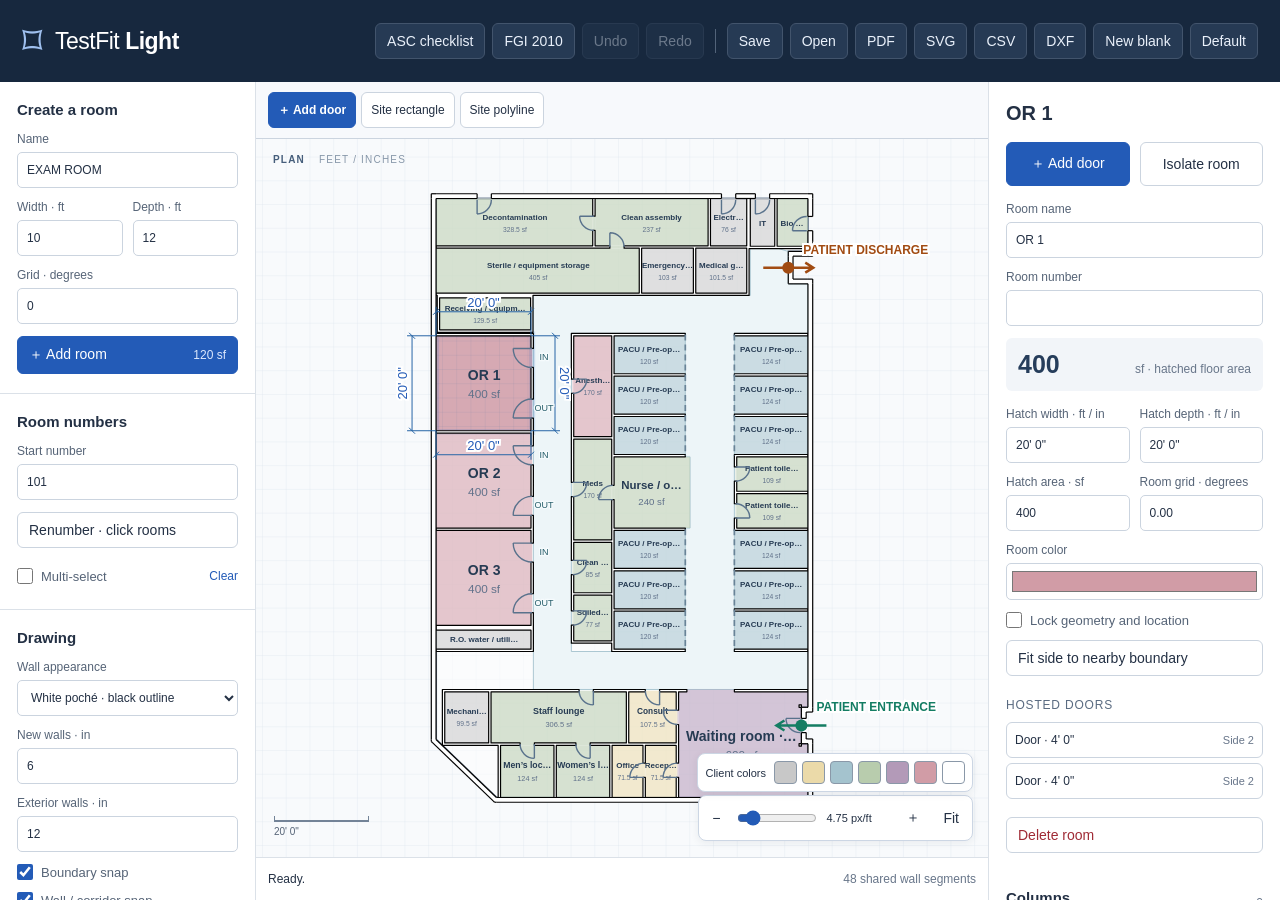
<file: index.html>
<!doctype html>
<html lang="en">
<head><meta charset="utf-8"><meta name="viewport" content="width=device-width, initial-scale=1"><title>TestFit Light</title><meta name="description" content="A straight-sided architectural test-fit editor with boundary alignment, shared walls, groups, doors and curtains."><link rel="stylesheet" href="styles.css?v=pdf-scale-74">
<style>.header-actions .reference-link{display:inline-flex;align-items:center;white-space:nowrap;background:#263a54;color:#eaf1fb;border:1px solid #42546c;border-radius:6px;padding:9px 11px;min-height:36px;text-decoration:none}.header-actions .reference-link:hover{background:#314b6c;border-color:#8caad6}@media(max-width:1100px){.header-actions .reference-link{padding:8px}}</style>
</head>
<body>
  <header><div class="brand"><span class="brand-mark" aria-hidden="true">⌑</span><div><h1>TestFit <strong>Light</strong></h1></div></div><div class="header-actions"><a class="reference-link" href="asc-checklist.html" target="_blank" rel="noopener noreferrer" title="Texas ASC room requirements and chapter references">ASC checklist</a><a class="reference-link" href="fgi-2010-checklist.html" target="_blank" rel="noopener noreferrer" title="FGI 2010 ASC detailed review checklist">FGI 2010</a><button id="undo" title="Undo (Ctrl+Z)">Undo</button><button id="redo" title="Redo (Ctrl+Shift+Z)">Redo</button><span class="divider"></span><button id="save">Save</button><button id="open">Open</button><button id="exportPdf" title="Clean PDF · 1/8 inch = 1 foot">PDF</button><button id="export" title="Wall centerlines + door leaves and swing arcs · no fills or reference outlines · full-size feet">SVG</button><button id="exportCsv" title="Room program: net hatch areas and feet/inches A × B dimensions">CSV</button><button id="exportDxf" title="Editable wall-centerline curves · 1 CAD unit = 1 foot">DXF</button><button id="blank">New blank</button><button id="sample" title="Default layout">Default</button><input id="file" type="file" accept=".json" hidden></div></header>
  <main>
    <aside class="left" id="roomsPanel">
      <section><h2>Create a room</h2><form id="createForm"><label>Name<input id="newName" value="EXAM ROOM" maxlength="48" required></label><div class="two"><label>Width · ft<input id="newWidth" type="number" min="2" max="500" step="0.25" value="10" required></label><label>Depth · ft<input id="newDepth" type="number" min="2" max="500" step="0.25" value="12" required></label></div><div><label>Grid · degrees<input id="newAngle" type="number" min="-180" max="180" step="1" value="0"></label></div><button class="primary wide" type="submit">＋ Add room <span id="newArea">120 sf</span></button></form></section>
      <section><h2>Room numbers</h2><label>Start number<input id="numberStart" value="101" maxlength="32" placeholder="A-101"></label><button id="renumberRooms" class="wide">Renumber · click rooms</button><div class="selection-tools"><label class="check"><input id="multi" type="checkbox"> Multi-select</label><button id="clearSelection" class="text-button">Clear</button></div></section>
      <section><h2>Drawing</h2><label>Wall appearance<select id="wallStyle"><option value="black">Solid black</option><option value="poche" selected>White poché · black outline</option><option value="hatch">Hatched poché · black outline</option></select></label><label>New walls · in<input id="defaultThickness" type="number" min="1" max="36" step="0.5" value="6"></label><label>Exterior walls · in<input id="exteriorThickness" type="number" min="1" max="36" step="0.5" value="12"></label><label class="check"><input id="boundarySnap" type="checkbox" checked> Boundary snap</label><label class="check"><input id="roomSnap" type="checkbox" checked> Wall / corridor snap</label><label>Solid wall snap<select id="solidWallSnap"><option value="middle">Middle</option><option value="outer">Outer face</option><option value="inner">Inner face</option></select></label><label>Snap distance · ft<input id="snapDistance" type="number" min="0.1" max="10" step="0.25" value="2"></label></section>
    </aside>
    <section class="workspace" id="canvasPanel" aria-label="Plan drawing">
      <div class="toolbar"><div class="boundary-buttons"><button id="addDoor" class="primary" type="button">＋ Add door</button><button id="siteRect">Site rectangle</button><button id="sitePoly">Site polyline</button><button id="finish" hidden>Finish boundary</button><button id="undoPoint" hidden>Undo point</button><button id="cancel" hidden>Cancel</button></div></div>
      <div class="drawing" id="drawing"><svg id="plan" role="img" aria-label="Interactive architectural floor plan" tabindex="0"></svg><div id="isolationBar" class="isolation-bar" hidden><span id="isolationName"></span><button id="exitIsolation" type="button">Exit isolation</button></div><div id="pathDrawingBar" class="path-drawing-bar" hidden><span id="pathDrawingHint">90° corners · click end, then stop.</span><button id="stopDrawing" class="primary" type="button">■ Stop drawing</button></div><div class="canvas-badge">PLAN <span>FEET / INCHES</span></div><div id="clientPalette" class="client-palette" role="group" aria-label="Client room colors"></div><div class="zoom"><button id="zoomOut" aria-label="Zoom out">−</button><input id="zoom" type="range" min="0.5" max="35" step="0.25" value="10" aria-label="Drawing zoom"><output id="zoomValue">10 px/ft</output><button id="zoomIn" aria-label="Zoom in">＋</button><button id="fit">Fit</button></div><div class="scale"><span id="scaleBar"></span><label id="scaleLabel">10&#39; 0&quot;</label></div></div>
      <footer><p id="status" role="status">Ready.</p><output id="wallCount"></output></footer>
    </section>
    <aside class="right" id="propertiesPanel"><div class="inspector-heading"><h2 id="inspectorTitle">EXAM ROOM</h2></div><div id="inspector"></div><section class="corridor-section"><div class="section-heading"><h2>Corridor paths</h2></div><label>New path width · ft<input id="corridorWidth" type="number" min="1" max="100" step="0.25" value="8"></label><label>Path direction<select id="corridorDirection"><option value="ortho" selected>Orthogonal · 90° corners</option><option value="free">Free angle</option></select></label><button id="drawCorridor" class="primary wide">＋ Draw corridor path</button><button id="resumeDrawing" class="wide" type="button" hidden>Resume unfinished path</button><button id="discardDraft" class="text-button" type="button" hidden>Discard unfinished path</button><div id="corridorList" class="side-list"></div></section><section class="boundary-list-section"><div class="section-heading"><h2>Boundaries</h2><span id="boundaryCount"></span></div><div id="boundaryList"></div><div id="exclusionControls"></div><details><summary>Import / edit boundary</summary><input id="svgFile" type="file" accept=".svg,.json,image/svg+xml,application/json" hidden><button id="svgChoose" class="wide" type="button">Choose SVG or JSON file</button><p id="svgNotice" class="hint"></p><label>Outline<select id="svgOutline"></select></label><label>Actual overall width · ft<input id="svgWidth" type="number" min="0.01" max="10000" step="any" value="177"></label><div class="two"><label>Left X · ft<input id="svgX" type="number" step="any" value="0"></label><label>Top Y · ft<input id="svgY" type="number" step="any" value="0"></label></div><label>Apply as<select id="svgMode"><option value="study">Separate boundary-only study</option><option value="replace">Replace boundary · keep rooms in place</option></select></label><div id="svgPreview"></div><button id="svgApply" class="primary wide" type="button" disabled>Apply boundary</button></details><p id="projectNote" class="notice warning" hidden></p></section></aside>
  </main>
  <nav class="mobile-nav"><a href="#canvasPanel">Plan</a><a href="#roomsPanel">Rooms</a><a href="#propertiesPanel">Properties</a></nav>
  <dialog id="pdfDialog" aria-labelledby="pdfTitle">
    <h2 id="pdfTitle">Export vector PDF</h2>
    <label>Content<select id="pdfScope"><option value="view">Current view</option><option value="plan">Whole plan</option></select></label>
    <label>Paper<select id="pdfPaper"><option value="auto">Auto sheet · exact scale</option><option value="letter">Letter · 8.5 × 11 in</option><option value="tabloid">Tabloid · 11 × 17 in</option><option value="archC">Arch C · 18 × 24 in</option><option value="archD">Arch D · 24 × 36 in</option></select></label>
    <p id="pdfSheet" role="status"></p>
    <p class="hint">Vector · 1/8″ = 1′-0″ · Print at Actual size / 100%. No grid or editing controls.</p>
    <p id="pdfError" class="danger" role="alert"></p>
    <div class="pdf-actions"><button id="pdfCancel" type="button">Cancel</button><button id="pdfDownload" type="button" class="primary">Download PDF</button></div>
  </dialog>
  <script src="pdf-vendor.js?v=vector-pdf-75"></script><script src="pdf-export.js?v=vector-pdf-75"></script><script src="geometry.js?v=corridor-wall-edge-73"></script><script src="edit-tools.js?v=solid-wall-snap-71"></script><script src="hosted-doors.js?v=solid-wall-snap-71"></script><script src="cad-export.js?v=solid-wall-snap-71"></script><script src="default-project.js?v=solid-wall-snap-71"></script><script src="september-studies.js?v=solid-wall-snap-71"></script><script src="app.js?v=pdf-scale-74"></script>
</body></html>
</file>
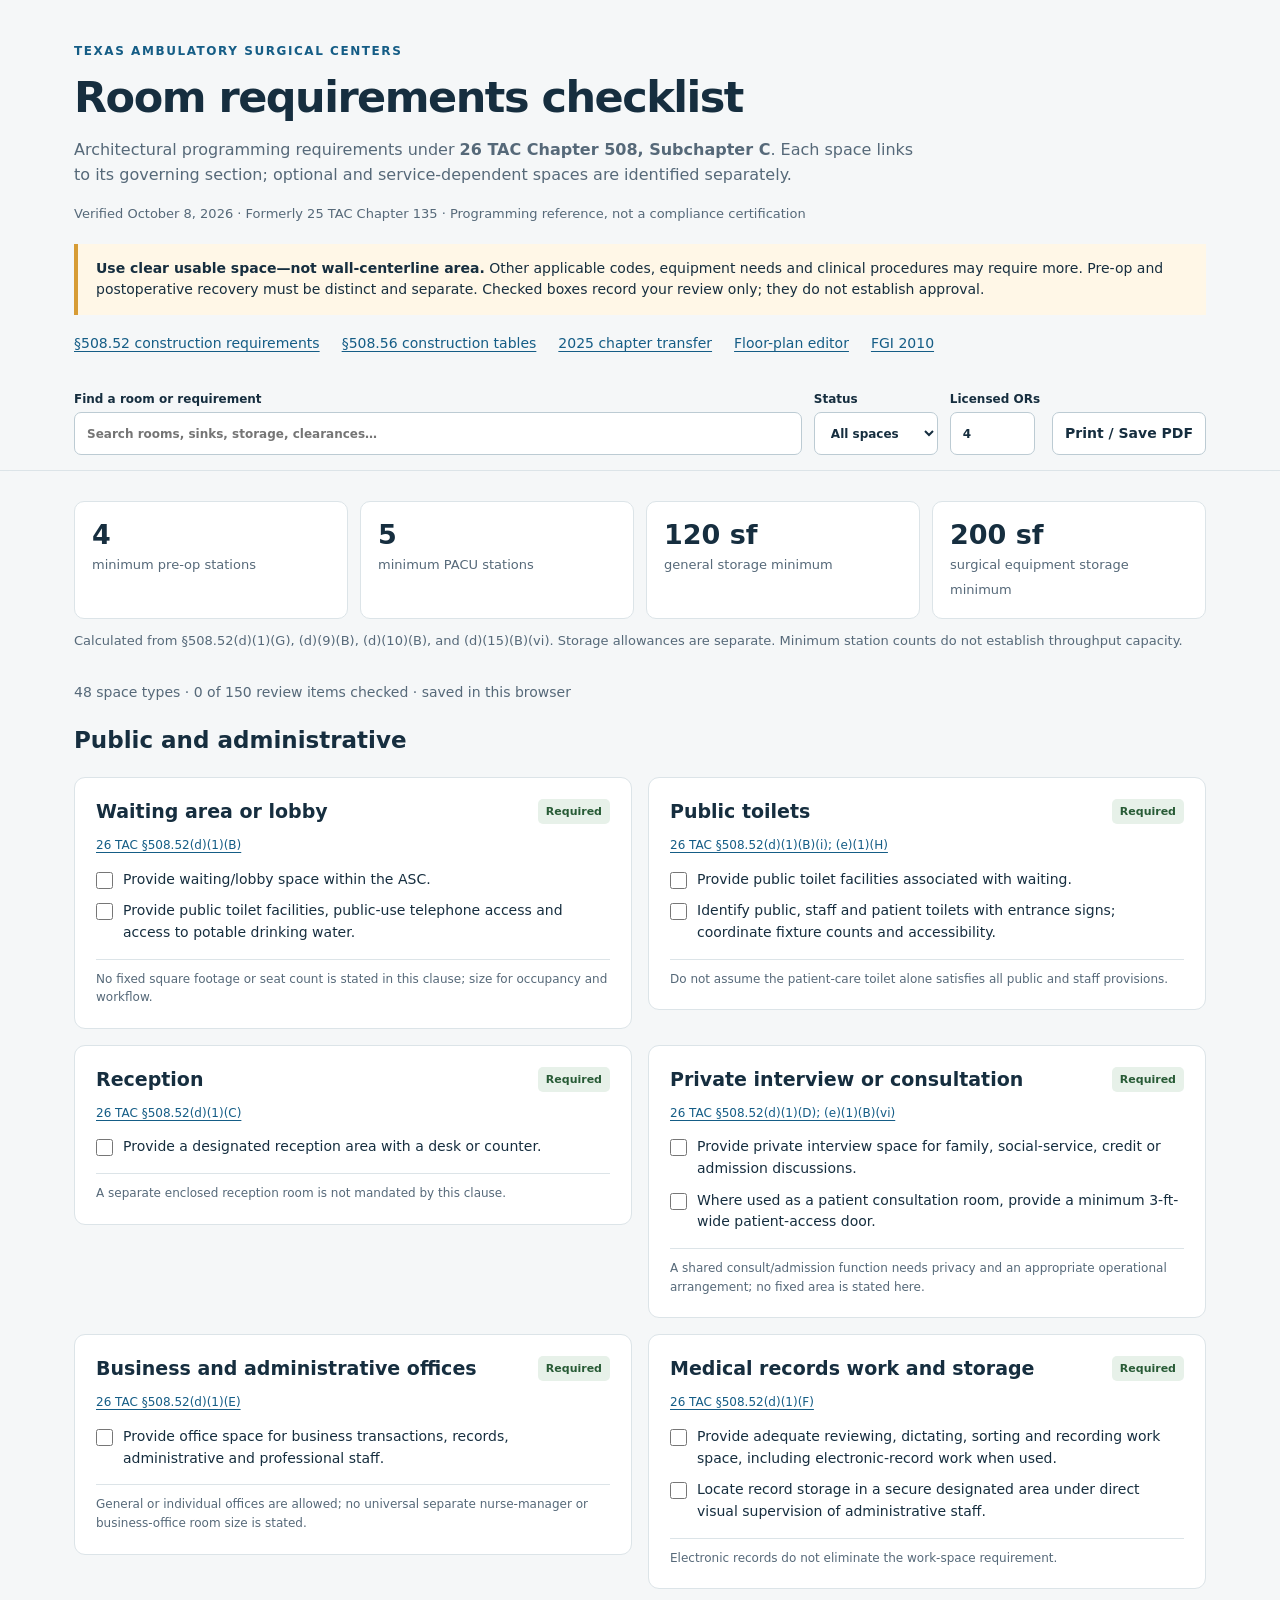
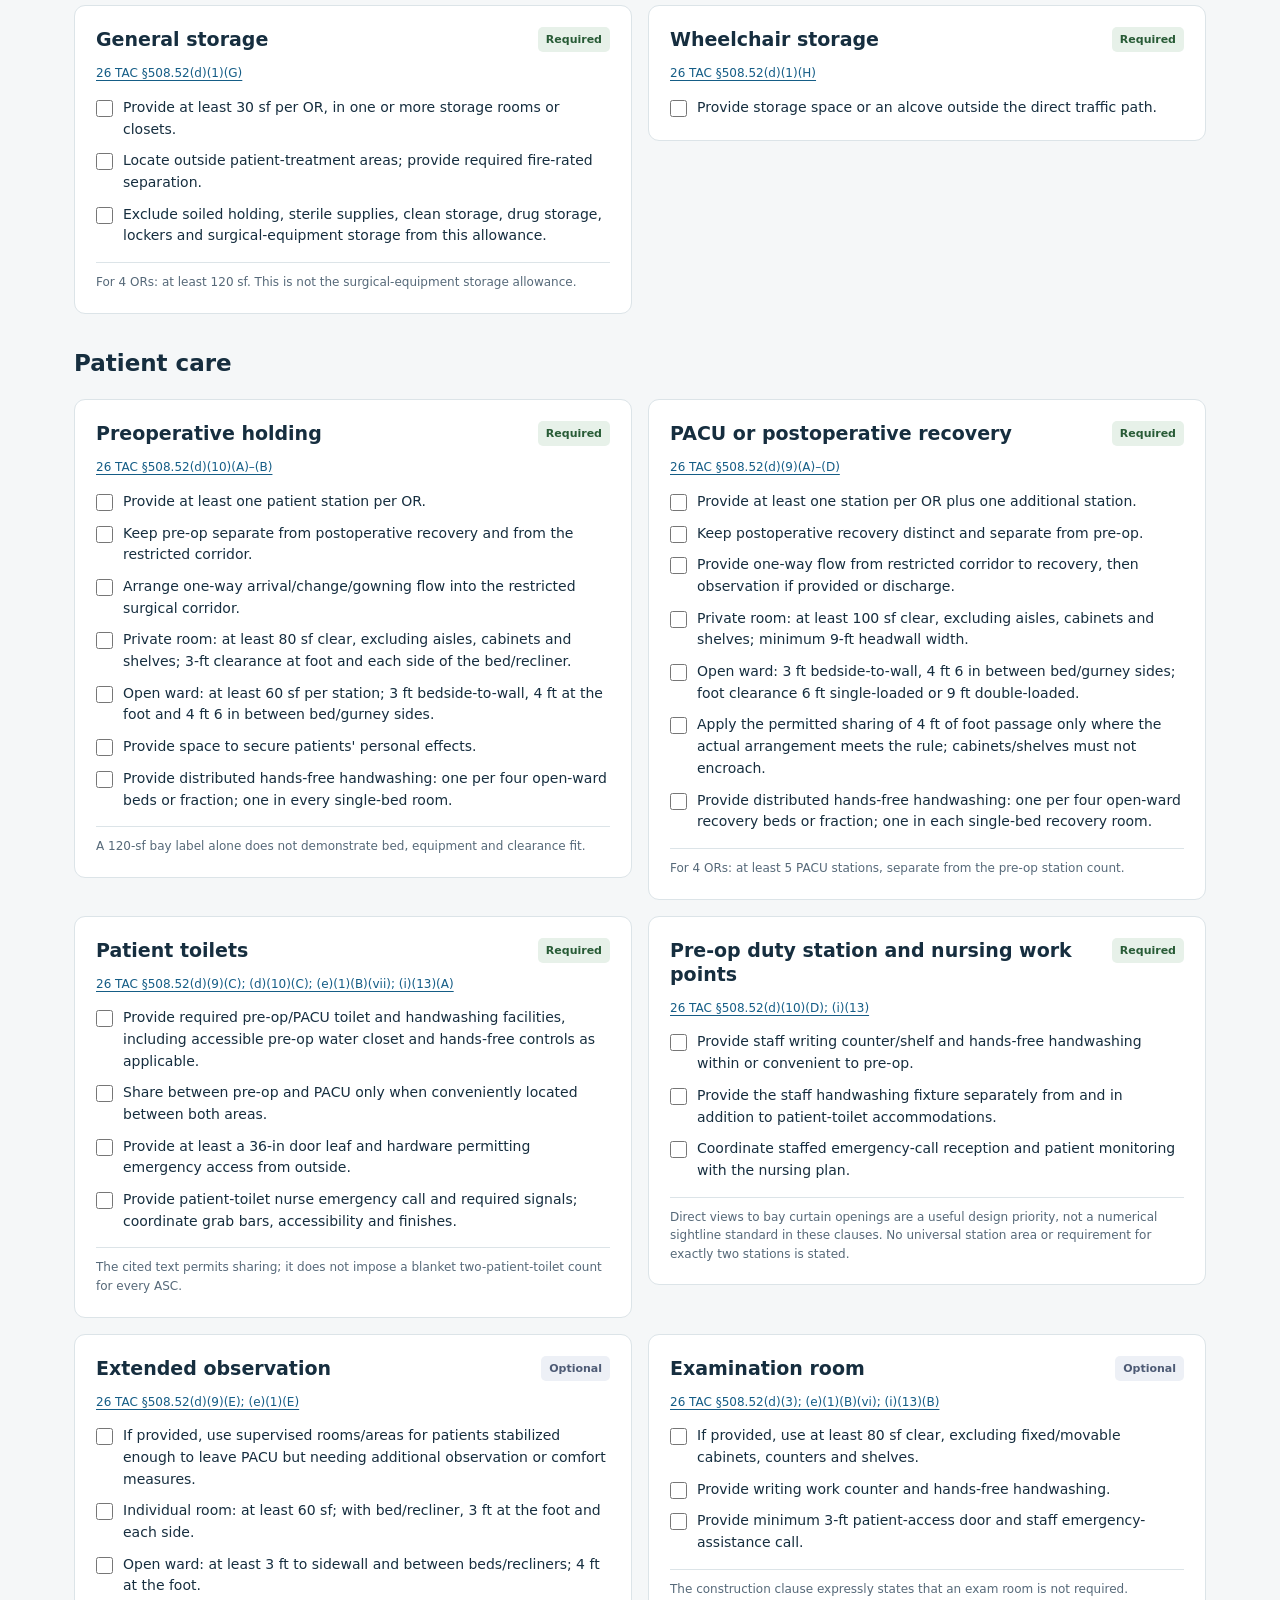
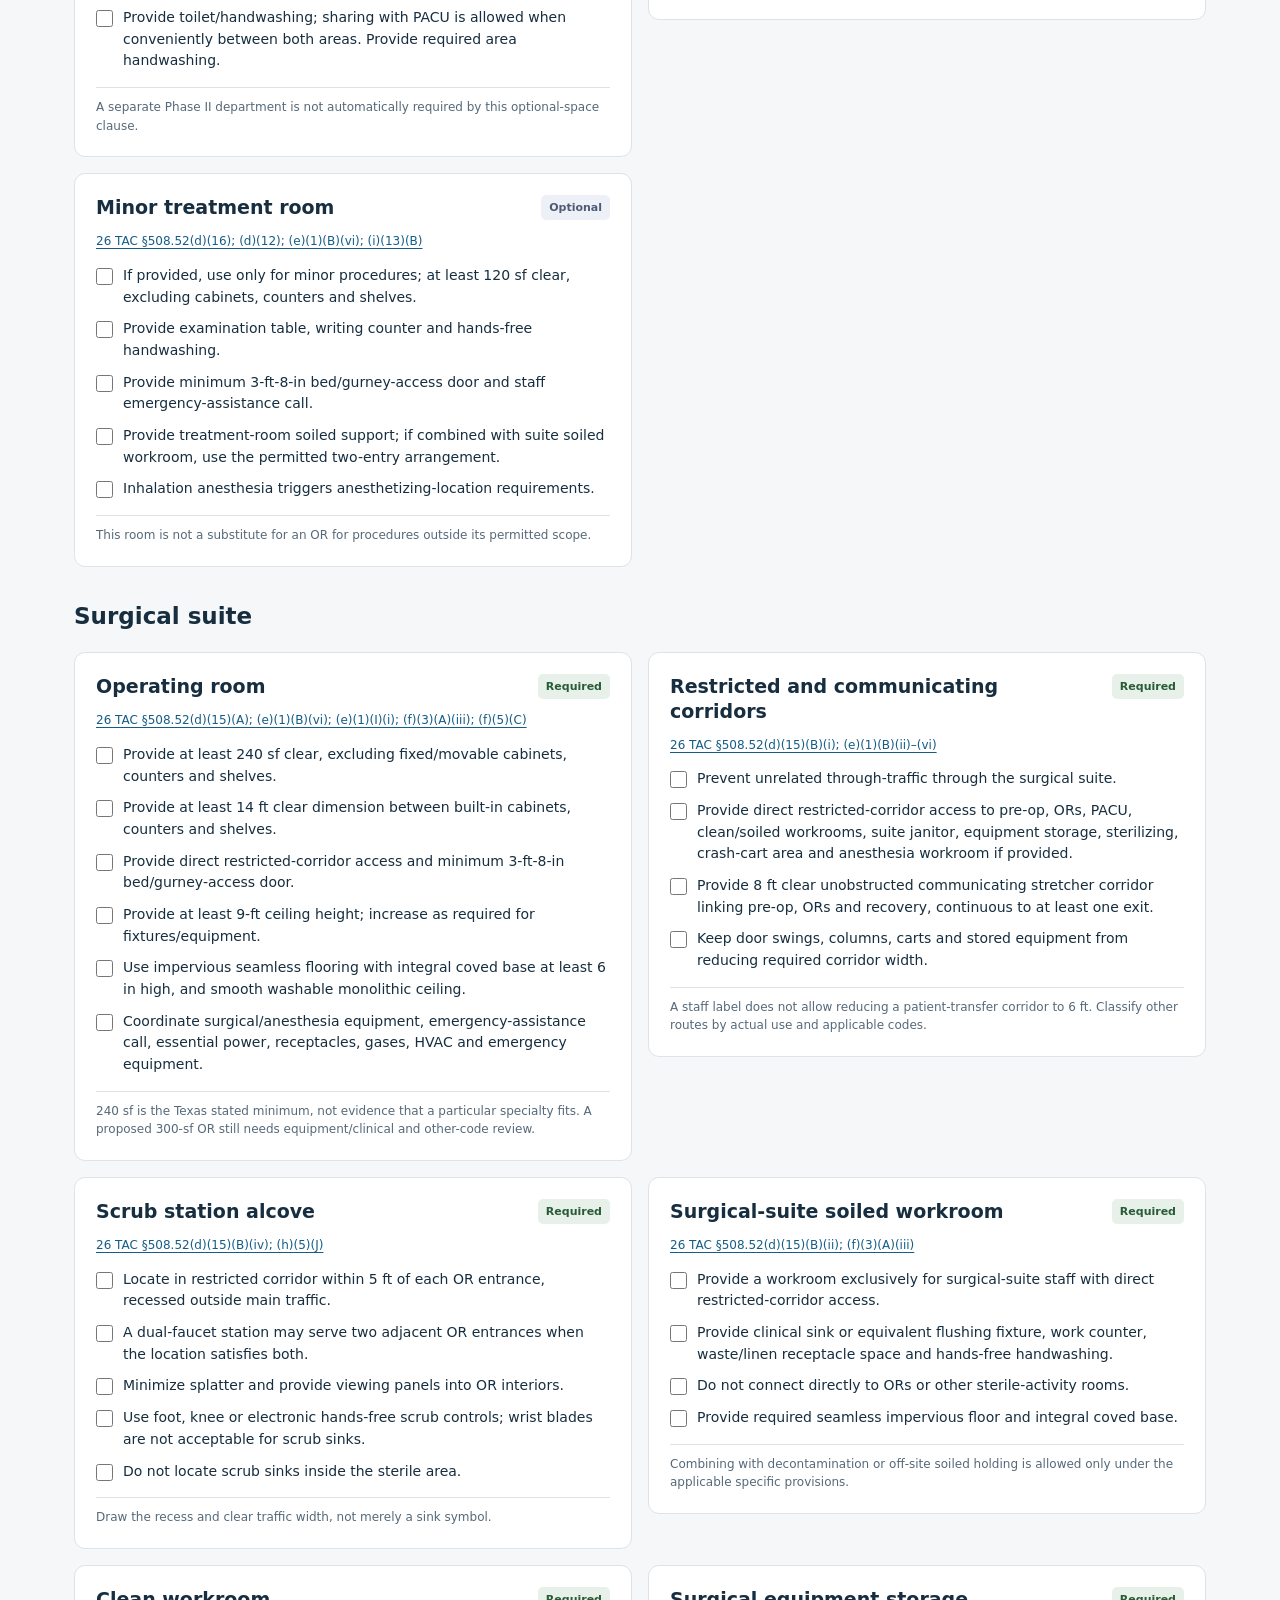
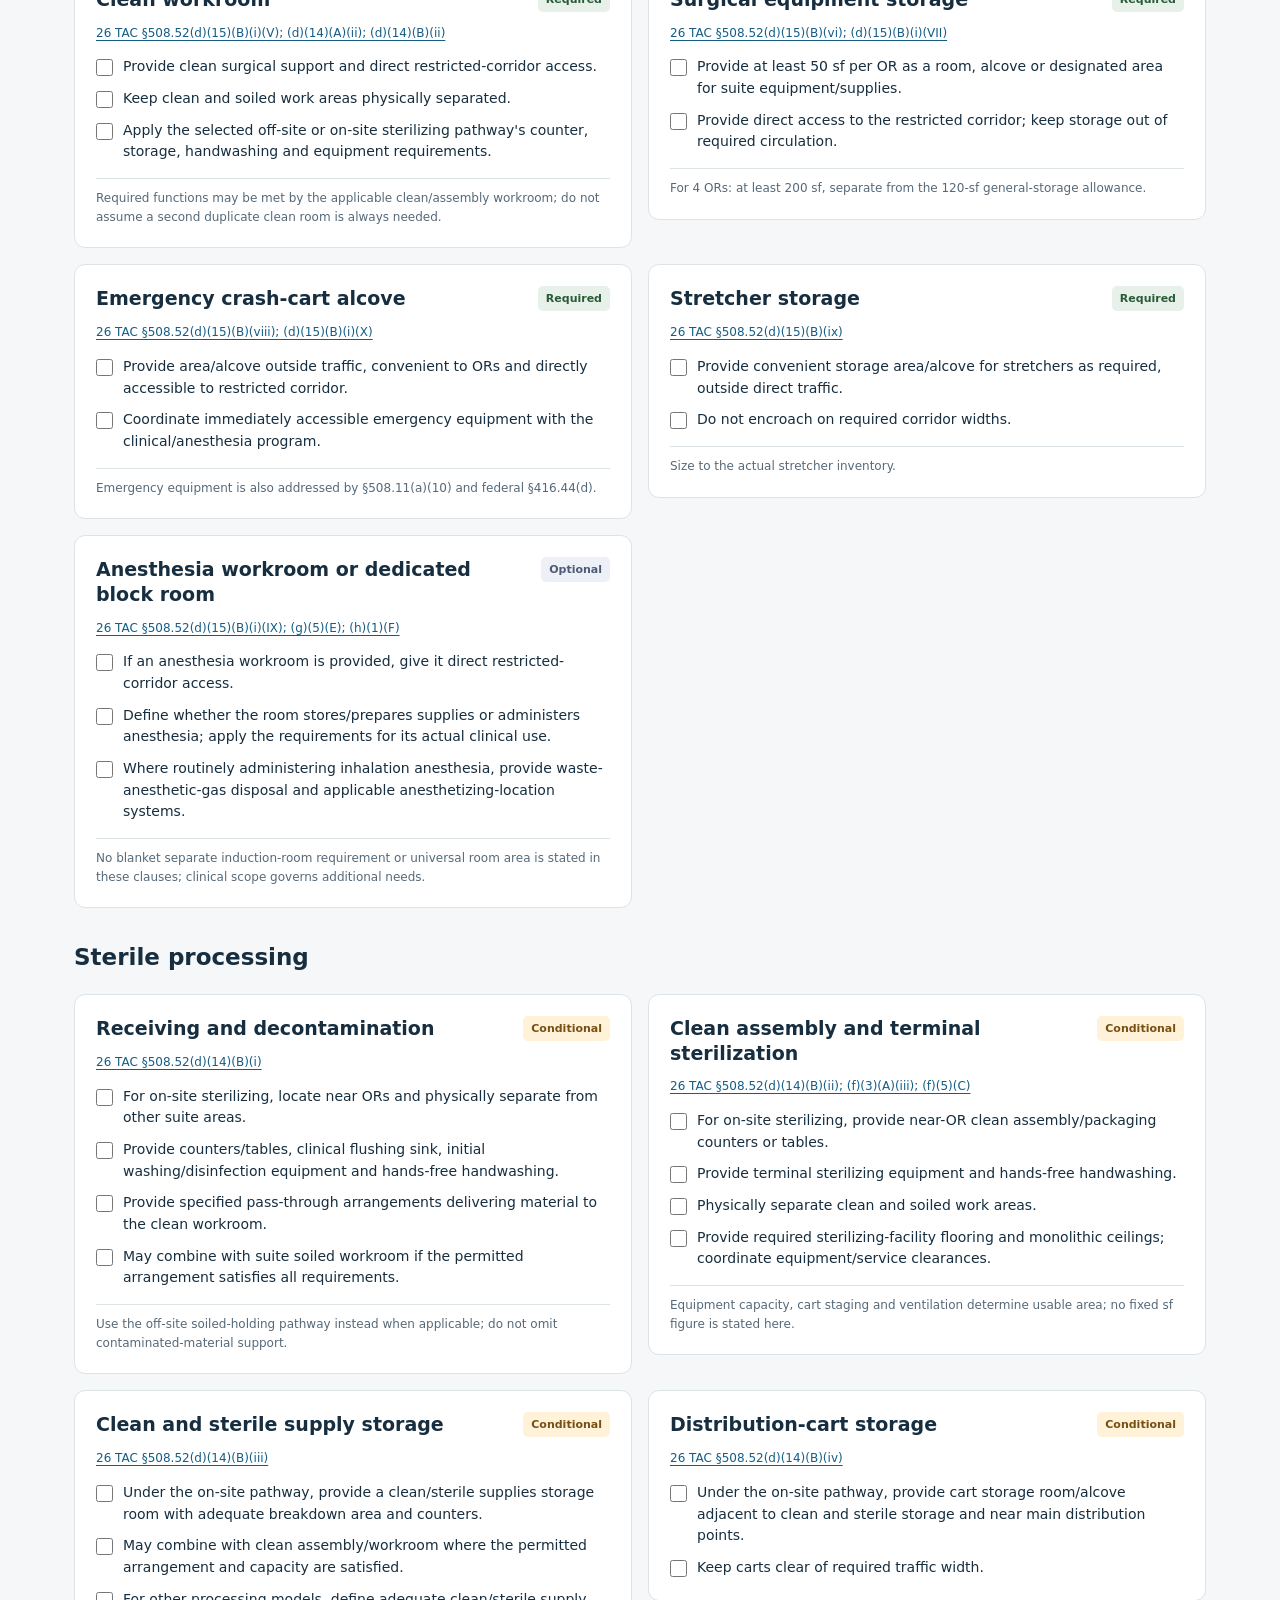
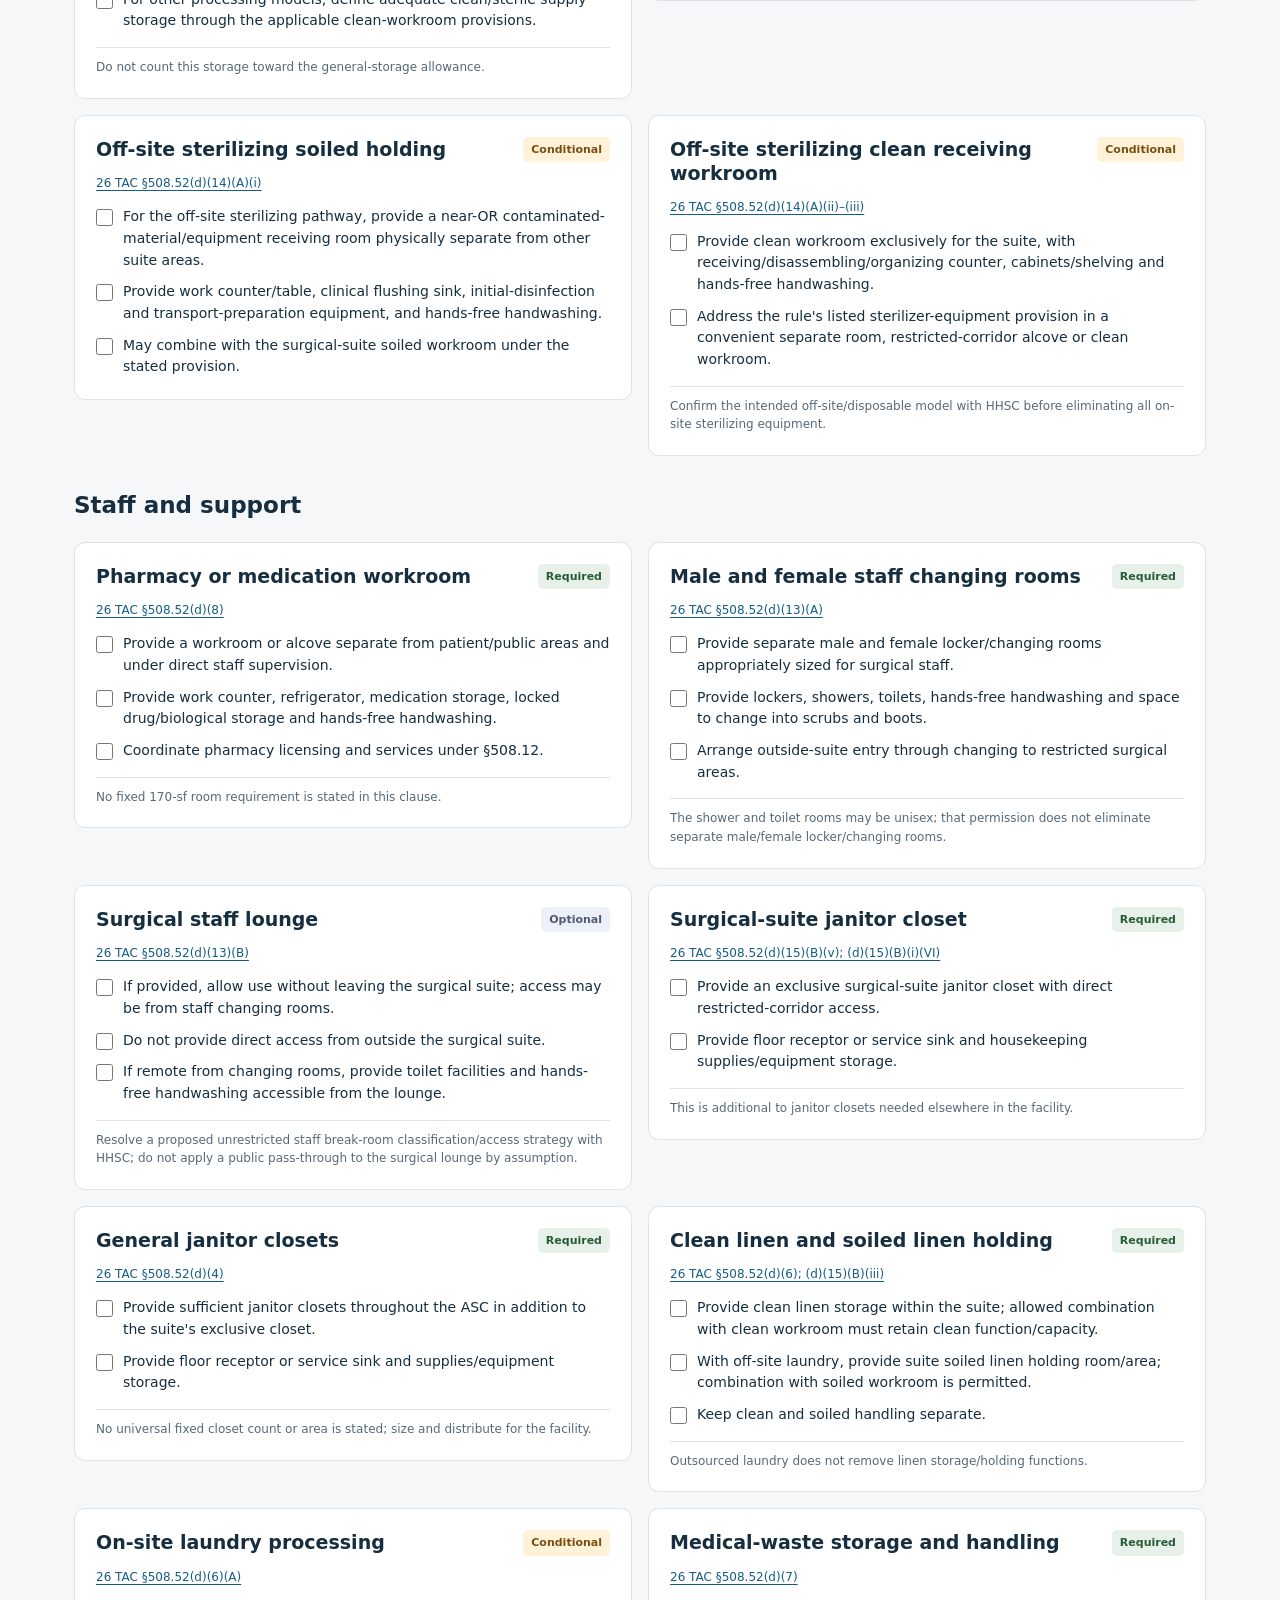
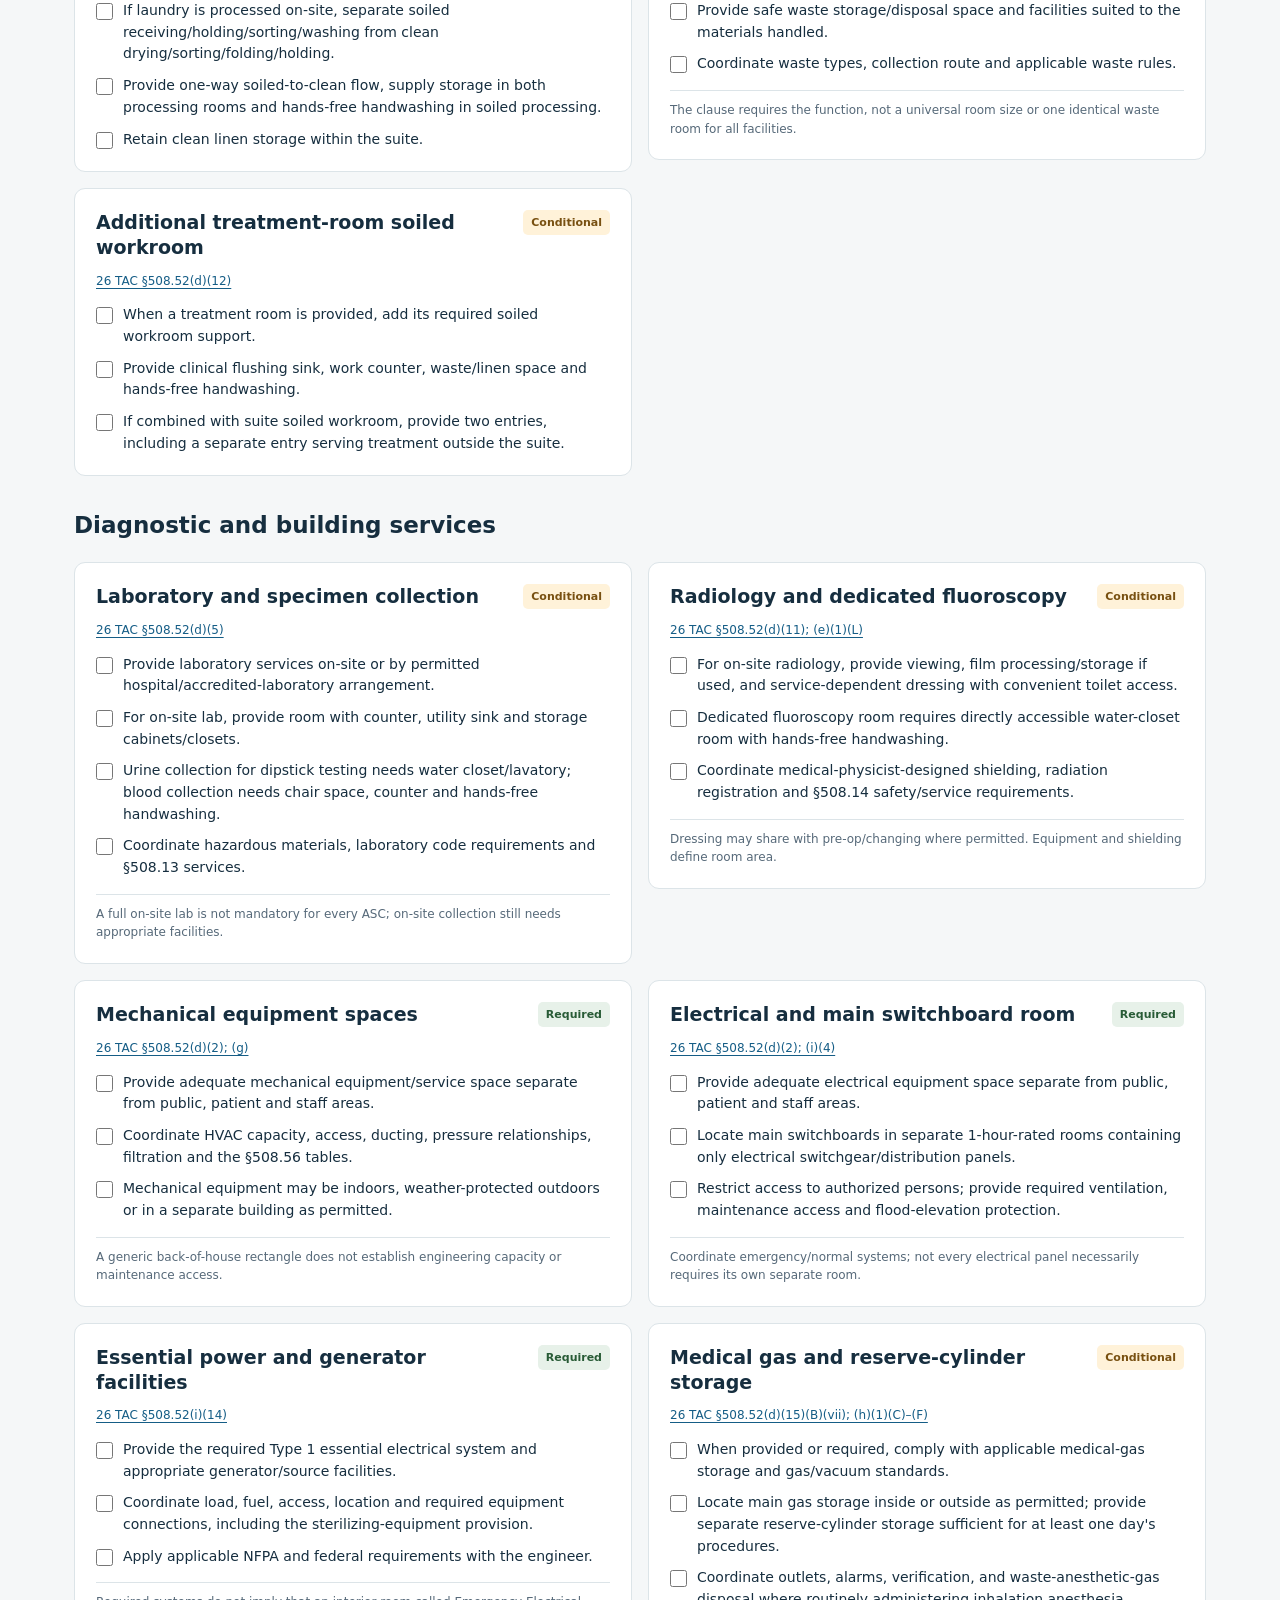
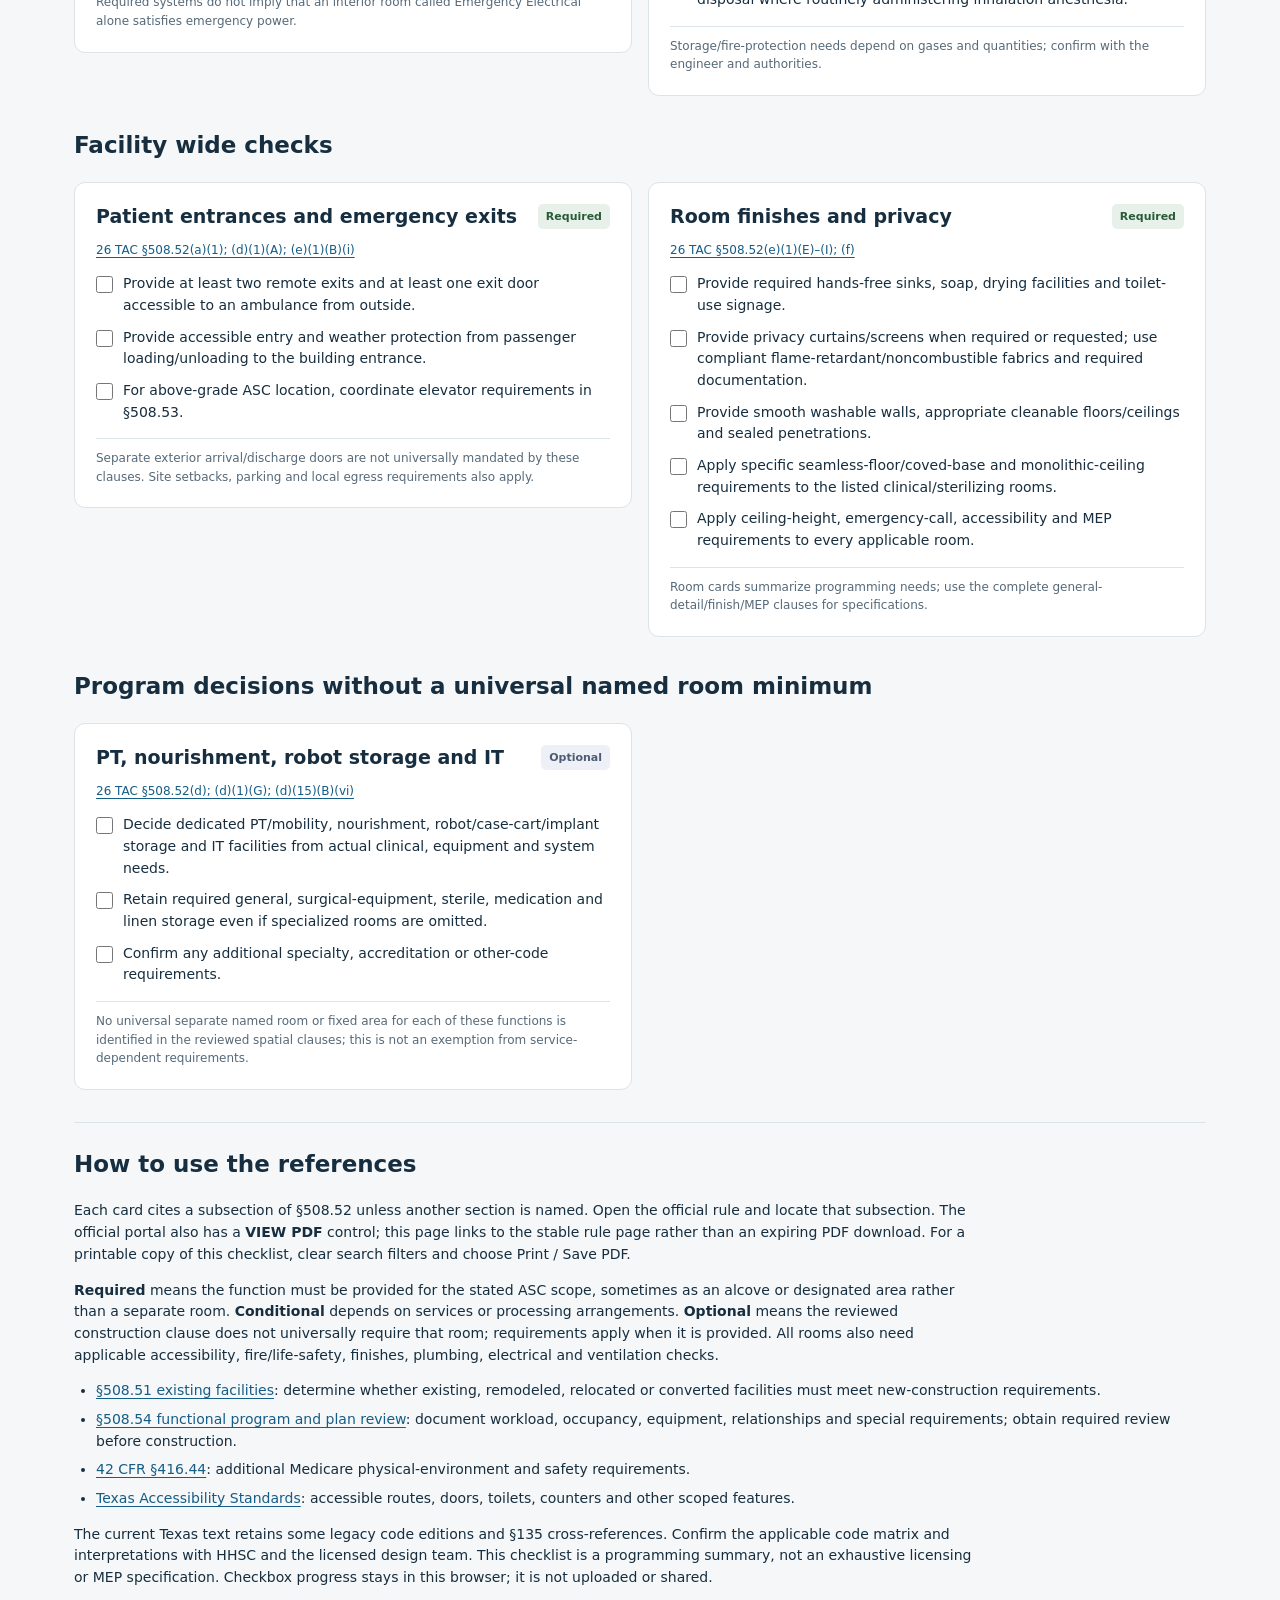
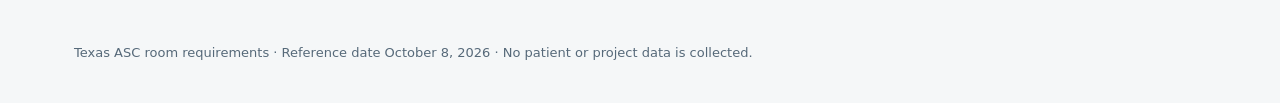
<file: asc-checklist.html>
<!doctype html>
<html lang="en">
<head>
<meta charset="utf-8"><meta name="viewport" content="width=device-width,initial-scale=1">
<title>Texas ASC room requirements checklist</title>
<meta name="description" content="Room-by-room architectural programming checklist for Texas ambulatory surgical centers, with current Chapter 508 references.">
<style>
:root{color-scheme:light;--ink:#162e3f;--muted:#566979;--blue:#155d86;--line:#dce4e8;--paper:#fff;--bg:#f5f7f8}*{box-sizing:border-box}body{margin:0;background:var(--bg);color:var(--ink);font:16px/1.55 system-ui,-apple-system,Segoe UI,sans-serif}a{color:var(--blue);text-underline-offset:3px}a:focus-visible,button:focus-visible,input:focus-visible,select:focus-visible{outline:3px solid #e6a23c;outline-offset:3px}header,main,footer{max-width:1180px;margin:auto;padding:30px 24px}header{padding-top:42px;padding-bottom:20px}.eyebrow{color:var(--blue);font-size:12px;font-weight:750;letter-spacing:.13em;text-transform:uppercase}h1{font-size:clamp(29px,4vw,43px);line-height:1.15;margin:12px 0 16px;letter-spacing:-.035em}h2{font-size:23px;margin:0 0 18px}h3{font-size:19px;line-height:1.3;margin:0}.lede{max-width:840px;margin:0 0 16px;color:var(--muted)}.meta{font-size:13px;color:var(--muted)}.notice{border-left:4px solid #d79c35;padding:14px 18px;background:#fff7e7;margin:20px 0 0;font-size:14px}.sources{display:flex;flex-wrap:wrap;gap:8px 22px;margin-top:18px;font-size:14px}.toolbar{position:sticky;top:0;z-index:3;background:#f5f7f8f5;backdrop-filter:blur(8px);border-bottom:1px solid var(--line)}.tools{max-width:1180px;margin:auto;padding:15px 24px;display:flex;flex-wrap:wrap;align-items:end;gap:12px}.field{display:grid;gap:4px;font-size:12px;font-weight:650}.field:first-child{flex:1;min-width:220px}input[type=search],input[type=number],select,button{font:inherit;color:var(--ink);border:1px solid #bccbd3;background:white;border-radius:7px;padding:10px 12px;min-height:43px}input[type=number]{width:85px}button{cursor:pointer;font-size:14px;font-weight:650}button:hover{border-color:var(--blue)}.summary{display:grid;grid-template-columns:repeat(4,1fr);gap:12px;margin-bottom:12px}.metric{background:var(--paper);border:1px solid var(--line);padding:17px;border-radius:10px}.metric strong{display:block;font-size:27px;line-height:1.2}.metric span{font-size:13px;color:var(--muted)}.explain{font-size:13px;color:var(--muted);margin:0 0 30px}.count{font-size:14px;color:var(--muted);margin:0 0 20px}.group{margin-bottom:32px}.cards{display:grid;grid-template-columns:repeat(2,minmax(0,1fr));gap:16px;align-items:start}.card{background:var(--paper);border:1px solid var(--line);border-radius:11px;padding:21px;break-inside:avoid}.card-top{display:flex;justify-content:space-between;align-items:start;gap:14px;margin-bottom:8px}.badge{font-size:11px;white-space:nowrap;padding:4px 8px;border-radius:5px;background:#e7f1e9;color:#285b36;font-weight:750}.badge.conditional{background:#fff2d9;color:#785011}.badge.optional{background:#edf0f6;color:#4e5b75}.ref{font-size:12px;display:inline-block;margin:0 0 14px}.reqs{display:grid;gap:10px}.req{display:flex;align-items:start;gap:10px;font-size:14px}.req input{accent-color:var(--blue);width:17px;height:17px;flex:none;margin:3px 0 0}.req:has(input:checked) span{color:#5f7379}.note{font-size:12px;color:var(--muted);border-top:1px solid var(--line);padding-top:10px;margin:15px 0 0}.empty{background:white;padding:30px;border:1px solid var(--line);border-radius:10px}.guide{border-top:1px solid var(--line);padding-top:24px;margin-top:25px;font-size:14px}.guide p{max-width:900px}.guide ul{padding-left:22px}.guide li{margin:7px 0}footer{font-size:13px;color:var(--muted);padding-top:10px;padding-bottom:40px}#storageWarning{display:none;color:#8c461b;font-size:13px}noscript{display:block;padding:24px;background:#fff7e7} @media(max-width:680px){header,main,footer{padding-left:16px;padding-right:16px}.tools{padding:12px 16px}.cards{grid-template-columns:1fr}.summary{grid-template-columns:1fr 1fr}.field:first-child{flex-basis:100%}.card{padding:18px}.card-top{flex-wrap:wrap}.toolbar{position:static}}@media print{body{background:white;font-size:11pt}.toolbar,.sources .editor-link{display:none}header,main,footer{max-width:none;padding:12px 0}.notice{background:white}.summary{margin-bottom:12px}.card{border-radius:0;padding:12px}.cards{gap:10px}.req{font-size:10pt}.card h3{font-size:13pt}.ref,.note,.meta{font-size:9pt}a{color:inherit}h2{break-after:avoid}.group{break-inside:auto}.guide{break-before:auto}}
</style>
</head>
<body>
<header>
<div class="eyebrow">Texas ambulatory surgical centers</div>
<h1>Room requirements checklist</h1>
<p class="lede">Architectural programming requirements under <strong>26 TAC Chapter 508, Subchapter C</strong>. Each space links to its governing section; optional and service-dependent spaces are identified separately.</p>
<div class="meta">Verified October 8, 2026 · Formerly 25 TAC Chapter 135 · Programming reference, not a compliance certification</div>
<div class="notice"><strong>Use clear usable space—not wall-centerline area.</strong> Other applicable codes, equipment needs and clinical procedures may require more. Pre-op and postoperative recovery must be distinct and separate. Checked boxes record your review only; they do not establish approval.</div>
<nav class="sources" aria-label="Primary sources"><a href="https://texas-sos.appianportalsgov.com/rules-and-meetings?recordId=223739&amp;queryAsDate=10%2F08%2F2026&amp;interface=VIEW_TAC_SUMMARY" target="_blank" rel="noopener">§508.52 construction requirements</a><a href="https://texas-sos.appianportalsgov.com/rules-and-meetings?recordId=223743&amp;queryAsDate=10%2F08%2F2026&amp;interface=VIEW_TAC_SUMMARY" target="_blank" rel="noopener">§508.56 construction tables</a><a href="https://www.sos.texas.gov/texreg/transfers/hhsc010325.html" target="_blank" rel="noopener">2025 chapter transfer</a><a class="editor-link" href="./">Floor-plan editor</a><a href="fgi-2010-checklist.html">FGI 2010</a></nav>
</header>
<section class="toolbar" aria-label="Checklist controls"><div class="tools">
<label class="field">Find a room or requirement<input type="search" id="search" placeholder="Search rooms, sinks, storage, clearances…"></label>
<label class="field">Status<select id="status"><option value="all">All spaces</option><option value="Required">Required</option><option value="Conditional">Conditional</option><option value="Optional">Optional</option></select></label>
<label class="field">Licensed ORs<input id="orCount" type="number" min="1" max="50" step="1" value="4"></label>
<button id="print" type="button">Print / Save PDF</button>
</div></section>
<main>
<section class="summary" aria-label="Count based minimums"><div class="metric"><strong id="preopMin">4</strong><span>minimum pre-op stations</span></div><div class="metric"><strong id="pacuMin">5</strong><span>minimum PACU stations</span></div><div class="metric"><strong id="generalMin">120 sf</strong><span>general storage minimum</span></div><div class="metric"><strong id="equipmentMin">200 sf</strong><span>surgical equipment storage minimum</span></div></section>
<p class="explain">Calculated from §508.52(d)(1)(G), (d)(9)(B), (d)(10)(B), and (d)(15)(B)(vi). Storage allowances are separate. Minimum station counts do not establish throughput capacity.</p>
<p id="progress" class="count" aria-live="polite"></p><p id="storageWarning">Your browser cannot save checkbox progress. The checklist still works for this visit.</p>
<div id="checklist"></div>
<section class="guide">
<h2>How to use the references</h2>
<p>Each card cites a subsection of §508.52 unless another section is named. Open the official rule and locate that subsection. The official portal also has a <strong>VIEW PDF</strong> control; this page links to the stable rule page rather than an expiring PDF download. For a printable copy of this checklist, clear search filters and choose Print / Save PDF.</p>
<p><strong>Required</strong> means the function must be provided for the stated ASC scope, sometimes as an alcove or designated area rather than a separate room. <strong>Conditional</strong> depends on services or processing arrangements. <strong>Optional</strong> means the reviewed construction clause does not universally require that room; requirements apply when it is provided. All rooms also need applicable accessibility, fire/life-safety, finishes, plumbing, electrical and ventilation checks.</p>
<ul>
<li><a href="https://texas-sos.appianportalsgov.com/rules-and-meetings?recordId=223738&amp;queryAsDate=10%2F08%2F2026&amp;interface=VIEW_TAC_SUMMARY" target="_blank" rel="noopener">§508.51 existing facilities</a>: determine whether existing, remodeled, relocated or converted facilities must meet new-construction requirements.</li>
<li><a href="https://texas-sos.appianportalsgov.com/rules-and-meetings?recordId=223741&amp;queryAsDate=10%2F08%2F2026&amp;interface=VIEW_TAC_SUMMARY" target="_blank" rel="noopener">§508.54 functional program and plan review</a>: document workload, occupancy, equipment, relationships and special requirements; obtain required review before construction.</li>
<li><a href="https://www.ecfr.gov/current/title-42/chapter-IV/subchapter-B/part-416/subpart-C/section-416.44" target="_blank" rel="noopener">42 CFR §416.44</a>: additional Medicare physical-environment and safety requirements.</li>
<li><a href="https://www.tdlr.texas.gov/ab/abtas.htm" target="_blank" rel="noopener">Texas Accessibility Standards</a>: accessible routes, doors, toilets, counters and other scoped features.</li>
</ul>
<p>The current Texas text retains some legacy code editions and §135 cross-references. Confirm the applicable code matrix and interpretations with HHSC and the licensed design team. This checklist is a programming summary, not an exhaustive licensing or MEP specification. Checkbox progress stays in this browser; it is not uploaded or shared.</p>
</section>
</main><noscript>This checklist needs JavaScript to display the room cards. Use the official §508.52 link above for the complete rule.</noscript>
<footer>Texas ASC room requirements · Reference date October 8, 2026 · No patient or project data is collected.</footer>
<script id="room-data" type="application/json">
[
{"id":"waiting","group":"Public and administrative","name":"Waiting area or lobby","status":"Required","refs":["(d)(1)(B)"],"items":["Provide waiting/lobby space within the ASC.","Provide public toilet facilities, public-use telephone access and access to potable drinking water."],"note":"No fixed square footage or seat count is stated in this clause; size for occupancy and workflow."},
{"id":"public-wc","group":"Public and administrative","name":"Public toilets","status":"Required","refs":["(d)(1)(B)(i)","(e)(1)(H)"],"items":["Provide public toilet facilities associated with waiting.","Identify public, staff and patient toilets with entrance signs; coordinate fixture counts and accessibility."],"note":"Do not assume the patient-care toilet alone satisfies all public and staff provisions."},
{"id":"reception","group":"Public and administrative","name":"Reception","status":"Required","refs":["(d)(1)(C)"],"items":["Provide a designated reception area with a desk or counter."],"note":"A separate enclosed reception room is not mandated by this clause."},
{"id":"interview","group":"Public and administrative","name":"Private interview or consultation","status":"Required","refs":["(d)(1)(D)","(e)(1)(B)(vi)"],"items":["Provide private interview space for family, social-service, credit or admission discussions.","Where used as a patient consultation room, provide a minimum 3-ft-wide patient-access door."],"note":"A shared consult/admission function needs privacy and an appropriate operational arrangement; no fixed area is stated here."},
{"id":"office","group":"Public and administrative","name":"Business and administrative offices","status":"Required","refs":["(d)(1)(E)"],"items":["Provide office space for business transactions, records, administrative and professional staff."],"note":"General or individual offices are allowed; no universal separate nurse-manager or business-office room size is stated."},
{"id":"records","group":"Public and administrative","name":"Medical records work and storage","status":"Required","refs":["(d)(1)(F)"],"items":["Provide adequate reviewing, dictating, sorting and recording work space, including electronic-record work when used.","Locate record storage in a secure designated area under direct visual supervision of administrative staff."],"note":"Electronic records do not eliminate the work-space requirement."},
{"id":"general-storage","group":"Public and administrative","name":"General storage","status":"Required","refs":["(d)(1)(G)"],"items":["Provide at least 30 sf per OR, in one or more storage rooms or closets.","Locate outside patient-treatment areas; provide required fire-rated separation.","Exclude soiled holding, sterile supplies, clean storage, drug storage, lockers and surgical-equipment storage from this allowance."],"note":"For 4 ORs: at least 120 sf. This is not the surgical-equipment storage allowance."},
{"id":"wheelchair","group":"Public and administrative","name":"Wheelchair storage","status":"Required","refs":["(d)(1)(H)"],"items":["Provide storage space or an alcove outside the direct traffic path."]},
{"id":"preop","group":"Patient care","name":"Preoperative holding","status":"Required","refs":["(d)(10)(A)–(B)"],"items":["Provide at least one patient station per OR.","Keep pre-op separate from postoperative recovery and from the restricted corridor.","Arrange one-way arrival/change/gowning flow into the restricted surgical corridor.","Private room: at least 80 sf clear, excluding aisles, cabinets and shelves; 3-ft clearance at foot and each side of the bed/recliner.","Open ward: at least 60 sf per station; 3 ft bedside-to-wall, 4 ft at the foot and 4 ft 6 in between bed/gurney sides.","Provide space to secure patients' personal effects.","Provide distributed hands-free handwashing: one per four open-ward beds or fraction; one in every single-bed room."],"note":"A 120-sf bay label alone does not demonstrate bed, equipment and clearance fit."},
{"id":"pacu","group":"Patient care","name":"PACU or postoperative recovery","status":"Required","refs":["(d)(9)(A)–(D)"],"items":["Provide at least one station per OR plus one additional station.","Keep postoperative recovery distinct and separate from pre-op.","Provide one-way flow from restricted corridor to recovery, then observation if provided or discharge.","Private room: at least 100 sf clear, excluding aisles, cabinets and shelves; minimum 9-ft headwall width.","Open ward: 3 ft bedside-to-wall, 4 ft 6 in between bed/gurney sides; foot clearance 6 ft single-loaded or 9 ft double-loaded.","Apply the permitted sharing of 4 ft of foot passage only where the actual arrangement meets the rule; cabinets/shelves must not encroach.","Provide distributed hands-free handwashing: one per four open-ward recovery beds or fraction; one in each single-bed recovery room."],"note":"For 4 ORs: at least 5 PACU stations, separate from the pre-op station count."},
{"id":"patient-wc","group":"Patient care","name":"Patient toilets","status":"Required","refs":["(d)(9)(C)","(d)(10)(C)","(e)(1)(B)(vii)","(i)(13)(A)"],"items":["Provide required pre-op/PACU toilet and handwashing facilities, including accessible pre-op water closet and hands-free controls as applicable.","Share between pre-op and PACU only when conveniently located between both areas.","Provide at least a 36-in door leaf and hardware permitting emergency access from outside.","Provide patient-toilet nurse emergency call and required signals; coordinate grab bars, accessibility and finishes."],"note":"The cited text permits sharing; it does not impose a blanket two-patient-toilet count for every ASC."},
{"id":"nursing","group":"Patient care","name":"Pre-op duty station and nursing work points","status":"Required","refs":["(d)(10)(D)","(i)(13)"],"items":["Provide staff writing counter/shelf and hands-free handwashing within or convenient to pre-op.","Provide the staff handwashing fixture separately from and in addition to patient-toilet accommodations.","Coordinate staffed emergency-call reception and patient monitoring with the nursing plan."],"note":"Direct views to bay curtain openings are a useful design priority, not a numerical sightline standard in these clauses. No universal station area or requirement for exactly two stations is stated."},
{"id":"observation","group":"Patient care","name":"Extended observation","status":"Optional","refs":["(d)(9)(E)","(e)(1)(E)"],"items":["If provided, use supervised rooms/areas for patients stabilized enough to leave PACU but needing additional observation or comfort measures.","Individual room: at least 60 sf; with bed/recliner, 3 ft at the foot and each side.","Open ward: at least 3 ft to sidewall and between beds/recliners; 4 ft at the foot.","Provide toilet/handwashing; sharing with PACU is allowed when conveniently between both areas. Provide required area handwashing."],"note":"A separate Phase II department is not automatically required by this optional-space clause."},
{"id":"exam","group":"Patient care","name":"Examination room","status":"Optional","refs":["(d)(3)","(e)(1)(B)(vi)","(i)(13)(B)"],"items":["If provided, use at least 80 sf clear, excluding fixed/movable cabinets, counters and shelves.","Provide writing work counter and hands-free handwashing.","Provide minimum 3-ft patient-access door and staff emergency-assistance call."],"note":"The construction clause expressly states that an exam room is not required."},
{"id":"treatment","group":"Patient care","name":"Minor treatment room","status":"Optional","refs":["(d)(16)","(d)(12)","(e)(1)(B)(vi)","(i)(13)(B)"],"items":["If provided, use only for minor procedures; at least 120 sf clear, excluding cabinets, counters and shelves.","Provide examination table, writing counter and hands-free handwashing.","Provide minimum 3-ft-8-in bed/gurney-access door and staff emergency-assistance call.","Provide treatment-room soiled support; if combined with suite soiled workroom, use the permitted two-entry arrangement.","Inhalation anesthesia triggers anesthetizing-location requirements."],"note":"This room is not a substitute for an OR for procedures outside its permitted scope."},
{"id":"or","group":"Surgical suite","name":"Operating room","status":"Required","refs":["(d)(15)(A)","(e)(1)(B)(vi)","(e)(1)(I)(i)","(f)(3)(A)(iii)","(f)(5)(C)"],"items":["Provide at least 240 sf clear, excluding fixed/movable cabinets, counters and shelves.","Provide at least 14 ft clear dimension between built-in cabinets, counters and shelves.","Provide direct restricted-corridor access and minimum 3-ft-8-in bed/gurney-access door.","Provide at least 9-ft ceiling height; increase as required for fixtures/equipment.","Use impervious seamless flooring with integral coved base at least 6 in high, and smooth washable monolithic ceiling.","Coordinate surgical/anesthesia equipment, emergency-assistance call, essential power, receptacles, gases, HVAC and emergency equipment."],"note":"240 sf is the Texas stated minimum, not evidence that a particular specialty fits. A proposed 300-sf OR still needs equipment/clinical and other-code review."},
{"id":"restricted","group":"Surgical suite","name":"Restricted and communicating corridors","status":"Required","refs":["(d)(15)(B)(i)","(e)(1)(B)(ii)–(vi)"],"items":["Prevent unrelated through-traffic through the surgical suite.","Provide direct restricted-corridor access to pre-op, ORs, PACU, clean/soiled workrooms, suite janitor, equipment storage, sterilizing, crash-cart area and anesthesia workroom if provided.","Provide 8 ft clear unobstructed communicating stretcher corridor linking pre-op, ORs and recovery, continuous to at least one exit.","Keep door swings, columns, carts and stored equipment from reducing required corridor width."],"note":"A staff label does not allow reducing a patient-transfer corridor to 6 ft. Classify other routes by actual use and applicable codes."},
{"id":"scrub","group":"Surgical suite","name":"Scrub station alcove","status":"Required","refs":["(d)(15)(B)(iv)","(h)(5)(J)"],"items":["Locate in restricted corridor within 5 ft of each OR entrance, recessed outside main traffic.","A dual-faucet station may serve two adjacent OR entrances when the location satisfies both.","Minimize splatter and provide viewing panels into OR interiors.","Use foot, knee or electronic hands-free scrub controls; wrist blades are not acceptable for scrub sinks.","Do not locate scrub sinks inside the sterile area."],"note":"Draw the recess and clear traffic width, not merely a sink symbol."},
{"id":"suite-soiled","group":"Surgical suite","name":"Surgical-suite soiled workroom","status":"Required","refs":["(d)(15)(B)(ii)","(f)(3)(A)(iii)"],"items":["Provide a workroom exclusively for surgical-suite staff with direct restricted-corridor access.","Provide clinical sink or equivalent flushing fixture, work counter, waste/linen receptacle space and hands-free handwashing.","Do not connect directly to ORs or other sterile-activity rooms.","Provide required seamless impervious floor and integral coved base."],"note":"Combining with decontamination or off-site soiled holding is allowed only under the applicable specific provisions."},
{"id":"clean-work","group":"Surgical suite","name":"Clean workroom","status":"Required","refs":["(d)(15)(B)(i)(V)","(d)(14)(A)(ii)","(d)(14)(B)(ii)"],"items":["Provide clean surgical support and direct restricted-corridor access.","Keep clean and soiled work areas physically separated.","Apply the selected off-site or on-site sterilizing pathway's counter, storage, handwashing and equipment requirements."],"note":"Required functions may be met by the applicable clean/assembly workroom; do not assume a second duplicate clean room is always needed."},
{"id":"equipment","group":"Surgical suite","name":"Surgical equipment storage","status":"Required","refs":["(d)(15)(B)(vi)","(d)(15)(B)(i)(VII)"],"items":["Provide at least 50 sf per OR as a room, alcove or designated area for suite equipment/supplies.","Provide direct access to the restricted corridor; keep storage out of required circulation."],"note":"For 4 ORs: at least 200 sf, separate from the 120-sf general-storage allowance."},
{"id":"crash","group":"Surgical suite","name":"Emergency crash-cart alcove","status":"Required","refs":["(d)(15)(B)(viii)","(d)(15)(B)(i)(X)"],"items":["Provide area/alcove outside traffic, convenient to ORs and directly accessible to restricted corridor.","Coordinate immediately accessible emergency equipment with the clinical/anesthesia program."],"note":"Emergency equipment is also addressed by §508.11(a)(10) and federal §416.44(d)."},
{"id":"stretcher","group":"Surgical suite","name":"Stretcher storage","status":"Required","refs":["(d)(15)(B)(ix)"],"items":["Provide convenient storage area/alcove for stretchers as required, outside direct traffic.","Do not encroach on required corridor widths."],"note":"Size to the actual stretcher inventory."},
{"id":"anesthesia","group":"Surgical suite","name":"Anesthesia workroom or dedicated block room","status":"Optional","refs":["(d)(15)(B)(i)(IX)","(g)(5)(E)","(h)(1)(F)"],"items":["If an anesthesia workroom is provided, give it direct restricted-corridor access.","Define whether the room stores/prepares supplies or administers anesthesia; apply the requirements for its actual clinical use.","Where routinely administering inhalation anesthesia, provide waste-anesthetic-gas disposal and applicable anesthetizing-location systems."],"note":"No blanket separate induction-room requirement or universal room area is stated in these clauses; clinical scope governs additional needs."},
{"id":"decon","group":"Sterile processing","name":"Receiving and decontamination","status":"Conditional","refs":["(d)(14)(B)(i)"],"items":["For on-site sterilizing, locate near ORs and physically separate from other suite areas.","Provide counters/tables, clinical flushing sink, initial washing/disinfection equipment and hands-free handwashing.","Provide specified pass-through arrangements delivering material to the clean workroom.","May combine with suite soiled workroom if the permitted arrangement satisfies all requirements."],"note":"Use the off-site soiled-holding pathway instead when applicable; do not omit contaminated-material support."},
{"id":"assembly","group":"Sterile processing","name":"Clean assembly and terminal sterilization","status":"Conditional","refs":["(d)(14)(B)(ii)","(f)(3)(A)(iii)","(f)(5)(C)"],"items":["For on-site sterilizing, provide near-OR clean assembly/packaging counters or tables.","Provide terminal sterilizing equipment and hands-free handwashing.","Physically separate clean and soiled work areas.","Provide required sterilizing-facility flooring and monolithic ceilings; coordinate equipment/service clearances."],"note":"Equipment capacity, cart staging and ventilation determine usable area; no fixed sf figure is stated here."},
{"id":"sterile-storage","group":"Sterile processing","name":"Clean and sterile supply storage","status":"Conditional","refs":["(d)(14)(B)(iii)"],"items":["Under the on-site pathway, provide a clean/sterile supplies storage room with adequate breakdown area and counters.","May combine with clean assembly/workroom where the permitted arrangement and capacity are satisfied.","For other processing models, define adequate clean/sterile supply storage through the applicable clean-workroom provisions."],"note":"Do not count this storage toward the general-storage allowance."},
{"id":"distribution","group":"Sterile processing","name":"Distribution-cart storage","status":"Conditional","refs":["(d)(14)(B)(iv)"],"items":["Under the on-site pathway, provide cart storage room/alcove adjacent to clean and sterile storage and near main distribution points.","Keep carts clear of required traffic width."]},
{"id":"offsite-soiled","group":"Sterile processing","name":"Off-site sterilizing soiled holding","status":"Conditional","refs":["(d)(14)(A)(i)"],"items":["For the off-site sterilizing pathway, provide a near-OR contaminated-material/equipment receiving room physically separate from other suite areas.","Provide work counter/table, clinical flushing sink, initial-disinfection and transport-preparation equipment, and hands-free handwashing.","May combine with the surgical-suite soiled workroom under the stated provision."]},
{"id":"offsite-clean","group":"Sterile processing","name":"Off-site sterilizing clean receiving workroom","status":"Conditional","refs":["(d)(14)(A)(ii)–(iii)"],"items":["Provide clean workroom exclusively for the suite, with receiving/disassembling/organizing counter, cabinets/shelving and hands-free handwashing.","Address the rule's listed sterilizer-equipment provision in a convenient separate room, restricted-corridor alcove or clean workroom."],"note":"Confirm the intended off-site/disposable model with HHSC before eliminating all on-site sterilizing equipment."},
{"id":"meds","group":"Staff and support","name":"Pharmacy or medication workroom","status":"Required","refs":["(d)(8)"],"items":["Provide a workroom or alcove separate from patient/public areas and under direct staff supervision.","Provide work counter, refrigerator, medication storage, locked drug/biological storage and hands-free handwashing.","Coordinate pharmacy licensing and services under §508.12."],"note":"No fixed 170-sf room requirement is stated in this clause."},
{"id":"lockers","group":"Staff and support","name":"Male and female staff changing rooms","status":"Required","refs":["(d)(13)(A)"],"items":["Provide separate male and female locker/changing rooms appropriately sized for surgical staff.","Provide lockers, showers, toilets, hands-free handwashing and space to change into scrubs and boots.","Arrange outside-suite entry through changing to restricted surgical areas."],"note":"The shower and toilet rooms may be unisex; that permission does not eliminate separate male/female locker/changing rooms."},
{"id":"lounge","group":"Staff and support","name":"Surgical staff lounge","status":"Optional","refs":["(d)(13)(B)"],"items":["If provided, allow use without leaving the surgical suite; access may be from staff changing rooms.","Do not provide direct access from outside the surgical suite.","If remote from changing rooms, provide toilet facilities and hands-free handwashing accessible from the lounge."],"note":"Resolve a proposed unrestricted staff break-room classification/access strategy with HHSC; do not apply a public pass-through to the surgical lounge by assumption."},
{"id":"suite-janitor","group":"Staff and support","name":"Surgical-suite janitor closet","status":"Required","refs":["(d)(15)(B)(v)","(d)(15)(B)(i)(VI)"],"items":["Provide an exclusive surgical-suite janitor closet with direct restricted-corridor access.","Provide floor receptor or service sink and housekeeping supplies/equipment storage."],"note":"This is additional to janitor closets needed elsewhere in the facility."},
{"id":"janitor","group":"Staff and support","name":"General janitor closets","status":"Required","refs":["(d)(4)"],"items":["Provide sufficient janitor closets throughout the ASC in addition to the suite's exclusive closet.","Provide floor receptor or service sink and supplies/equipment storage."],"note":"No universal fixed closet count or area is stated; size and distribute for the facility."},
{"id":"linen","group":"Staff and support","name":"Clean linen and soiled linen holding","status":"Required","refs":["(d)(6)","(d)(15)(B)(iii)"],"items":["Provide clean linen storage within the suite; allowed combination with clean workroom must retain clean function/capacity.","With off-site laundry, provide suite soiled linen holding room/area; combination with soiled workroom is permitted.","Keep clean and soiled handling separate."],"note":"Outsourced laundry does not remove linen storage/holding functions."},
{"id":"laundry","group":"Staff and support","name":"On-site laundry processing","status":"Conditional","refs":["(d)(6)(A)"],"items":["If laundry is processed on-site, separate soiled receiving/holding/sorting/washing from clean drying/sorting/folding/holding.","Provide one-way soiled-to-clean flow, supply storage in both processing rooms and hands-free handwashing in soiled processing.","Retain clean linen storage within the suite."]},
{"id":"waste","group":"Staff and support","name":"Medical-waste storage and handling","status":"Required","refs":["(d)(7)"],"items":["Provide safe waste storage/disposal space and facilities suited to the materials handled.","Coordinate waste types, collection route and applicable waste rules."],"note":"The clause requires the function, not a universal room size or one identical waste room for all facilities."},
{"id":"treatment-soiled","group":"Staff and support","name":"Additional treatment-room soiled workroom","status":"Conditional","refs":["(d)(12)"],"items":["When a treatment room is provided, add its required soiled workroom support.","Provide clinical flushing sink, work counter, waste/linen space and hands-free handwashing.","If combined with suite soiled workroom, provide two entries, including a separate entry serving treatment outside the suite."]},
{"id":"lab","group":"Diagnostic and building services","name":"Laboratory and specimen collection","status":"Conditional","refs":["(d)(5)"],"items":["Provide laboratory services on-site or by permitted hospital/accredited-laboratory arrangement.","For on-site lab, provide room with counter, utility sink and storage cabinets/closets.","Urine collection for dipstick testing needs water closet/lavatory; blood collection needs chair space, counter and hands-free handwashing.","Coordinate hazardous materials, laboratory code requirements and §508.13 services."],"note":"A full on-site lab is not mandatory for every ASC; on-site collection still needs appropriate facilities."},
{"id":"radiology","group":"Diagnostic and building services","name":"Radiology and dedicated fluoroscopy","status":"Conditional","refs":["(d)(11)","(e)(1)(L)"],"items":["For on-site radiology, provide viewing, film processing/storage if used, and service-dependent dressing with convenient toilet access.","Dedicated fluoroscopy room requires directly accessible water-closet room with hands-free handwashing.","Coordinate medical-physicist-designed shielding, radiation registration and §508.14 safety/service requirements."],"note":"Dressing may share with pre-op/changing where permitted. Equipment and shielding define room area."},
{"id":"mechanical","group":"Diagnostic and building services","name":"Mechanical equipment spaces","status":"Required","refs":["(d)(2)","(g)"],"items":["Provide adequate mechanical equipment/service space separate from public, patient and staff areas.","Coordinate HVAC capacity, access, ducting, pressure relationships, filtration and the §508.56 tables.","Mechanical equipment may be indoors, weather-protected outdoors or in a separate building as permitted."],"note":"A generic back-of-house rectangle does not establish engineering capacity or maintenance access."},
{"id":"electrical","group":"Diagnostic and building services","name":"Electrical and main switchboard room","status":"Required","refs":["(d)(2)","(i)(4)"],"items":["Provide adequate electrical equipment space separate from public, patient and staff areas.","Locate main switchboards in separate 1-hour-rated rooms containing only electrical switchgear/distribution panels.","Restrict access to authorized persons; provide required ventilation, maintenance access and flood-elevation protection."],"note":"Coordinate emergency/normal systems; not every electrical panel necessarily requires its own separate room."},
{"id":"generator","group":"Diagnostic and building services","name":"Essential power and generator facilities","status":"Required","refs":["(i)(14)"],"items":["Provide the required Type 1 essential electrical system and appropriate generator/source facilities.","Coordinate load, fuel, access, location and required equipment connections, including the sterilizing-equipment provision.","Apply applicable NFPA and federal requirements with the engineer."],"note":"Required systems do not imply that an interior room called Emergency Electrical alone satisfies emergency power."},
{"id":"gas","group":"Diagnostic and building services","name":"Medical gas and reserve-cylinder storage","status":"Conditional","refs":["(d)(15)(B)(vii)","(h)(1)(C)–(F)"],"items":["When provided or required, comply with applicable medical-gas storage and gas/vacuum standards.","Locate main gas storage inside or outside as permitted; provide separate reserve-cylinder storage sufficient for at least one day's procedures.","Coordinate outlets, alarms, verification, and waste-anesthetic-gas disposal where routinely administering inhalation anesthesia."],"note":"Storage/fire-protection needs depend on gases and quantities; confirm with the engineer and authorities."},
{"id":"entry-exit","group":"Facility wide checks","name":"Patient entrances and emergency exits","status":"Required","refs":["(a)(1)","(d)(1)(A)","(e)(1)(B)(i)"],"items":["Provide at least two remote exits and at least one exit door accessible to an ambulance from outside.","Provide accessible entry and weather protection from passenger loading/unloading to the building entrance.","For above-grade ASC location, coordinate elevator requirements in §508.53."],"note":"Separate exterior arrival/discharge doors are not universally mandated by these clauses. Site setbacks, parking and local egress requirements also apply."},
{"id":"finishes","group":"Facility wide checks","name":"Room finishes and privacy","status":"Required","refs":["(e)(1)(E)–(I)","(f)"],"items":["Provide required hands-free sinks, soap, drying facilities and toilet-use signage.","Provide privacy curtains/screens when required or requested; use compliant flame-retardant/noncombustible fabrics and required documentation.","Provide smooth washable walls, appropriate cleanable floors/ceilings and sealed penetrations.","Apply specific seamless-floor/coved-base and monolithic-ceiling requirements to the listed clinical/sterilizing rooms.","Apply ceiling-height, emergency-call, accessibility and MEP requirements to every applicable room."],"note":"Room cards summarize programming needs; use the complete general-detail/finish/MEP clauses for specifications."},
{"id":"program-decisions","group":"Program decisions without a universal named room minimum","name":"PT, nourishment, robot storage and IT","status":"Optional","refs":["(d)","(d)(1)(G)","(d)(15)(B)(vi)"],"items":["Decide dedicated PT/mobility, nourishment, robot/case-cart/implant storage and IT facilities from actual clinical, equipment and system needs.","Retain required general, surgical-equipment, sterile, medication and linen storage even if specialized rooms are omitted.","Confirm any additional specialty, accreditation or other-code requirements."],"note":"No universal separate named room or fixed area for each of these functions is identified in the reviewed spatial clauses; this is not an exemption from service-dependent requirements."}
]
</script>
<script>
'use strict';
const rooms=JSON.parse(document.getElementById('room-data').textContent);
const source='https://texas-sos.appianportalsgov.com/rules-and-meetings?recordId=223739&queryAsDate=10%2F08%2F2026&interface=VIEW_TAC_SUMMARY';
const storageKey='texas-asc-checklist-v1';let saved={};let storageOK=true;
try{const value=JSON.parse(localStorage.getItem(storageKey)||'{}');if(value&&typeof value==='object'&&!Array.isArray(value))saved=value;}catch{storageOK=false;}
const checked=new Set(Object.entries(saved).filter(([,v])=>v===true).map(([k])=>k));
const search=document.getElementById('search'),status=document.getElementById('status'),root=document.getElementById('checklist');
function persist(){try{localStorage.setItem(storageKey,JSON.stringify(Object.fromEntries([...checked].map(k=>[k,true]))));}catch{storageOK=false;}document.getElementById('storageWarning').style.display=storageOK?'none':'block';}
function progress(){const keys=rooms.flatMap(r=>r.items.map((_,i)=>r.id+'-'+i));document.getElementById('progress').textContent=rooms.length+' space types · '+keys.filter(k=>checked.has(k)).length+' of '+keys.length+' review items checked · saved in this browser';if(!storageOK)document.getElementById('progress').textContent=rooms.length+' space types · '+keys.filter(k=>checked.has(k)).length+' of '+keys.length+' review items checked';}
function render(){root.replaceChildren();const q=search.value.trim().toLowerCase();const shown=rooms.filter(r=>(status.value==='all'||r.status===status.value)&&[r.name,r.group,r.note,...r.refs,...r.items].join(' ').toLowerCase().includes(q));for(const group of [...new Set(shown.map(r=>r.group))]){const section=document.createElement('section');section.className='group';const heading=document.createElement('h2');heading.textContent=group;section.append(heading);const cards=document.createElement('div');cards.className='cards';for(const r of shown.filter(x=>x.group===group)){const card=document.createElement('article');card.className='card';card.dataset.room=r.id;const top=document.createElement('div');top.className='card-top';const title=document.createElement('h3');title.textContent=r.name;const badge=document.createElement('span');badge.className='badge '+r.status.toLowerCase();badge.textContent=r.status;top.append(title,badge);card.append(top);const ref=document.createElement('a');ref.className='ref';ref.href=source;ref.target='_blank';ref.rel='noopener';ref.textContent='26 TAC §508.52'+r.refs.join('; ');ref.setAttribute('aria-label',r.name+' source: '+ref.textContent);card.append(ref);const list=document.createElement('div');list.className='reqs';r.items.forEach((text,i)=>{const label=document.createElement('label');label.className='req';const input=document.createElement('input');input.type='checkbox';input.id=r.id+'-'+i;input.checked=checked.has(input.id);input.addEventListener('change',()=>{input.checked?checked.add(input.id):checked.delete(input.id);persist();progress();});const span=document.createElement('span');span.textContent=text;label.append(input,span);list.append(label);});card.append(list);if(r.note){const note=document.createElement('p');note.className='note';note.textContent=r.note;card.append(note);}cards.append(card);}section.append(cards);root.append(section);}if(!shown.length){const empty=document.createElement('p');empty.className='empty';empty.textContent='No matching spaces. Try another search or select All spaces.';root.append(empty);}progress();}
function counts(){const input=document.getElementById('orCount');const n=Number(input.value);if(!Number.isInteger(n)||n<1||n>50){input.setCustomValidity('Enter a whole number from 1 to 50.');return;}input.setCustomValidity('');document.getElementById('preopMin').textContent=n;document.getElementById('pacuMin').textContent=n+1;document.getElementById('generalMin').textContent=30*n+' sf';document.getElementById('equipmentMin').textContent=50*n+' sf';}
search.addEventListener('input',render);status.addEventListener('change',render);document.getElementById('orCount').addEventListener('input',counts);document.getElementById('print').addEventListener('click',()=>window.print());render();counts();document.getElementById('storageWarning').style.display=storageOK?'none':'block';
</script>
</body>
</html>
</file>
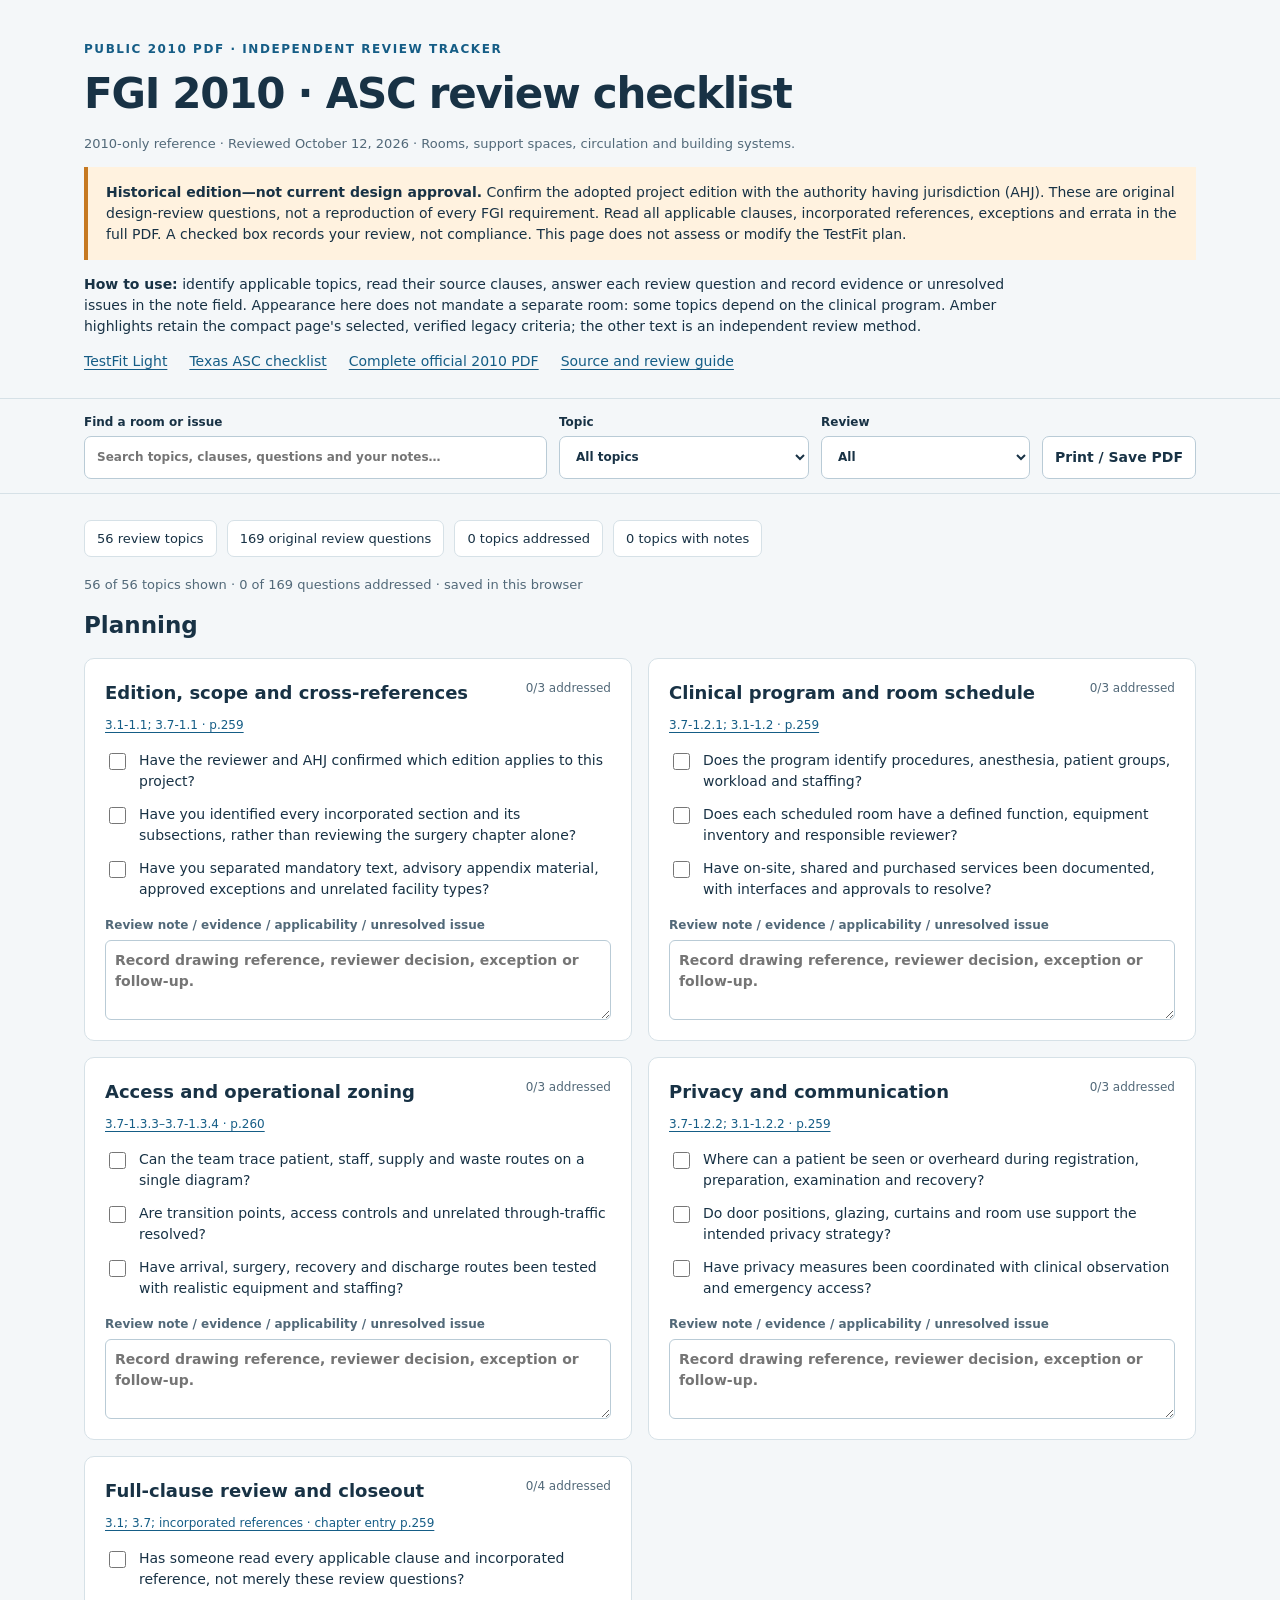
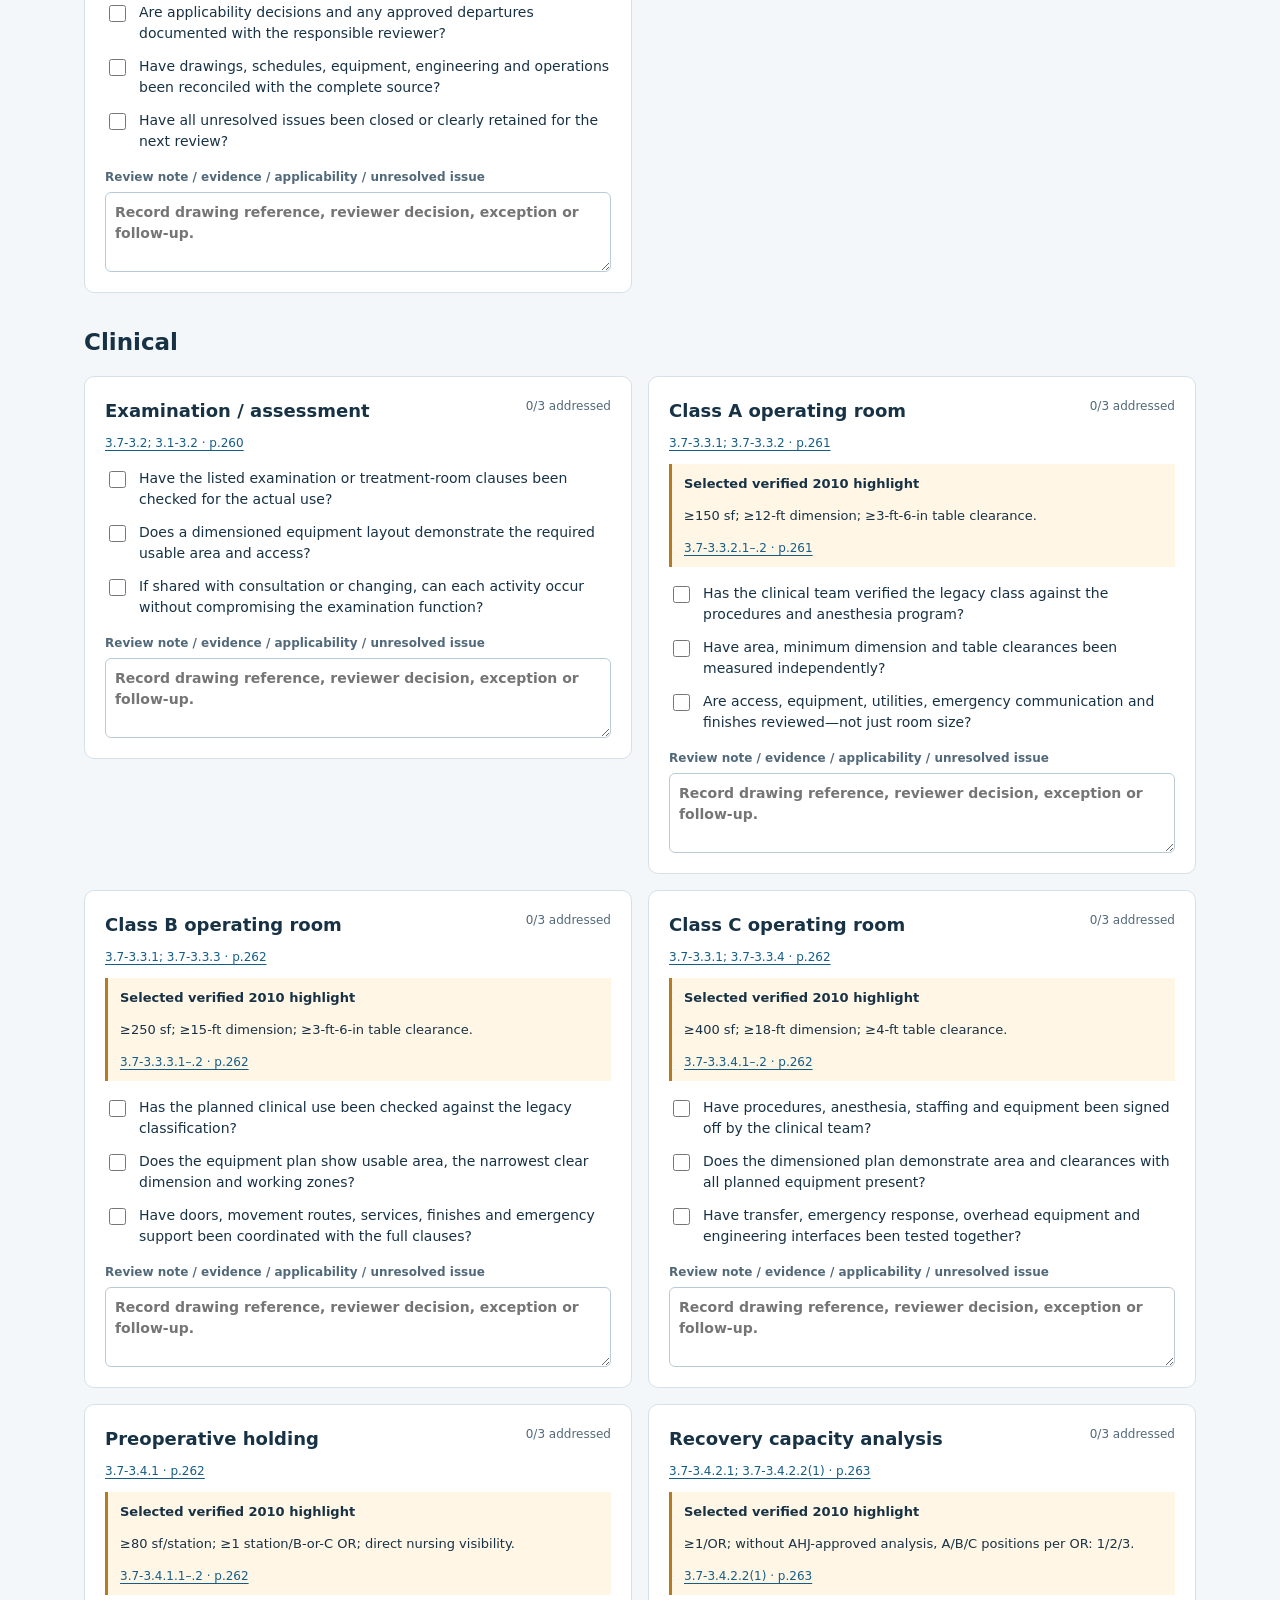
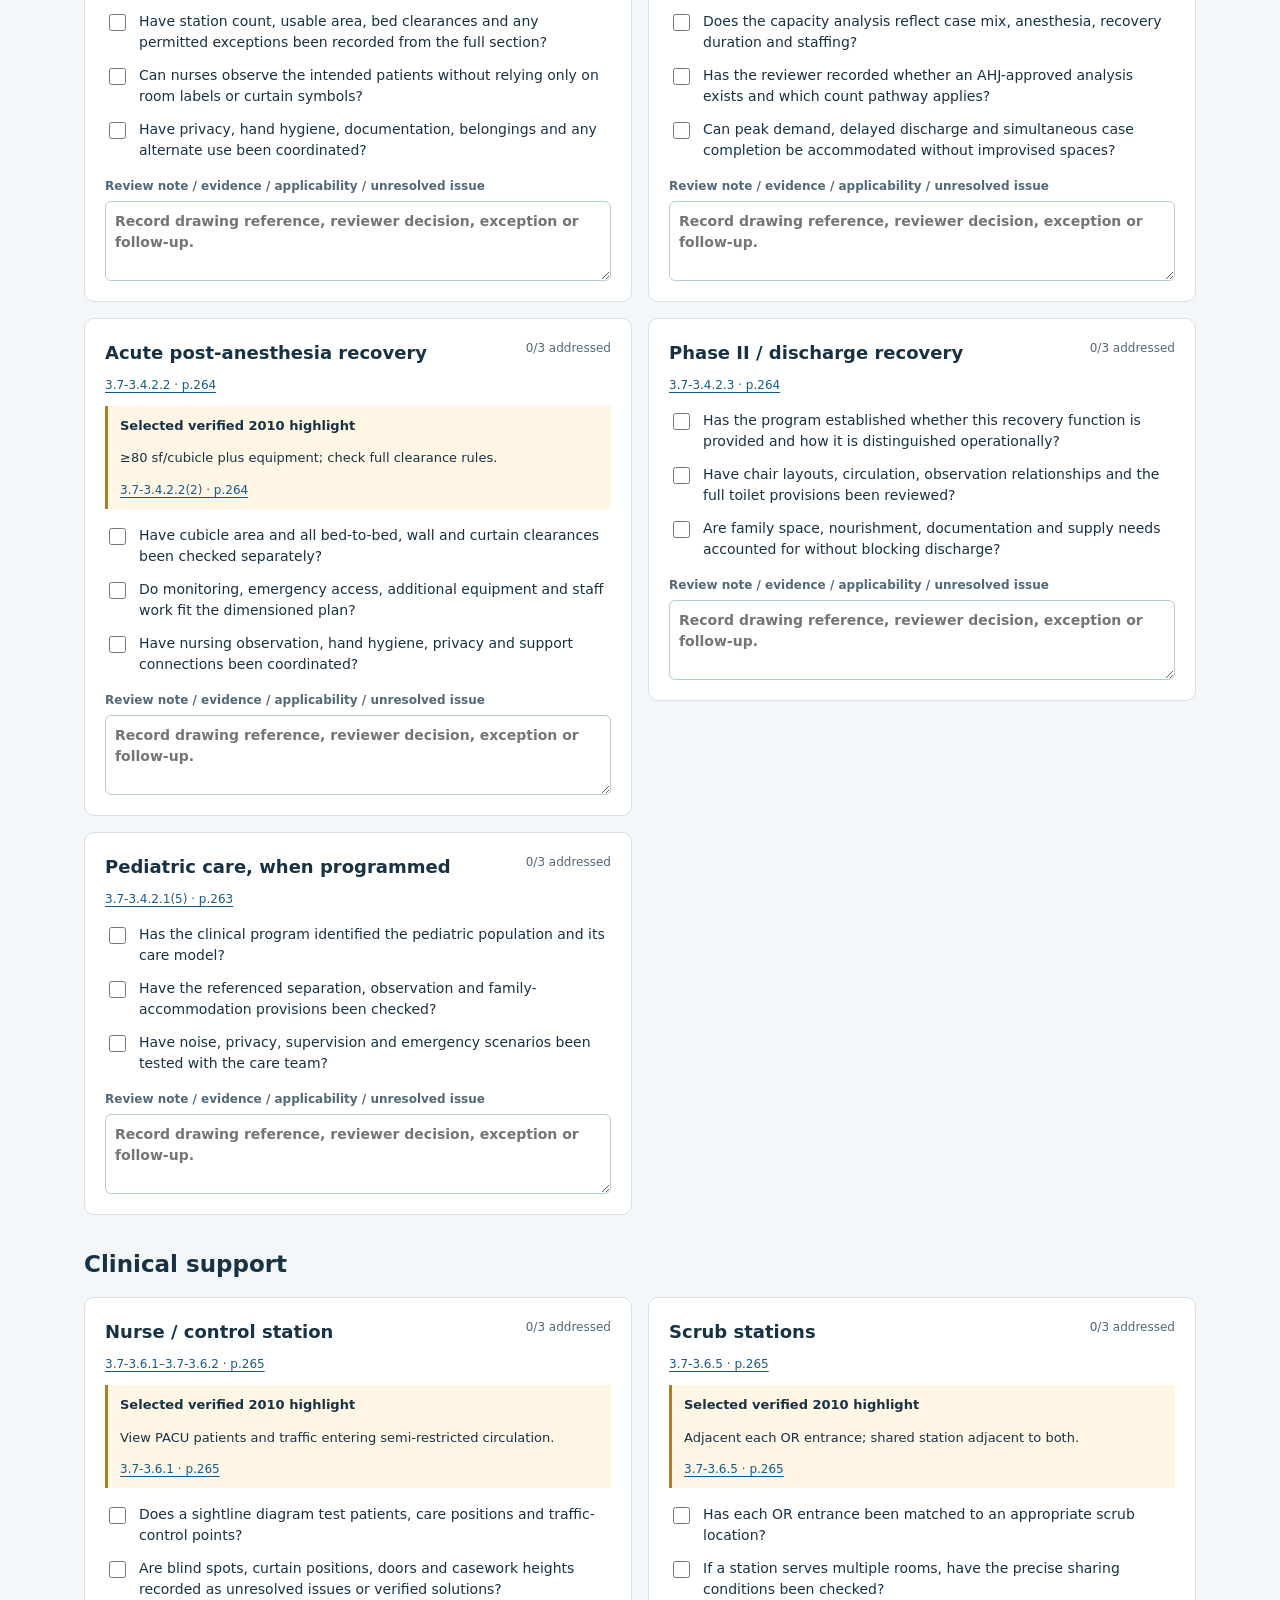
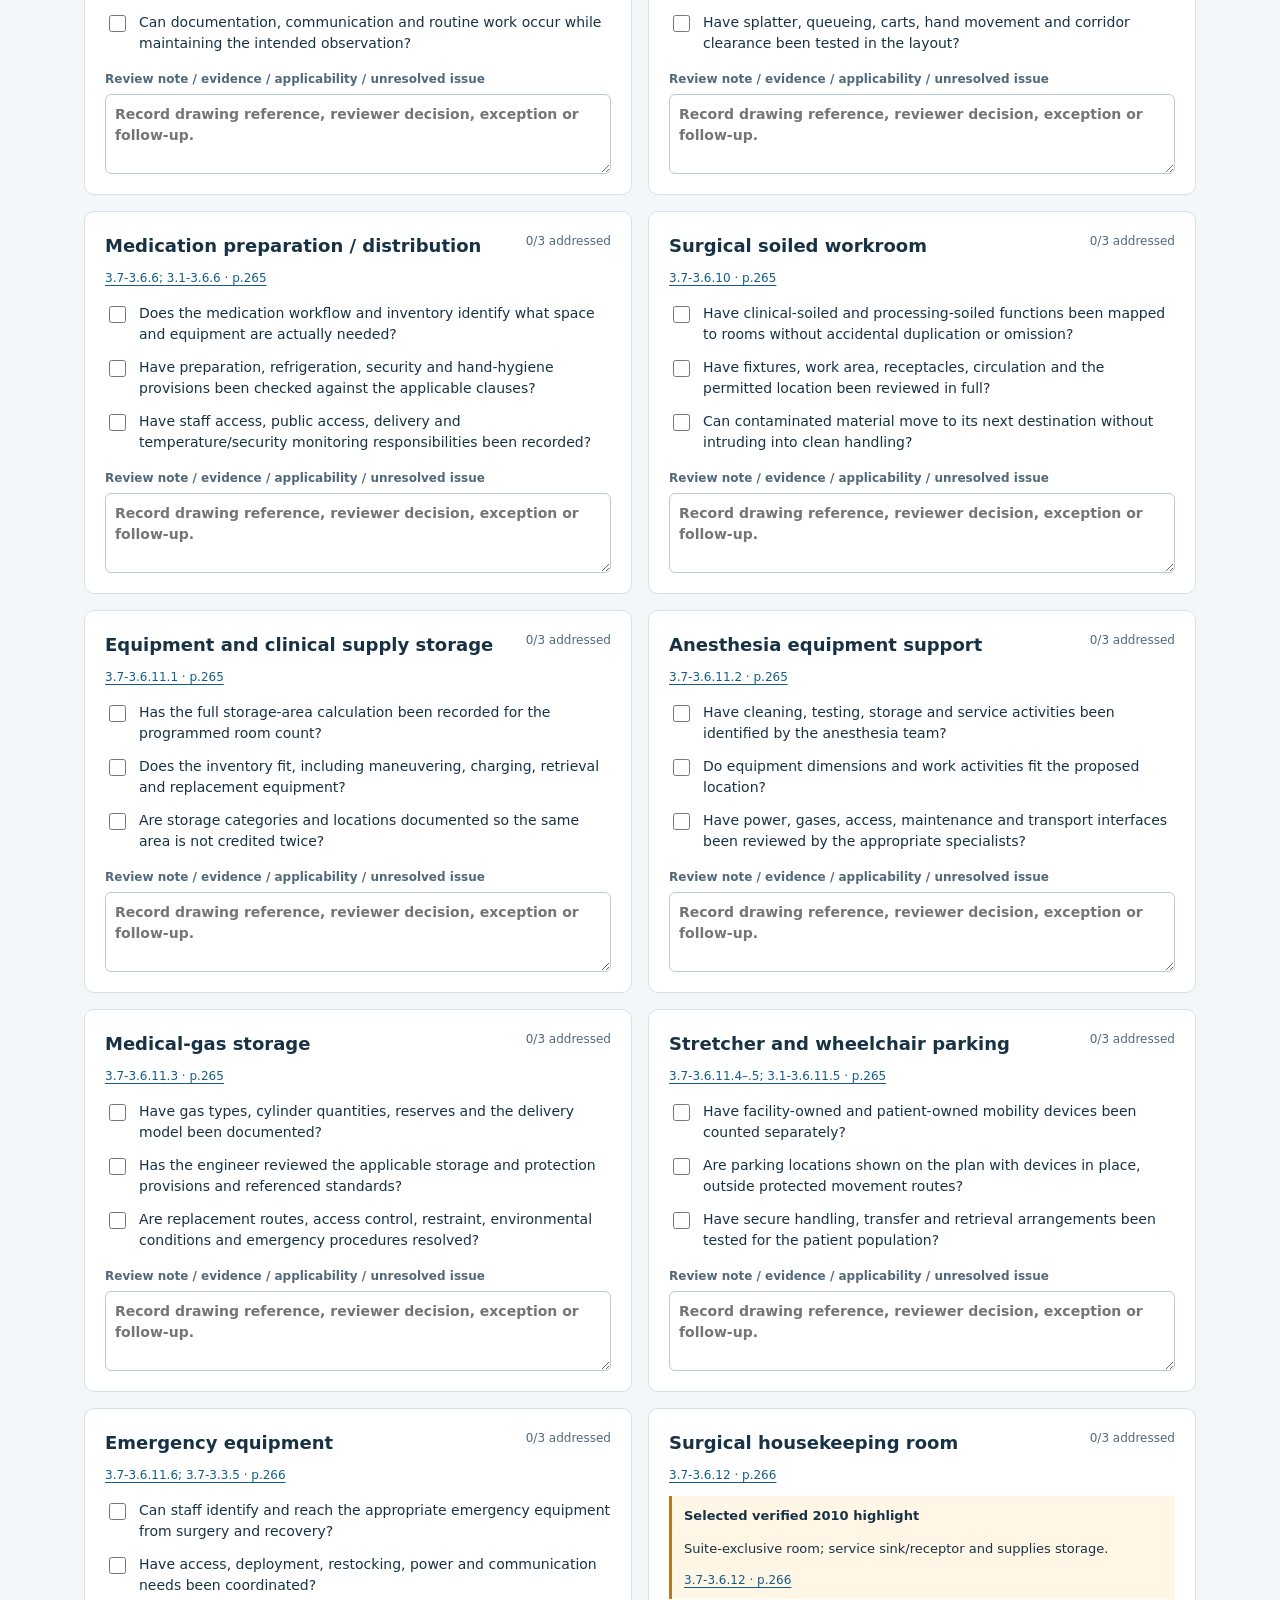
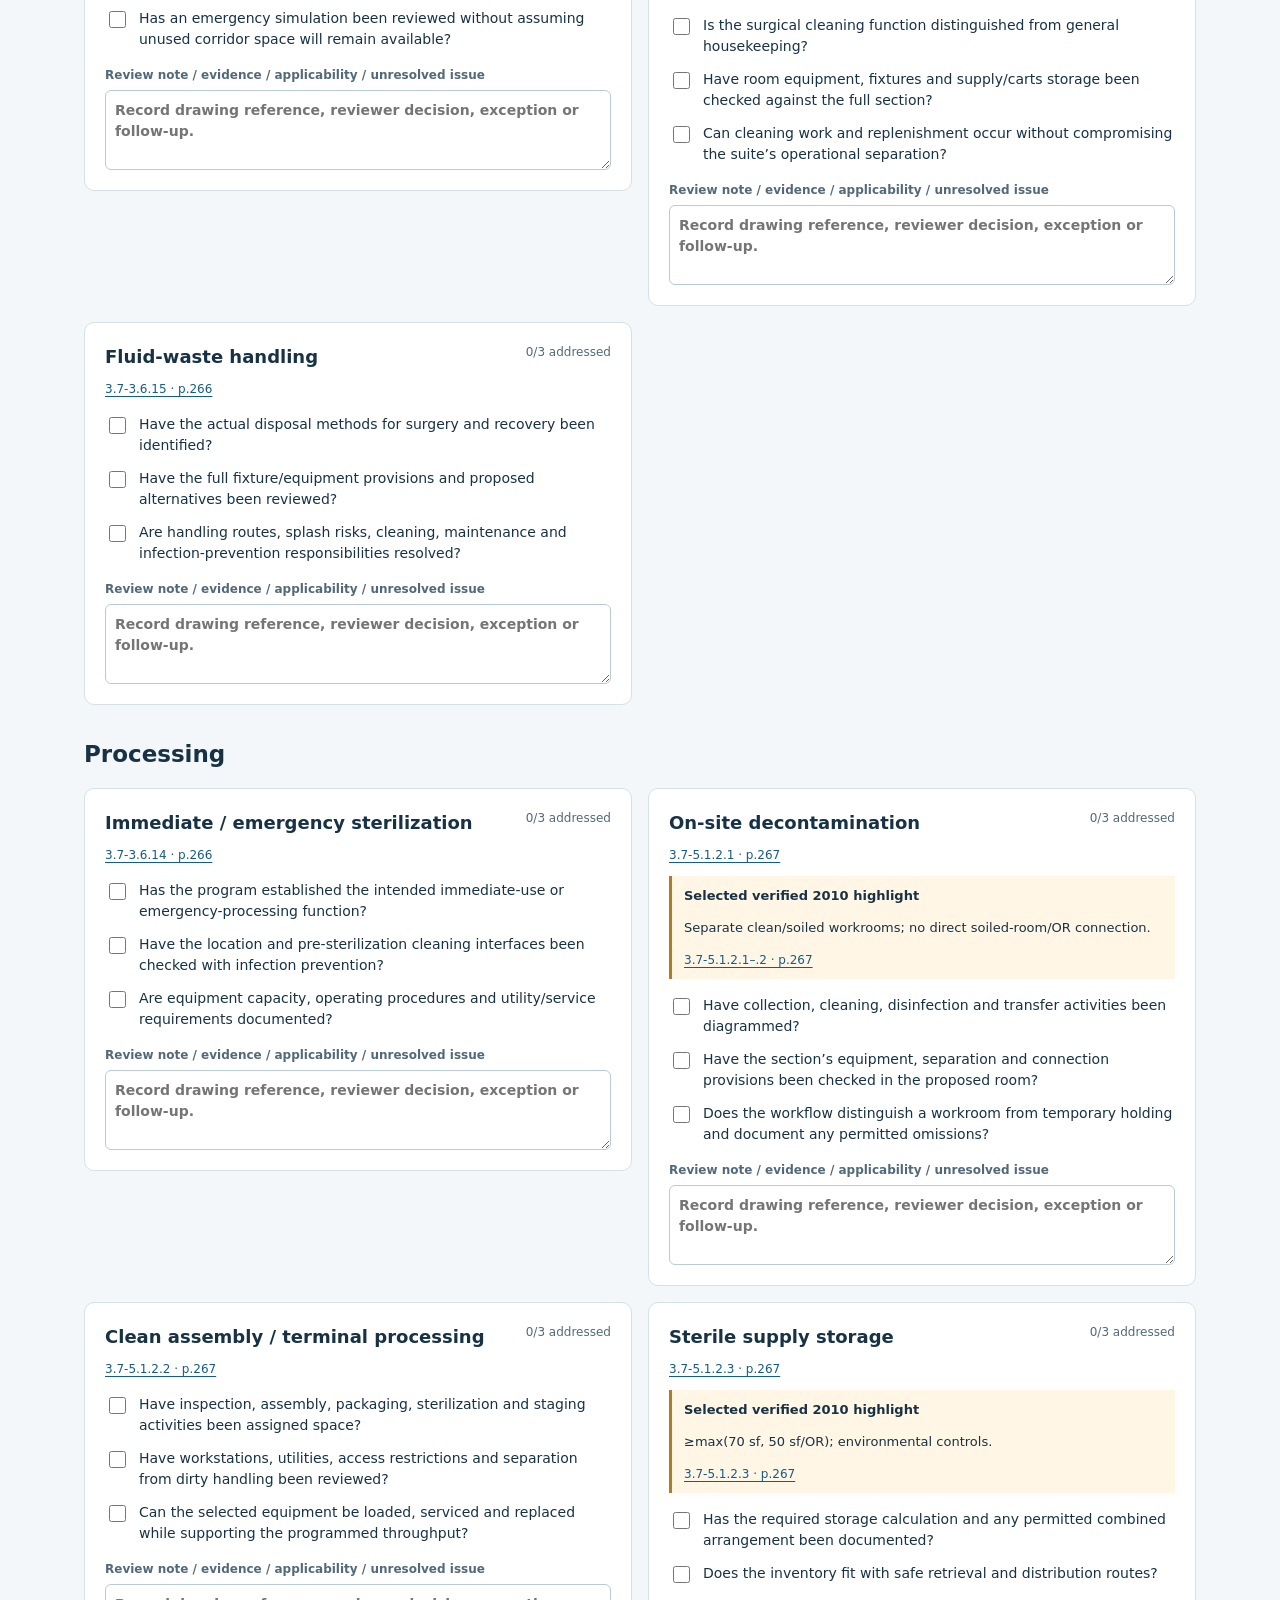
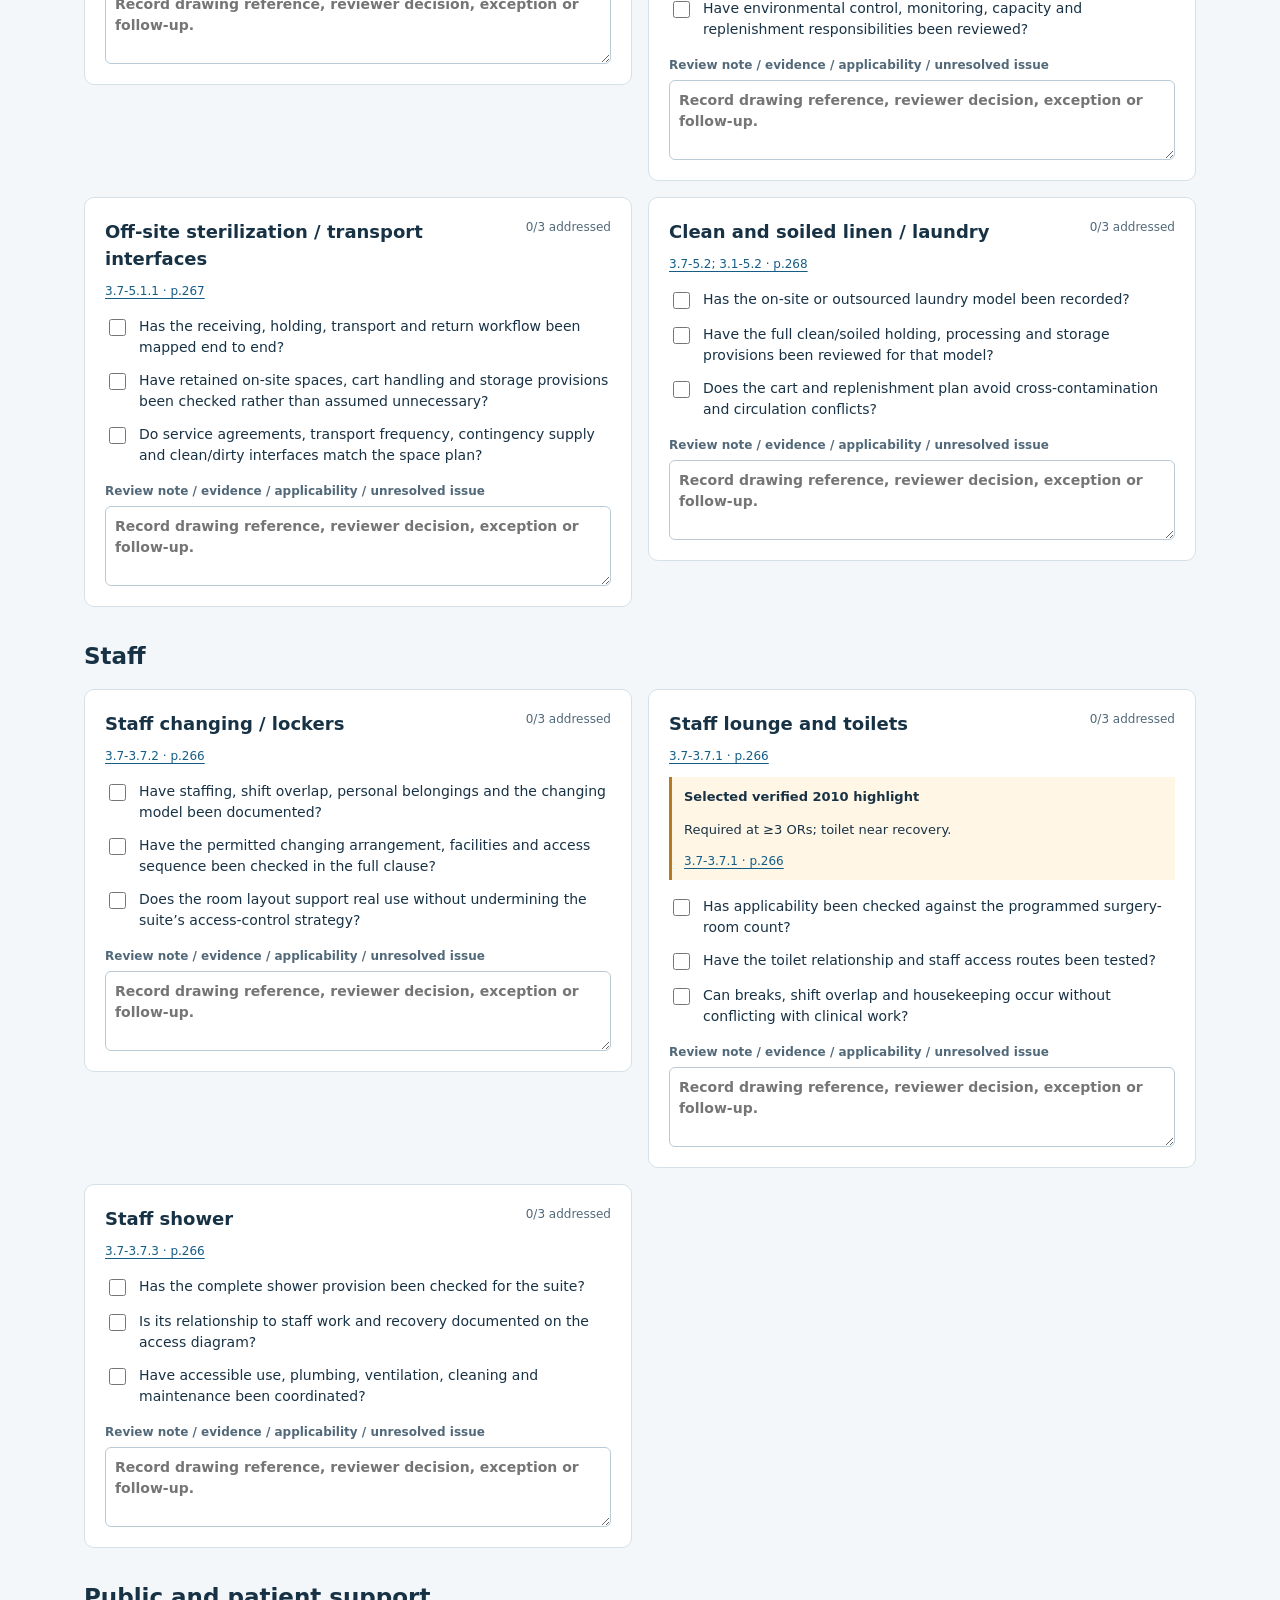
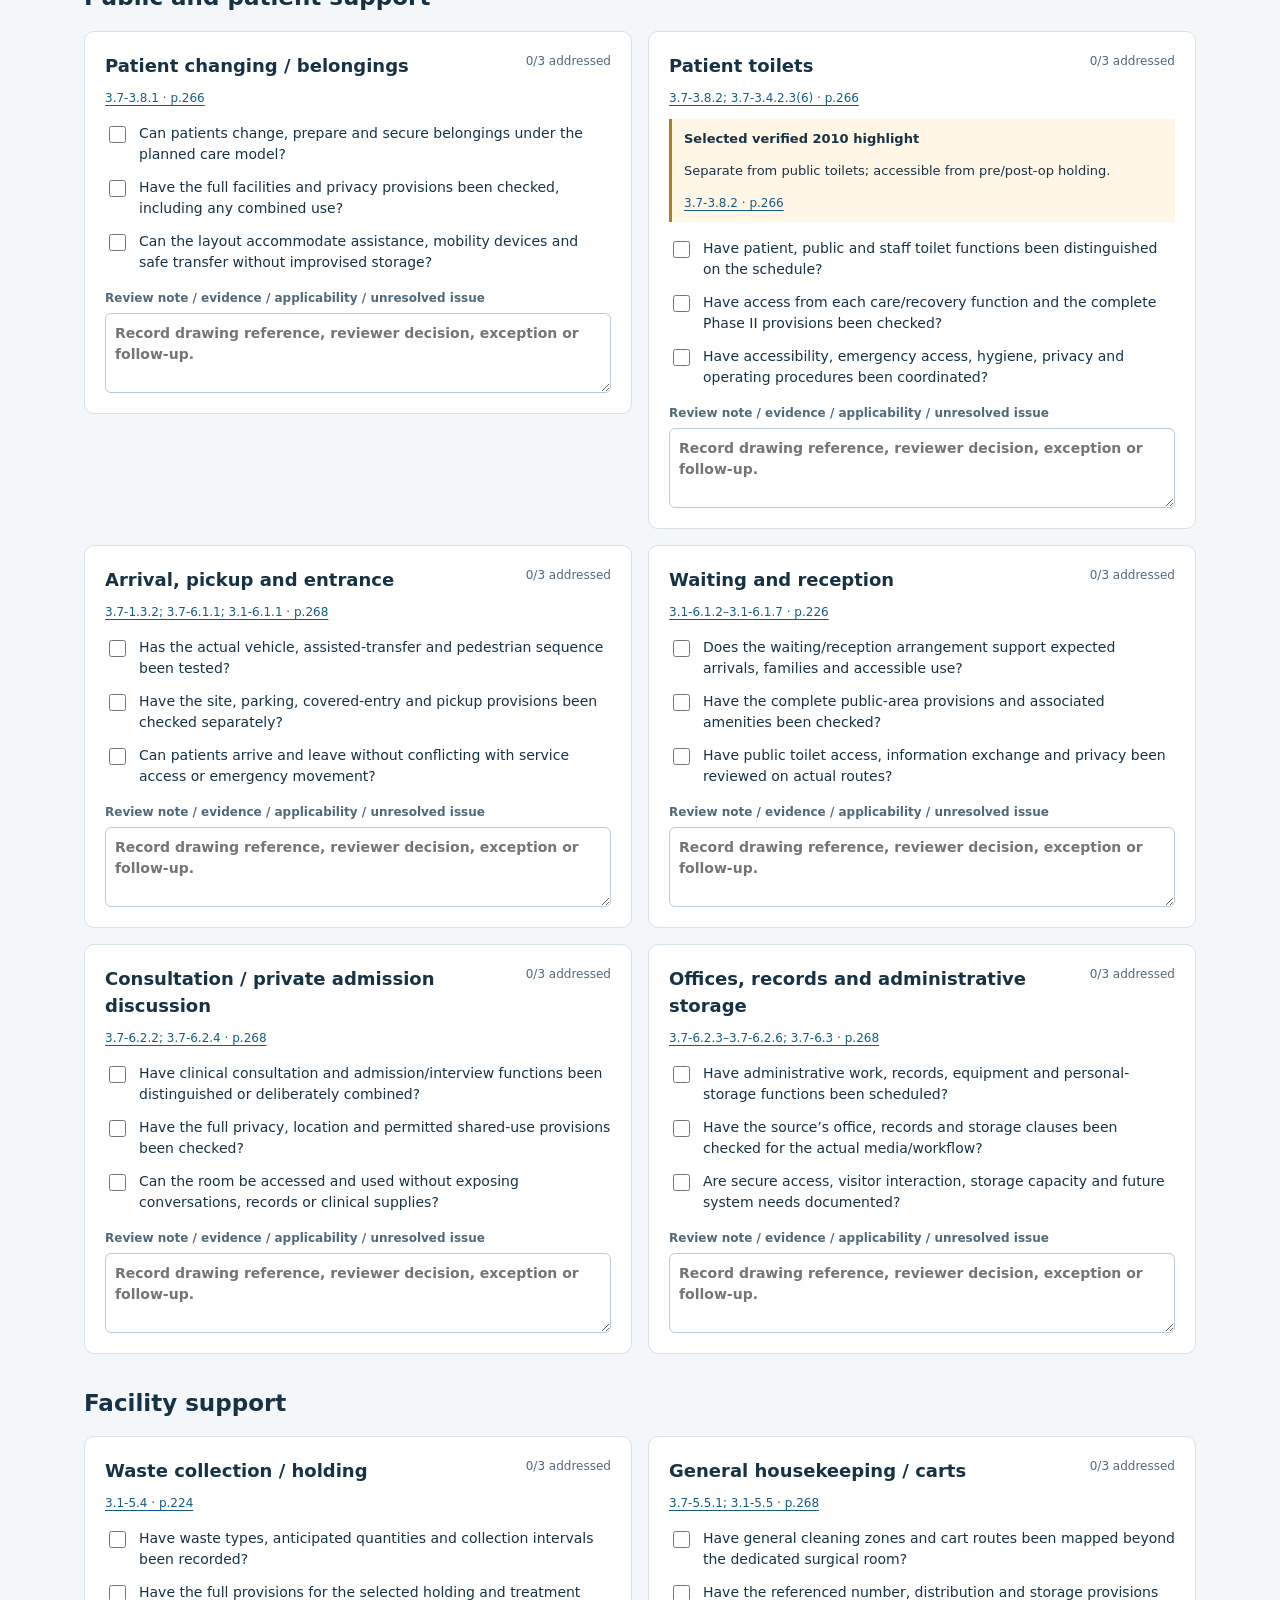
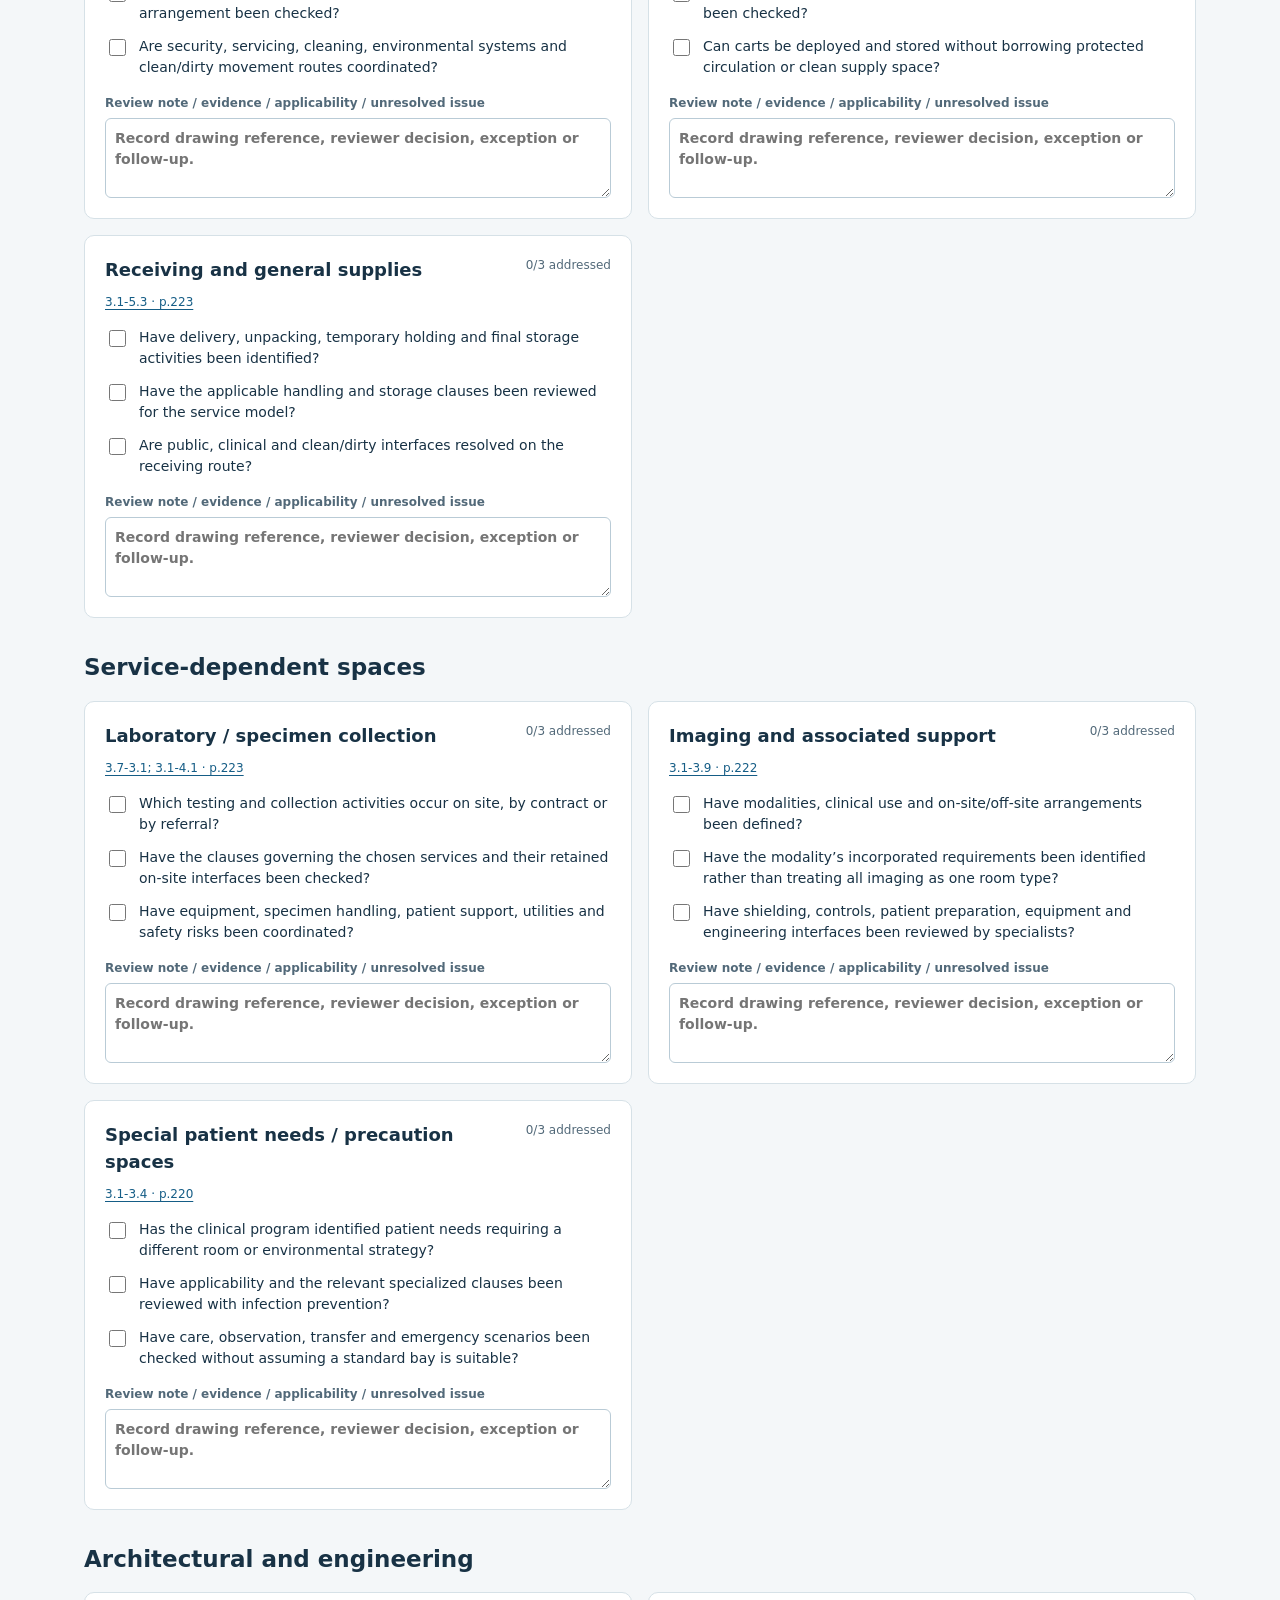
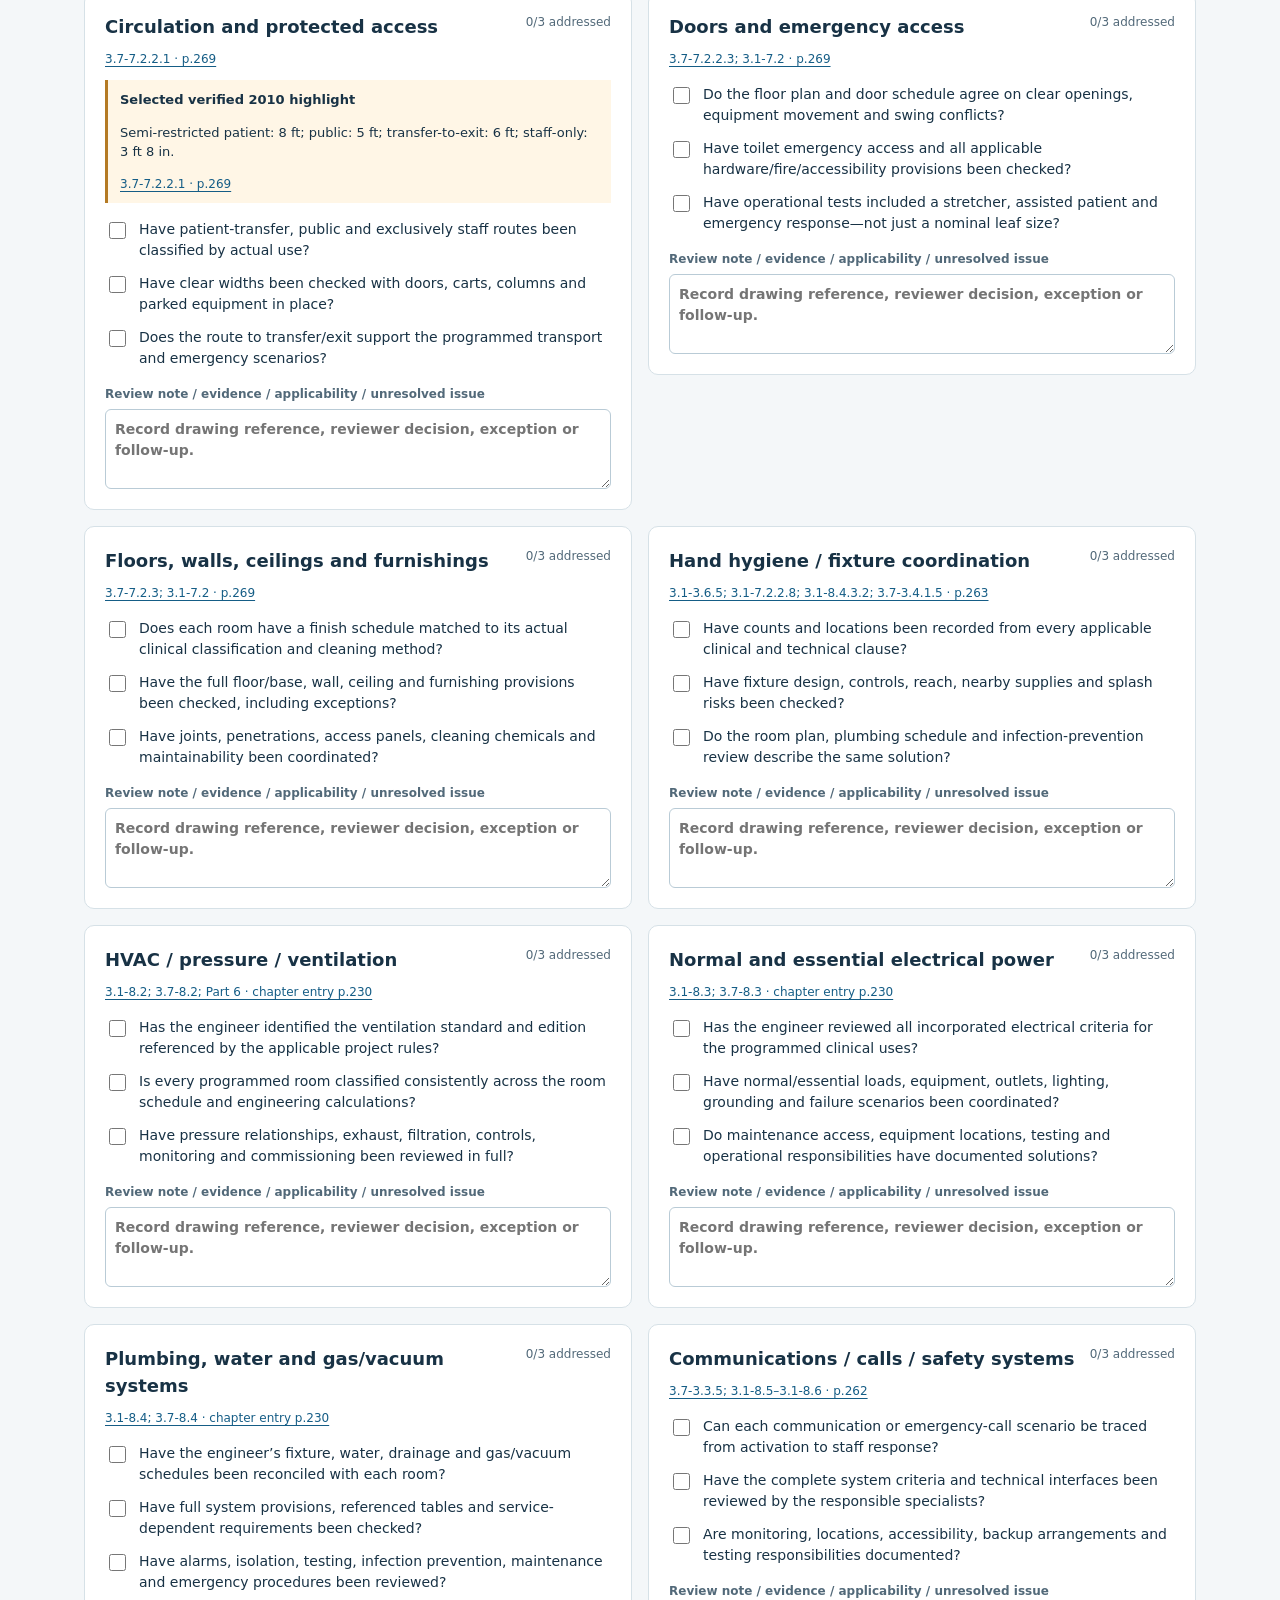
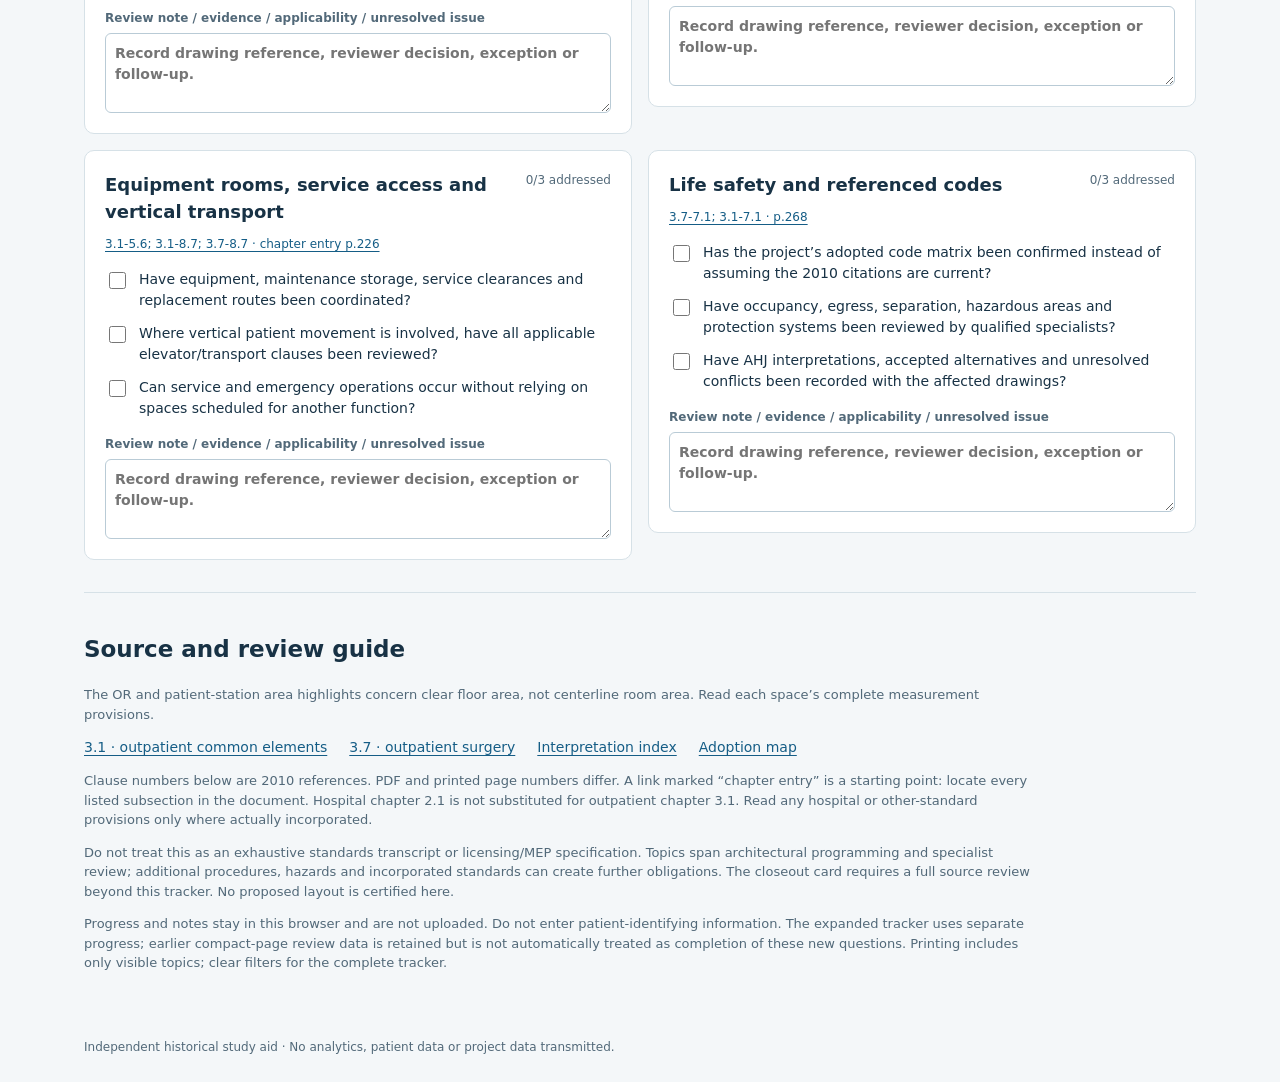
<file: fgi-2010-checklist.html>
<!doctype html>
<html lang="en"><head><meta charset="utf-8"><meta name="viewport" content="width=device-width,initial-scale=1">
<title>FGI 2010 · ASC review checklist</title>
<meta name="description" content="Detailed independent ASC review questions and source references for the public 2010 FGI edition. Room, support-space, circulation and engineering review with local notes and progress.">
<style>
:root{font-family:system-ui,-apple-system,Segoe UI,sans-serif;color:#183245;background:#f4f7f9;line-height:1.5;--line:#d6e1e7;--blue:#155d86}*{box-sizing:border-box}body{margin:0}header,main,footer,.tools{max-width:1160px;margin:auto;padding:26px 24px}header{padding-top:40px}h1{font-size:clamp(29px,4vw,42px);line-height:1.15;letter-spacing:-.03em;margin:12px 0 16px}h2{font-size:23px}h3{font-size:18px;margin:0}.eyebrow{font-size:12px;letter-spacing:.13em;font-weight:750;color:var(--blue)}.meta,.note,.count{font-size:13px;color:#526979}a{color:var(--blue);text-underline-offset:3px}nav{display:flex;flex-wrap:wrap;gap:10px 22px;font-size:14px}.notice{padding:15px 18px;border-left:4px solid #c67921;background:#fff2df;font-size:14px}.toolbar{position:sticky;top:0;z-index:2;background:#f4f7f9f5;border-block:1px solid var(--line)}.tools{display:flex;flex-wrap:wrap;gap:12px;align-items:end;padding-block:14px}.field{display:grid;gap:5px;font-size:12px;font-weight:650}.field:first-child{flex:1;min-width:210px}input[type=search],select,button{font:inherit;color:inherit;border:1px solid #b9cbd6;border-radius:7px;background:white;padding:10px 12px;min-height:43px}button{font-size:14px;font-weight:650;cursor:pointer}a:focus-visible,button:focus-visible,input:focus-visible,select:focus-visible{outline:3px solid #df9c2b;outline-offset:3px}.cards{display:grid;grid-template-columns:repeat(2,minmax(0,1fr));gap:16px;align-items:start}.card{background:white;border:1px solid var(--line);border-radius:10px;padding:20px;break-inside:avoid}.badge{display:inline-block;font-size:11px;font-weight:750;padding:4px 7px;border-radius:5px;background:#fff0d1;color:#72521c;margin-bottom:10px}.ref{display:block;font-size:12px;margin:10px 0}.review{display:flex;gap:10px;align-items:start;font-size:14px}.review input{width:17px;height:17px;flex:none;margin-top:3px;accent-color:var(--blue)}.guide{border-top:1px solid var(--line);margin-top:30px;padding-top:20px}.empty{padding:20px;background:white}.note{max-width:950px}.count{margin-top:0}footer{font-size:12px;color:#526979}#storageWarning{color:#8d471d}[hidden]{display:none!important}@media(max-width:680px){header,main,footer,.tools{padding-inline:16px}.cards{grid-template-columns:1fr}.toolbar{position:static}.field:first-child{flex-basis:100%}}@media print{body{background:white}.toolbar,header nav{display:none}header,main,footer{max-width:none;padding:12px 0}.card{border-radius:0;padding:12px}.cards{gap:10px}.review{font-size:10pt}h3{font-size:13pt}.meta,.note,.ref{font-size:9pt}.notice{background:white}a{color:inherit}}

.group{margin:0 0 32px}.group h2{margin:0 0 16px}.card-top{display:flex;justify-content:space-between;gap:12px;align-items:start}.card-count{font-size:12px;color:#526979;white-space:nowrap}.highlight{border-left:3px solid #b47a24;background:#fff6e6;padding:10px 12px;font-size:13px;margin:12px 0}.highlight .ref{margin-bottom:0}.questions{display:grid;gap:12px;margin:16px 0}.notes-label{display:grid;gap:6px;font-size:12px;font-weight:650;color:#526979}.notes-label textarea{width:100%;min-height:80px;resize:vertical;font:inherit;font-size:14px;line-height:1.5;color:#183245;border:1px solid #b9cbd6;border-radius:6px;padding:9px}.question-legend{font-size:14px;max-width:960px}.review input:checked+span{color:#59715f}.summary{display:flex;flex-wrap:wrap;gap:10px;margin-bottom:18px}.summary span{padding:8px 12px;border:1px solid var(--line);background:white;border-radius:7px;font-size:13px}button:disabled{opacity:.5}textarea:focus-visible{outline:3px solid #df9c2b;outline-offset:3px}.prior{font-size:12px;color:#526979}@media print{.notes-label textarea{border:0;min-height:0}.card{break-inside:avoid}.notes-label textarea{overflow:visible}.notes-label{break-inside:avoid}.card-count{font-size:9pt}.highlight{background:white}.summary{font-size:9pt}.questions{gap:8px}}
.print-note{display:none;white-space:pre-wrap;overflow-wrap:anywhere;font-weight:400}@media print{.notes-label textarea{display:none}.print-note{display:block}}
</style></head><body>
<header><div class="eyebrow">PUBLIC 2010 PDF · INDEPENDENT REVIEW TRACKER</div><h1>FGI 2010 · ASC review checklist</h1>
<p class="meta">2010-only reference · Reviewed October 12, 2026 · Rooms, support spaces, circulation and building systems.</p>
<div class="notice"><strong>Historical edition—not current design approval.</strong> Confirm the adopted project edition with the authority having jurisdiction (AHJ). These are original design-review questions, not a reproduction of every FGI requirement. Read all applicable clauses, incorporated references, exceptions and errata in the full PDF. A checked box records your review, not compliance. This page does not assess or modify the TestFit plan.</div>
<p class="question-legend"><strong>How to use:</strong> identify applicable topics, read their source clauses, answer each review question and record evidence or unresolved issues in the note field. Appearance here does not mandate a separate room: some topics depend on the clinical program. Amber highlights retain the compact page's selected, verified legacy criteria; the other text is an independent review method.</p>
<nav aria-label="Reference navigation"><a href="./">TestFit Light</a><a href="asc-checklist.html">Texas ASC checklist</a><a href="https://fgiguidelines.org/wp-content/uploads/2022/03/2010_FGI_Guidelines.pdf" target="_blank" rel="noopener noreferrer">Complete official 2010 PDF</a><a href="#source-guide">Source and review guide</a></nav>
</header>
<section class="toolbar" aria-label="Checklist controls"><div class="tools">
<label class="field">Find a room or issue<input type="search" id="search" placeholder="Search topics, clauses, questions and your notes…"></label>
<label class="field">Topic<select id="topic"><option value="all">All topics</option></select></label>
<label class="field">Review<select id="reviewFilter"><option value="all">All</option><option value="open">Questions remaining</option><option value="done">All questions addressed</option></select></label>
<button id="print" type="button">Print / Save PDF</button>
</div></section>
<main>
<div id="summary" class="summary" aria-label="Review summary"></div><p id="progress" class="count" aria-live="polite"></p><p id="prior" class="prior" hidden></p><p id="storageWarning" hidden>Changes cannot be saved in this browser. Keep your own review record.</p><div id="checklist"></div>
<section class="guide" id="source-guide"><h2>Source and review guide</h2>
<p class="note">The OR and patient-station area highlights concern clear floor area, not centerline room area. Read each space’s complete measurement provisions.</p>
<nav><a href="https://fgiguidelines.org/wp-content/uploads/2022/03/2010_FGI_Guidelines.pdf#page=251" target="_blank" rel="noopener noreferrer">3.1 · outpatient common elements</a><a href="https://fgiguidelines.org/wp-content/uploads/2022/03/2010_FGI_Guidelines.pdf#page=293" target="_blank" rel="noopener noreferrer">3.7 · outpatient surgery</a><a href="https://fgicodes.org/codes/interpretations/" target="_blank" rel="noopener noreferrer">Interpretation index</a><a href="https://fgiguidelines.org/codes/adoption-map/" target="_blank" rel="noopener noreferrer">Adoption map</a></nav>
<p class="note">Clause numbers below are 2010 references. PDF and printed page numbers differ. A link marked “chapter entry” is a starting point: locate every listed subsection in the document. Hospital chapter 2.1 is not substituted for outpatient chapter 3.1. Read any hospital or other-standard provisions only where actually incorporated.</p>
<p class="note">Do not treat this as an exhaustive standards transcript or licensing/MEP specification. Topics span architectural programming and specialist review; additional procedures, hazards and incorporated standards can create further obligations. The closeout card requires a full source review beyond this tracker. No proposed layout is certified here.</p>
<p class="note">Progress and notes stay in this browser and are not uploaded. Do not enter patient-identifying information. The expanded tracker uses separate progress; earlier compact-page review data is retained but is not automatically treated as completion of these new questions. Printing includes only visible topics; clear filters for the complete tracker.</p>
</section></main>
<noscript>Use the full official PDF above. JavaScript displays the review questions.</noscript><footer>Independent historical study aid · No analytics, patient data or project data transmitted.</footer>
<script id="legacy-data" type="application/json">
[
{"id":"or-a","group":"Clinical","name":"Class A OR","refs":"3.7-3.3.2.1–.2","page":295,"printed":261,"detail":"≥150 sf; ≥12-ft dimension; ≥3-ft-6-in table clearance."},
{"id":"or-b","group":"Clinical","name":"Class B OR","refs":"3.7-3.3.3.1–.2","page":296,"printed":262,"detail":"≥250 sf; ≥15-ft dimension; ≥3-ft-6-in table clearance."},
{"id":"or-c","group":"Clinical","name":"Class C OR","refs":"3.7-3.3.4.1–.2","page":296,"printed":262,"detail":"≥400 sf; ≥18-ft dimension; ≥4-ft table clearance."},
{"id":"preop","group":"Clinical","name":"Pre-op","refs":"3.7-3.4.1.1–.2","page":296,"printed":262,"detail":"≥80 sf/station; ≥1 station/B-or-C OR; direct nursing visibility."},
{"id":"pacu-count","group":"Clinical","name":"Recovery count","refs":"3.7-3.4.2.2(1)","page":297,"printed":263,"detail":"≥1/OR; without AHJ-approved analysis, A/B/C positions per OR: 1/2/3."},
{"id":"pacu-area","group":"Clinical","name":"PACU cubicle","refs":"3.7-3.4.2.2(2)","page":298,"printed":264,"detail":"≥80 sf/cubicle plus equipment; check full clearance rules."},
{"id":"nurse","group":"Clinical","name":"Nursing control","refs":"3.7-3.6.1","page":299,"printed":265,"detail":"View PACU patients and traffic entering semi-restricted circulation."},
{"id":"scrub","group":"Support","name":"Scrub","refs":"3.7-3.6.5","page":299,"printed":265,"detail":"Adjacent each OR entrance; shared station adjacent to both."},
{"id":"soiled","group":"Support","name":"On-site processing","refs":"3.7-5.1.2.1–.2","page":301,"printed":267,"detail":"Separate clean/soiled workrooms; no direct soiled-room/OR connection."},
{"id":"sterile","group":"Support","name":"Sterile storage","refs":"3.7-5.1.2.3","page":301,"printed":267,"detail":"≥max(70 sf, 50 sf/OR); environmental controls."},
{"id":"lounge","group":"Support","name":"Staff lounge/toilet","refs":"3.7-3.7.1","page":300,"printed":266,"detail":"Required at ≥3 ORs; toilet near recovery."},
{"id":"patient-wc","group":"Support","name":"Patient toilets","refs":"3.7-3.8.2","page":300,"printed":266,"detail":"Separate from public toilets; accessible from pre/post-op holding."},
{"id":"housekeeping","group":"Support","name":"Housekeeping","refs":"3.7-3.6.12","page":300,"printed":266,"detail":"Suite-exclusive room; service sink/receptor and supplies storage."},
{"id":"routes","group":"Circulation","name":"Corridors","refs":"3.7-7.2.2.1","page":303,"printed":269,"detail":"Semi-restricted patient: 8 ft; public: 5 ft; transfer-to-exit: 6 ft; staff-only: 3 ft 8 in."}
]
</script>
<script src="fgi-2010-review.js?v=2010-depth-1"></script>
<script>
'use strict';
const rows=FGI_2010_REVIEW,highlights=JSON.parse(document.getElementById('legacy-data').textContent),highlightMap=new Map(highlights.map(x=>[x.id,x])),pdf='https://fgiguidelines.org/wp-content/uploads/2022/03/2010_FGI_Guidelines.pdf',root=document.getElementById('checklist'),search=document.getElementById('search'),topic=document.getElementById('topic'),reviewFilter=document.getElementById('reviewFilter'),key='testfit-fgi-2010-review-v2';
const allowed=new Set(rows.flatMap(r=>r.items.map((_,i)=>r.id+'-'+i))),checked=new Set(),notes=new Map();let storageOK=true;
try{const x=JSON.parse(localStorage.getItem(key)||'{}');if(x&&typeof x==='object'){if(Array.isArray(x.checked))for(const id of x.checked)if(allowed.has(id))checked.add(id);if(x.notes&&typeof x.notes==='object')for(const r of rows)if(typeof x.notes[r.id]==='string')notes.set(r.id,x.notes[r.id].slice(0,5000));}}catch{storageOK=false;}
try{const prior=JSON.parse(localStorage.getItem('testfit-fgi-2010-v1')||'{}'),count=highlights.filter(r=>prior?.[r.id]===true).length;if(count){document.getElementById('prior').hidden=false;document.getElementById('prior').textContent=count+' earlier compact reviews retained separately; new questions start their own review record.';}}catch{}
function addressed(r){return r.items.every((_,i)=>checked.has(r.id+'-'+i));}
function persist(){try{localStorage.setItem(key,JSON.stringify({version:2,checked:[...checked],notes:Object.fromEntries(notes)}));}catch{storageOK=false;}document.getElementById('storageWarning').hidden=storageOK;}
function progress(shown){document.getElementById('progress').textContent=shown+' of '+rows.length+' topics shown · '+checked.size+' of '+allowed.size+' questions addressed'+(storageOK?' · saved in this browser':'');const summary=document.getElementById('summary');summary.replaceChildren();for(const text of [rows.length+' review topics',allowed.size+' original review questions',rows.filter(addressed).length+' topics addressed',notes.size+' topics with notes']){const span=document.createElement('span');span.textContent=text;summary.append(span);}document.getElementById('storageWarning').hidden=storageOK;}
function sourceLink(ref,page,printed,entry){const link=document.createElement('a');link.className='ref';link.href=pdf+'#page='+page;link.target='_blank';link.rel='noopener noreferrer';link.textContent=ref+' · '+(entry?'chapter entry ':'')+'p.'+printed;return link;}
function render(){root.replaceChildren();const q=search.value.trim().toLowerCase(),shown=rows.filter(r=>(topic.value==='all'||r.group===topic.value)&&(reviewFilter.value==='all'||(reviewFilter.value==='done'?addressed(r):!addressed(r)))&&[r.name,r.refs,r.group,...r.items,notes.get(r.id)||'',highlightMap.get(r.id)?.detail||''].join(' ').toLowerCase().includes(q));
for(const group of [...new Set(shown.map(r=>r.group))]){const section=document.createElement('section');section.className='group';const heading=document.createElement('h2');heading.textContent=group;section.append(heading);const cards=document.createElement('div');cards.className='cards';for(const r of shown.filter(x=>x.group===group)){const card=document.createElement('article');card.className='card';card.dataset.topic=r.id;const top=document.createElement('div');top.className='card-top';const title=document.createElement('h3');title.textContent=r.name;const count=document.createElement('span');count.className='card-count';count.id='count-'+r.id;count.textContent=r.items.filter((_,i)=>checked.has(r.id+'-'+i)).length+'/'+r.items.length+' addressed';top.append(title,count);card.append(top,sourceLink(r.refs,r.page,r.printed,r.entry));const h=highlightMap.get(r.id);if(h){const box=document.createElement('div');box.className='highlight';const label=document.createElement('strong');label.textContent='Selected verified 2010 highlight';const p=document.createElement('p');p.textContent=h.detail;box.append(label,p,sourceLink(h.refs,h.page,h.printed,false));card.append(box);}const questions=document.createElement('div');questions.className='questions';r.items.forEach((text,i)=>{const label=document.createElement('label');label.className='review';const input=document.createElement('input');input.type='checkbox';input.id='review-'+r.id+'-'+i;input.checked=checked.has(r.id+'-'+i);const span=document.createElement('span');span.textContent=text;input.addEventListener('change',()=>{input.checked?checked.add(r.id+'-'+i):checked.delete(r.id+'-'+i);persist();if(reviewFilter.value!=='all')render();else{count.textContent=r.items.filter((_,j)=>checked.has(r.id+'-'+j)).length+'/'+r.items.length+' addressed';progress(shown.length);}});label.append(input,span);questions.append(label);});const noteLabel=document.createElement('label');noteLabel.className='notes-label';const noteTitle=document.createElement('span');noteTitle.textContent='Review note / evidence / applicability / unresolved issue';const note=document.createElement('textarea');note.id='note-'+r.id;note.maxLength=5000;note.value=notes.get(r.id)||'';note.placeholder='Record drawing reference, reviewer decision, exception or follow-up.';const printNote=document.createElement('div');printNote.className='print-note';printNote.textContent=note.value||'No review note recorded.';note.addEventListener('input',()=>{note.value?notes.set(r.id,note.value):notes.delete(r.id);printNote.textContent=note.value||'No review note recorded.';persist();progress(shown.length);});noteLabel.append(noteTitle,note,printNote);card.append(questions,noteLabel);cards.append(card);}section.append(cards);root.append(section);}if(!shown.length){const empty=document.createElement('p');empty.className='empty';empty.textContent='No matching topics. Clear search or review filters.';root.append(empty);}progress(shown.length);}
for(const group of [...new Set(rows.map(r=>r.group))]){const option=document.createElement('option');option.value=group;option.textContent=group;topic.append(option);}search.addEventListener('input',render);topic.addEventListener('change',render);reviewFilter.addEventListener('change',render);document.getElementById('print').addEventListener('click',()=>window.print());render();
</script></body></html>
</file>
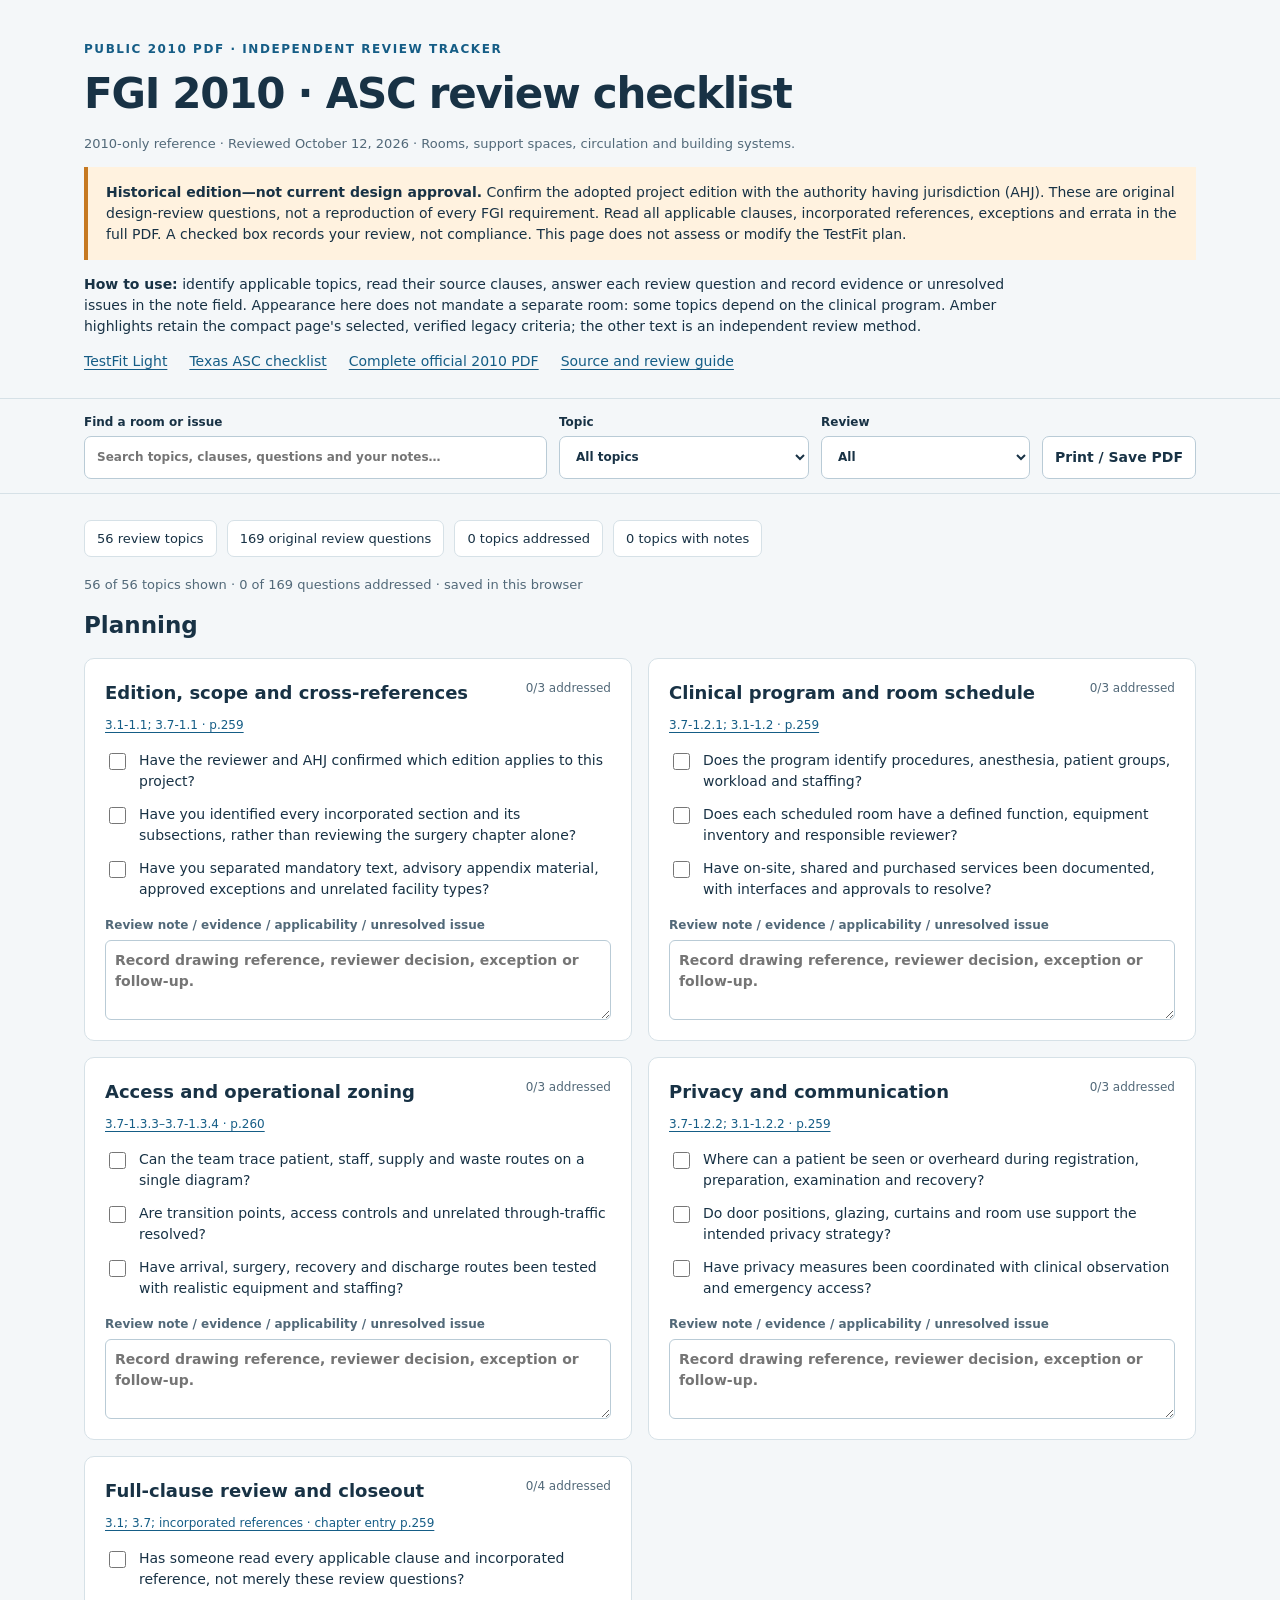
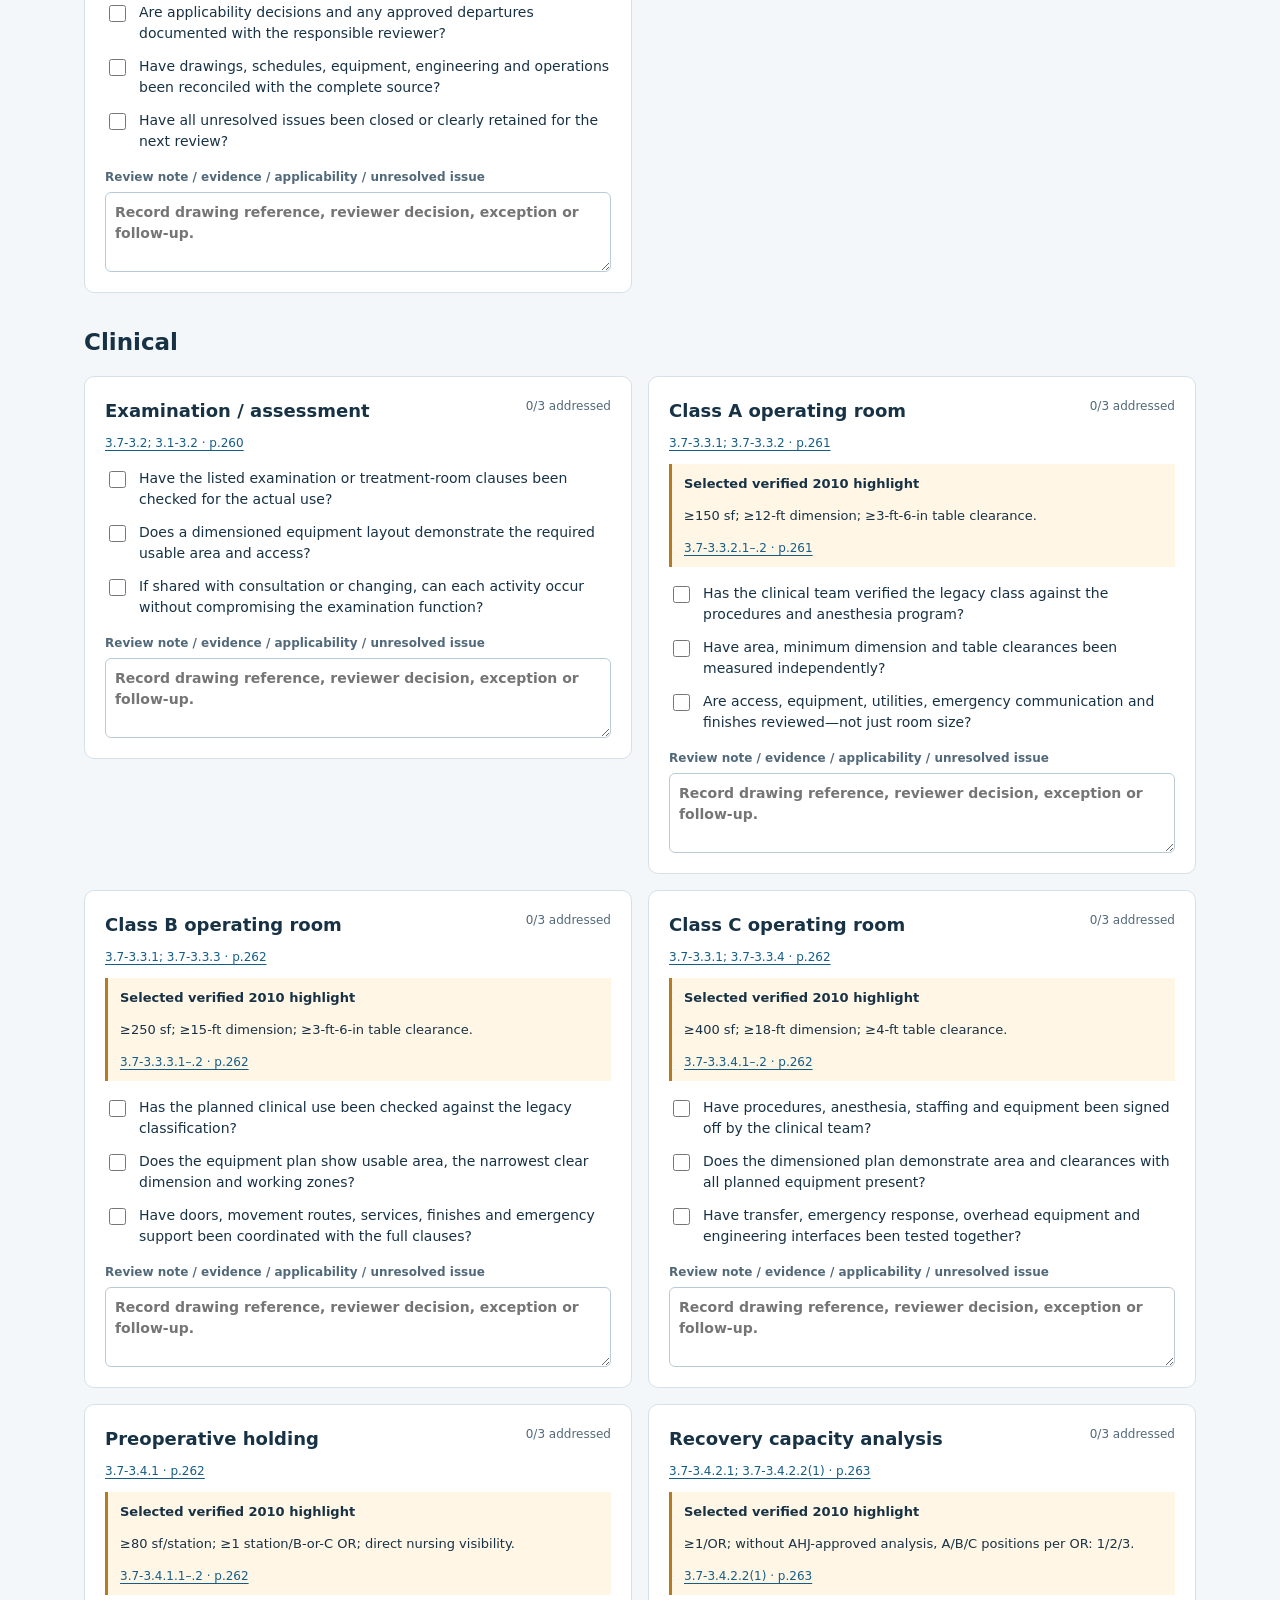
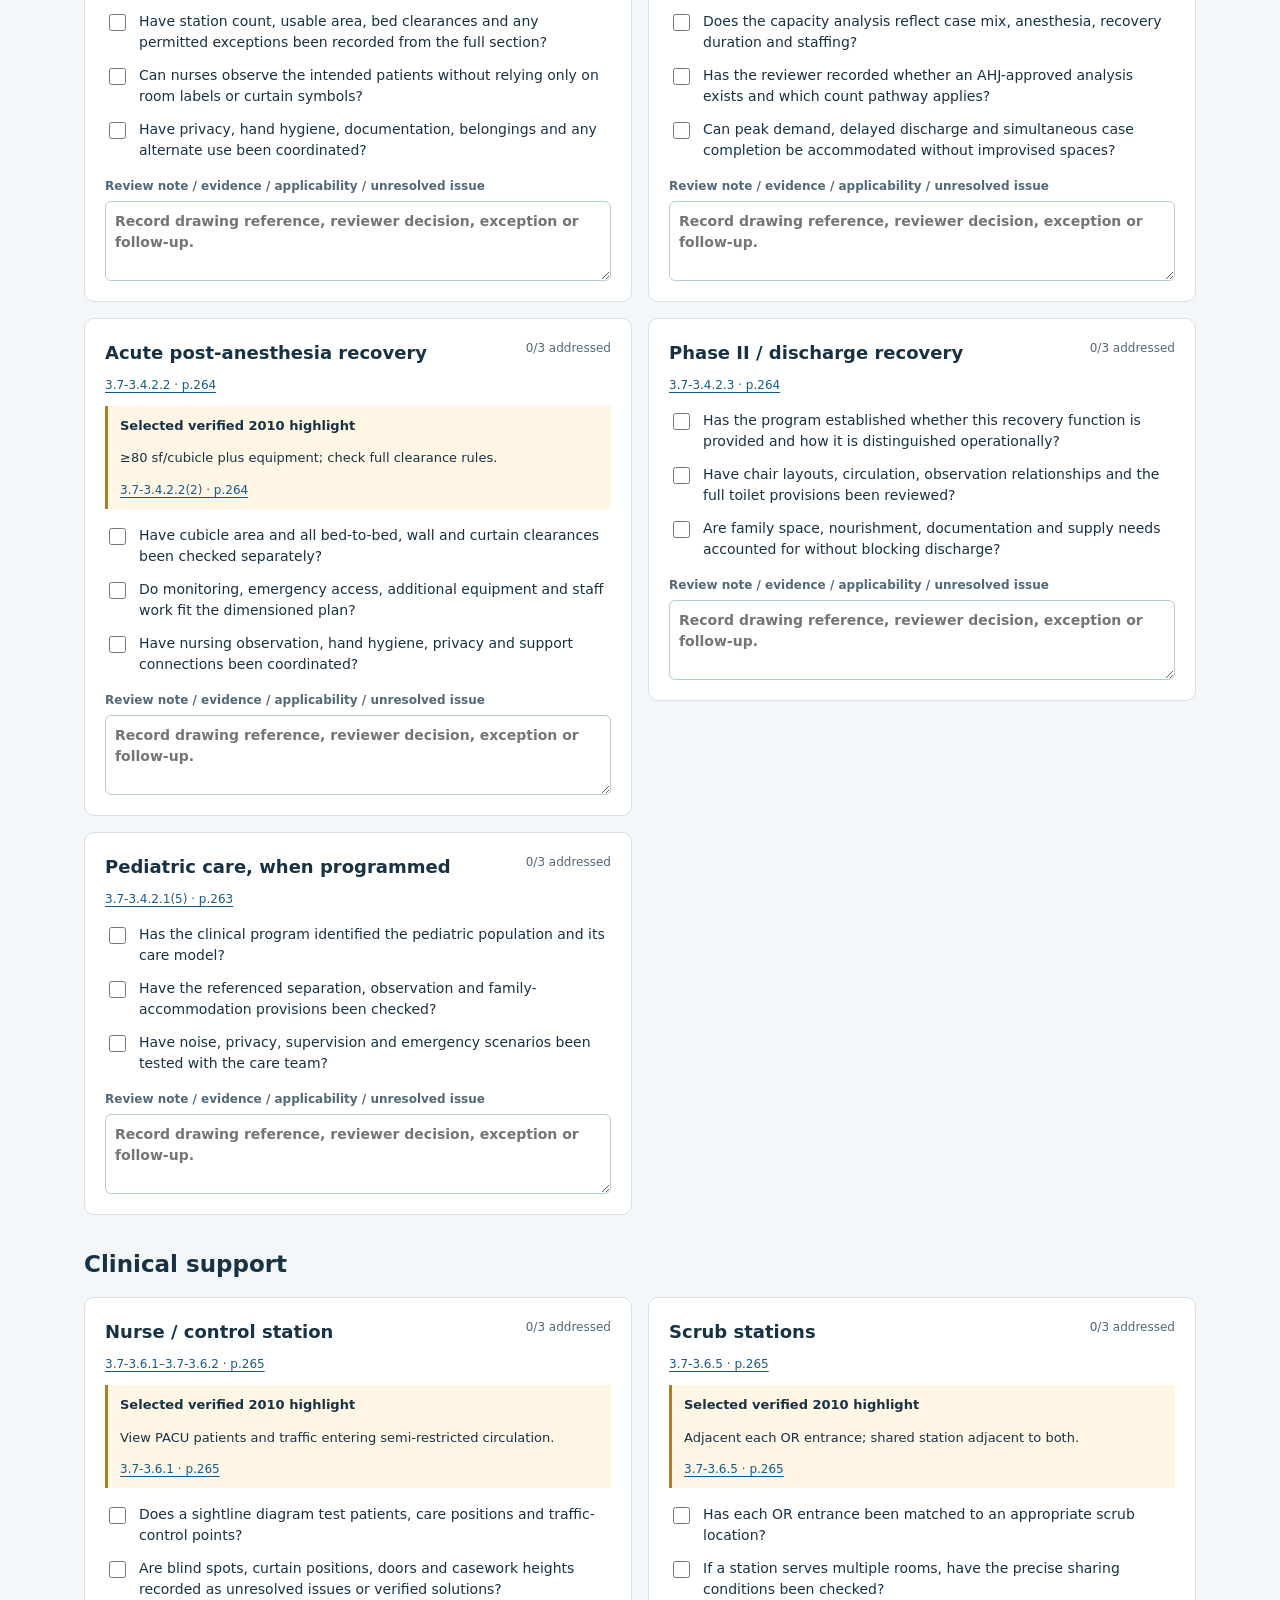
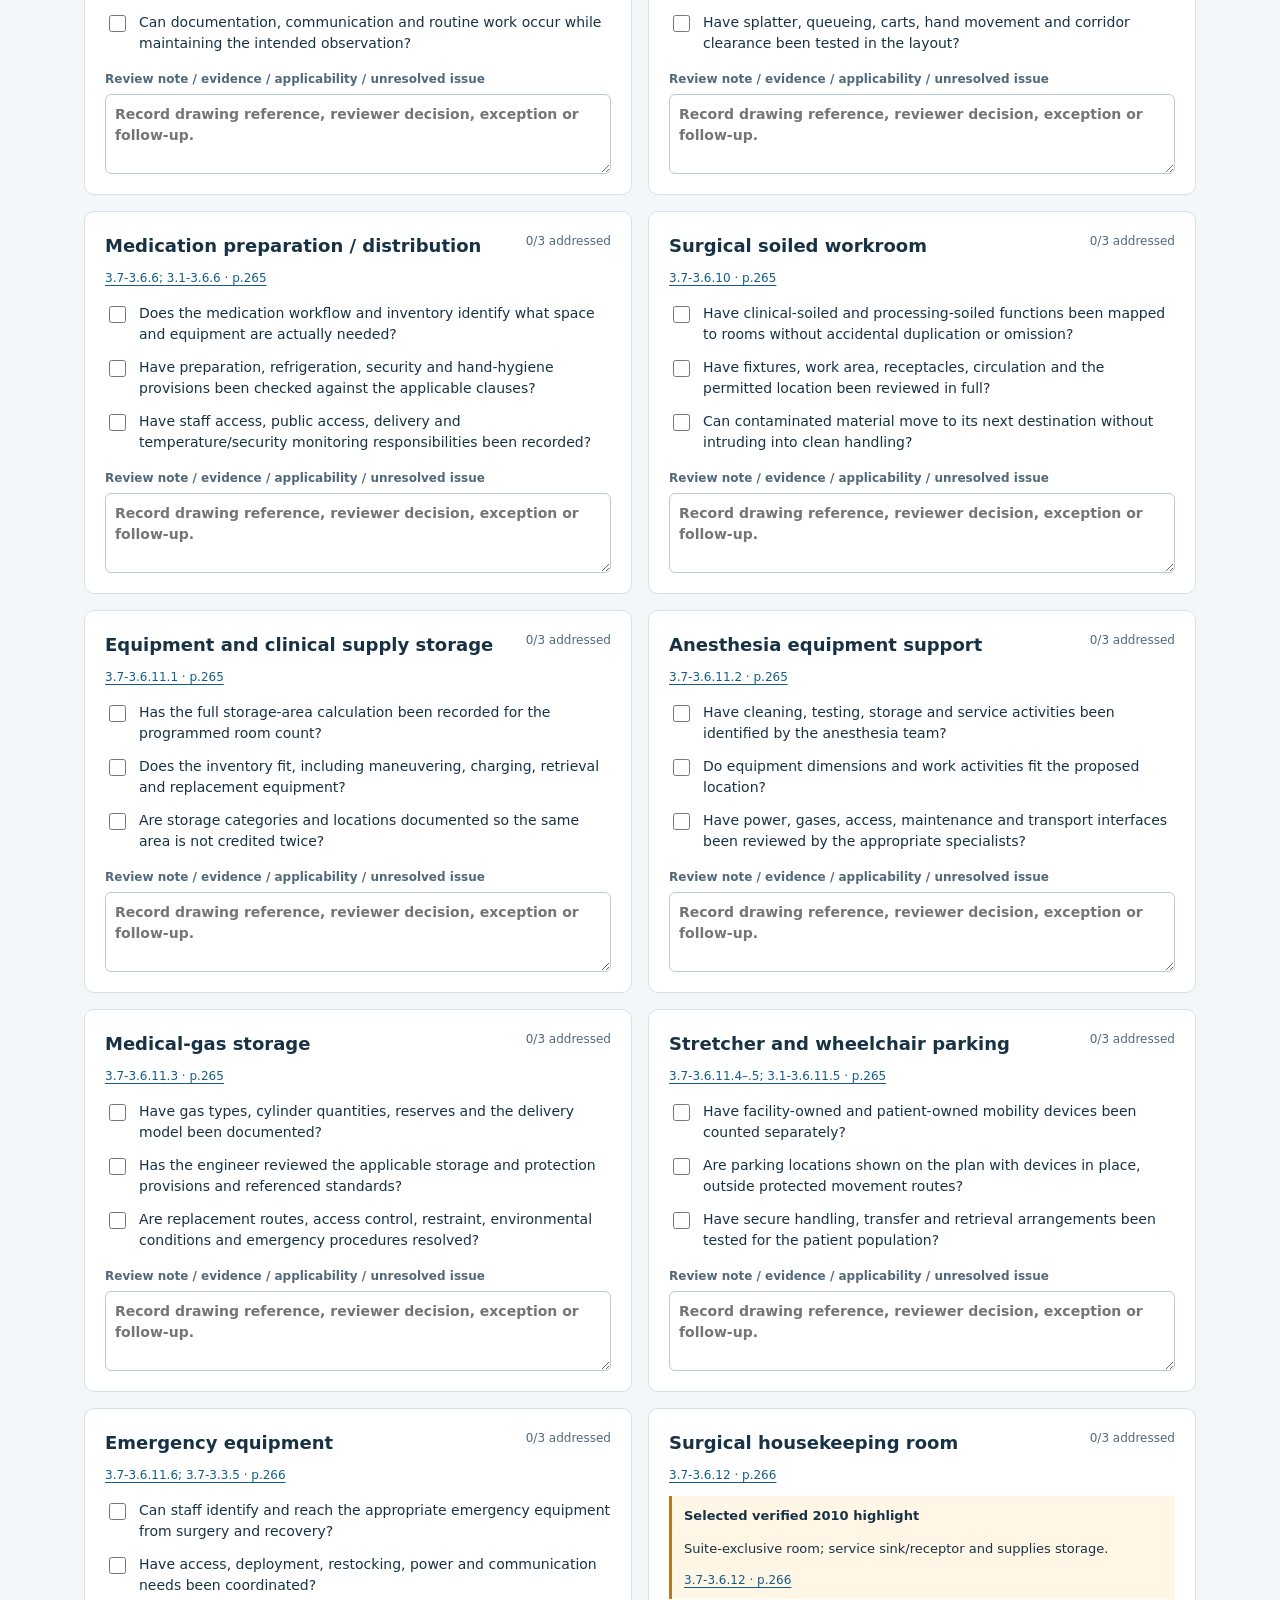
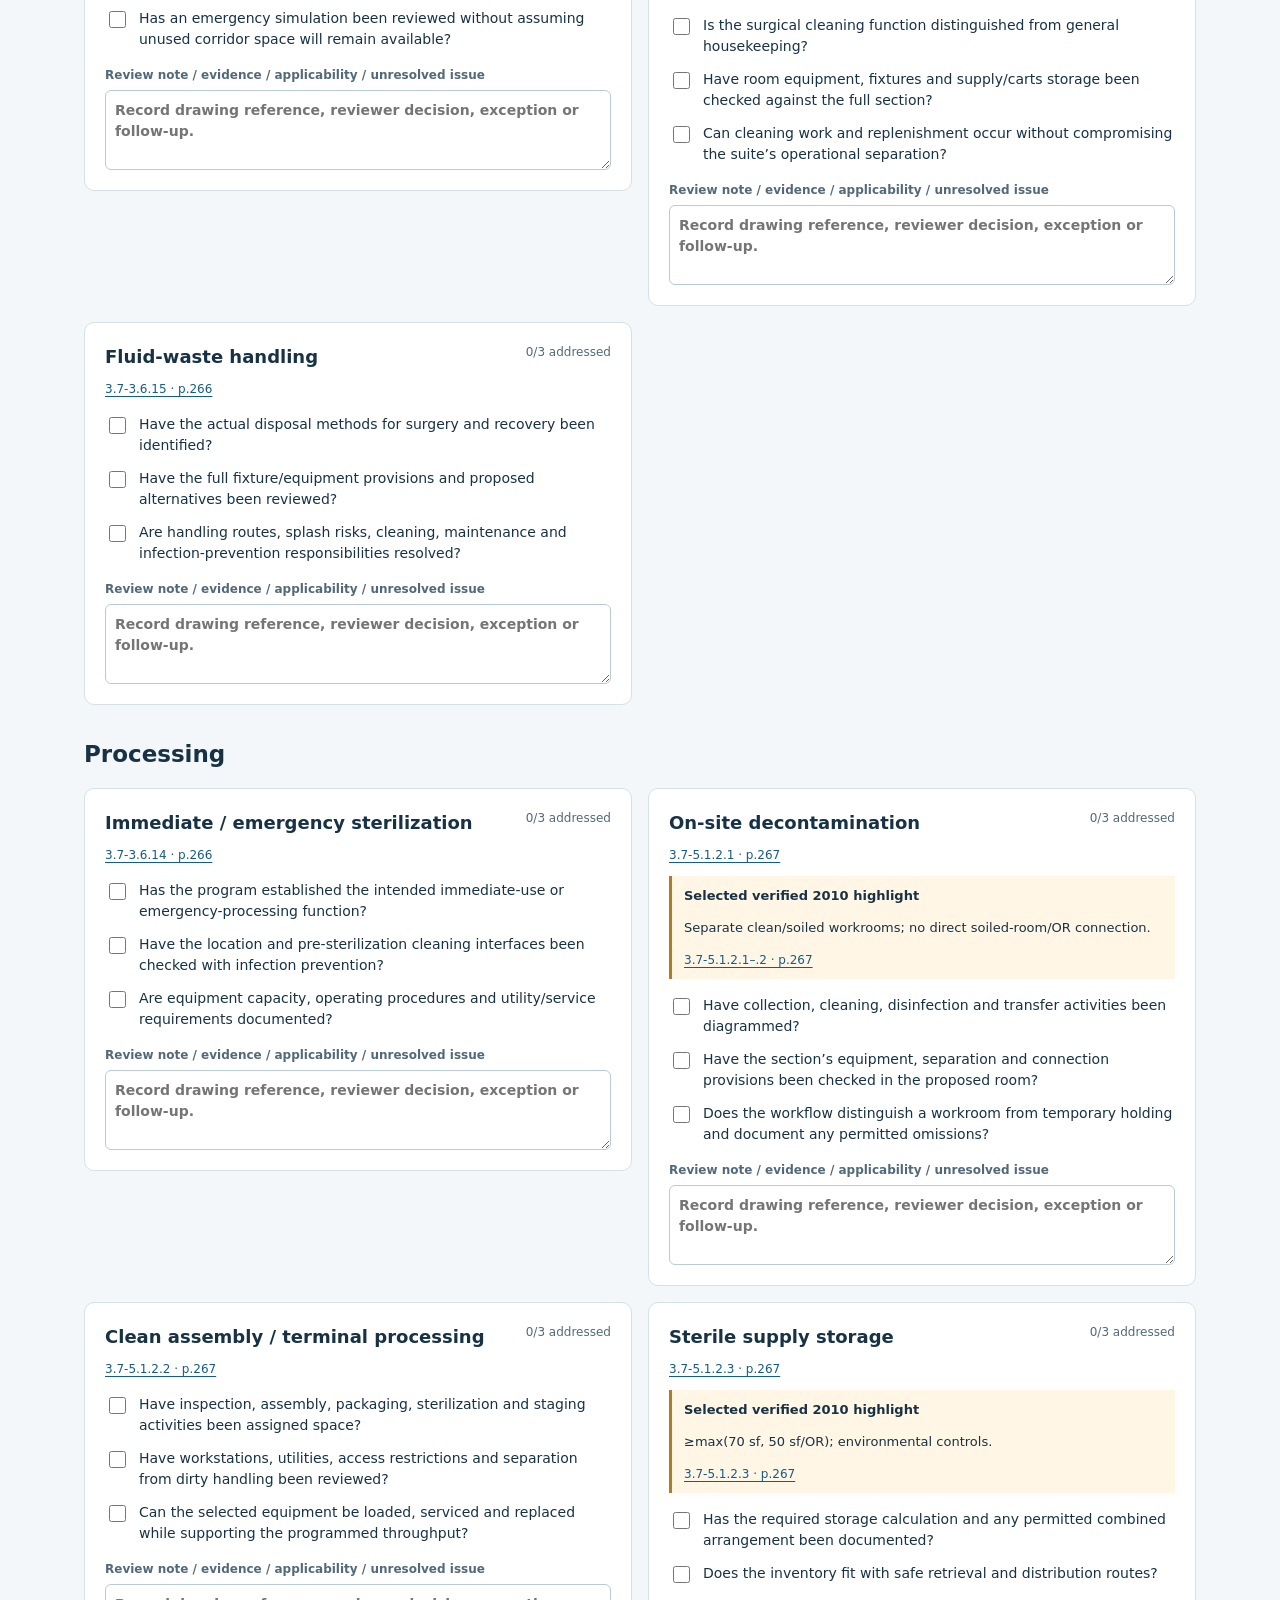
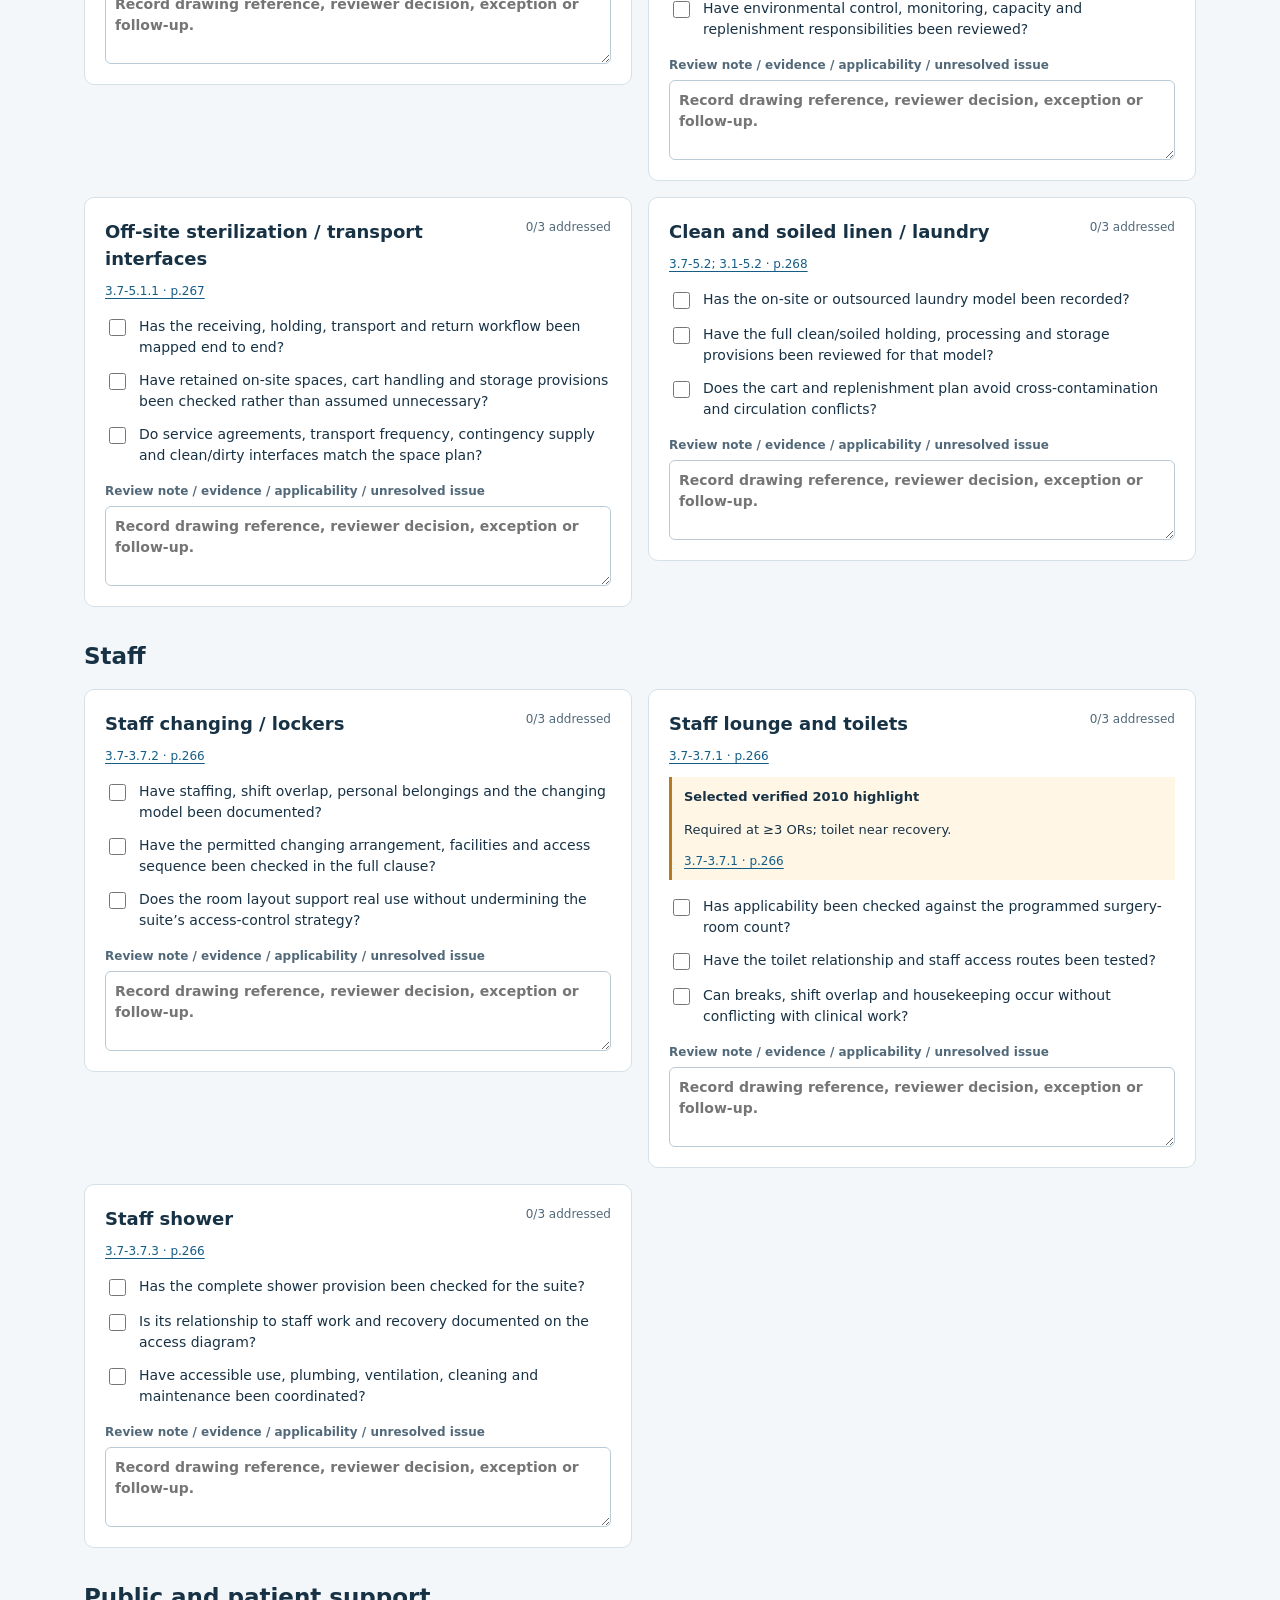
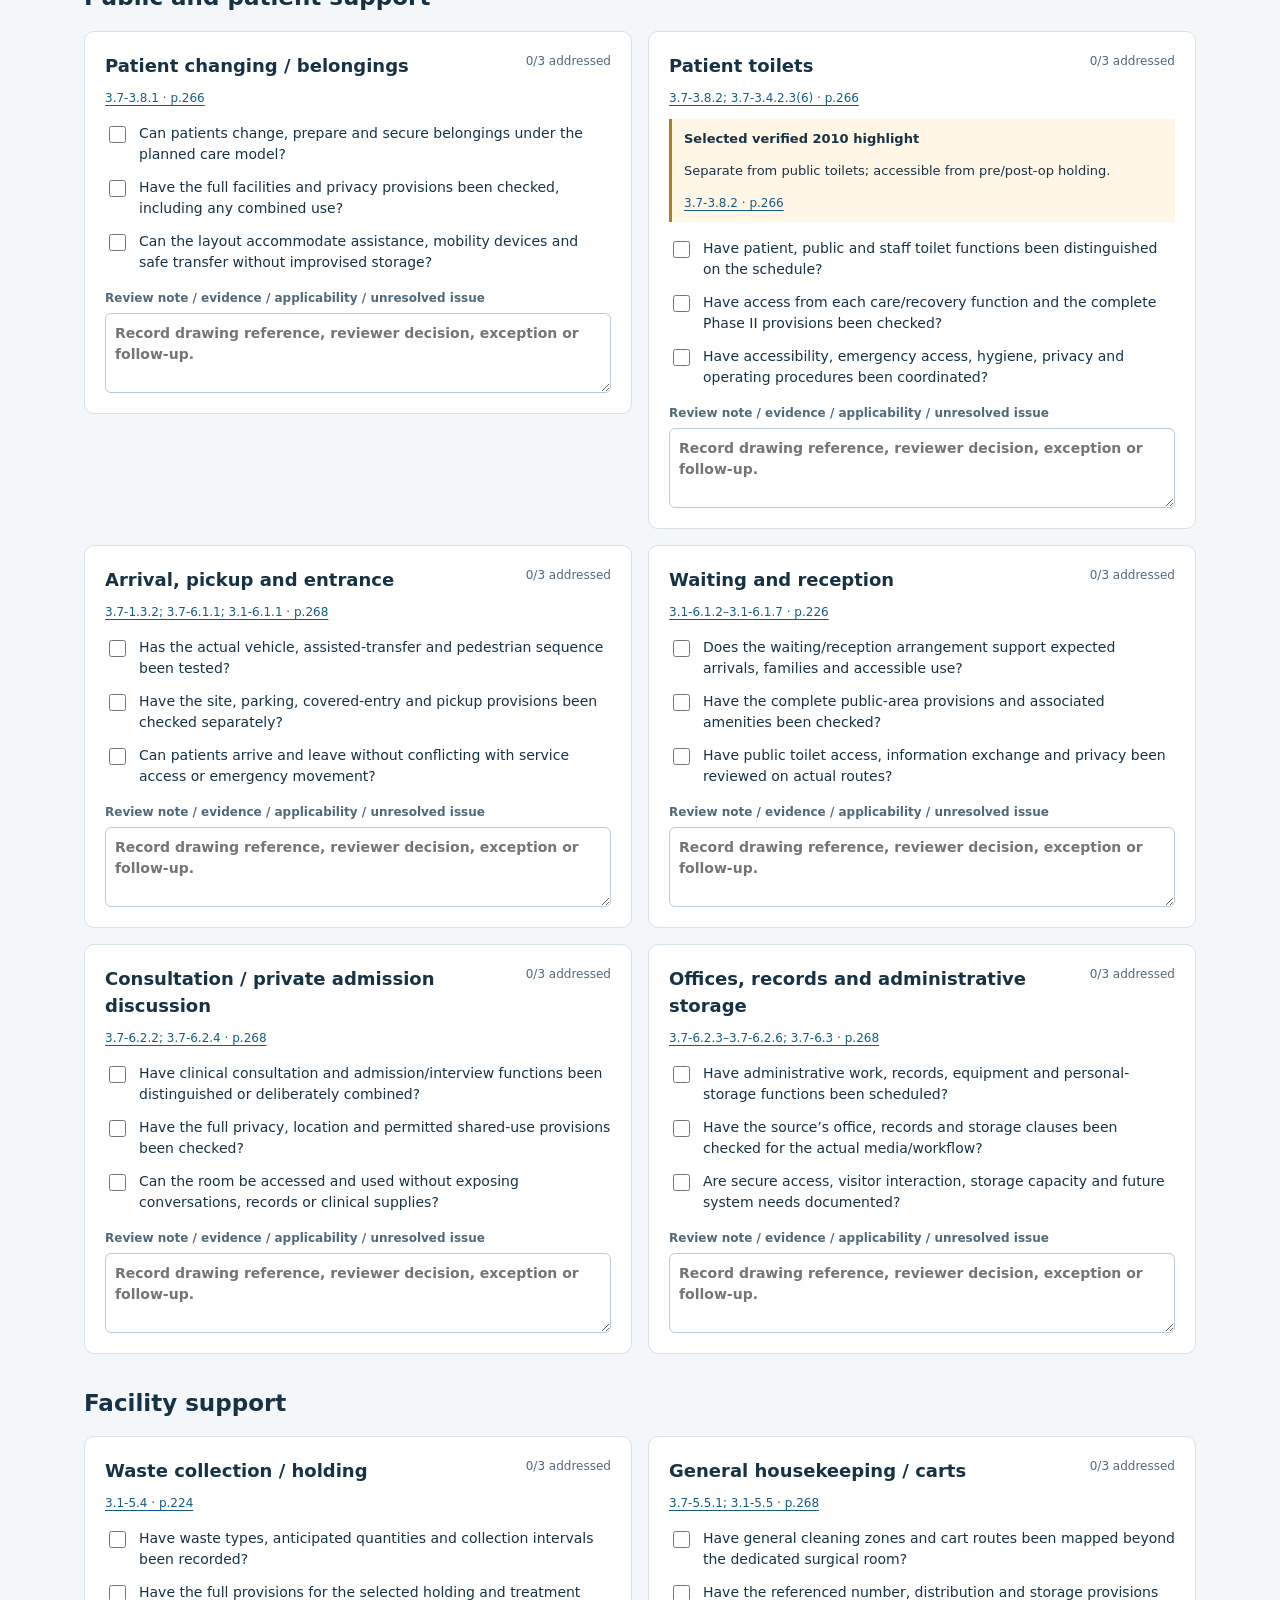
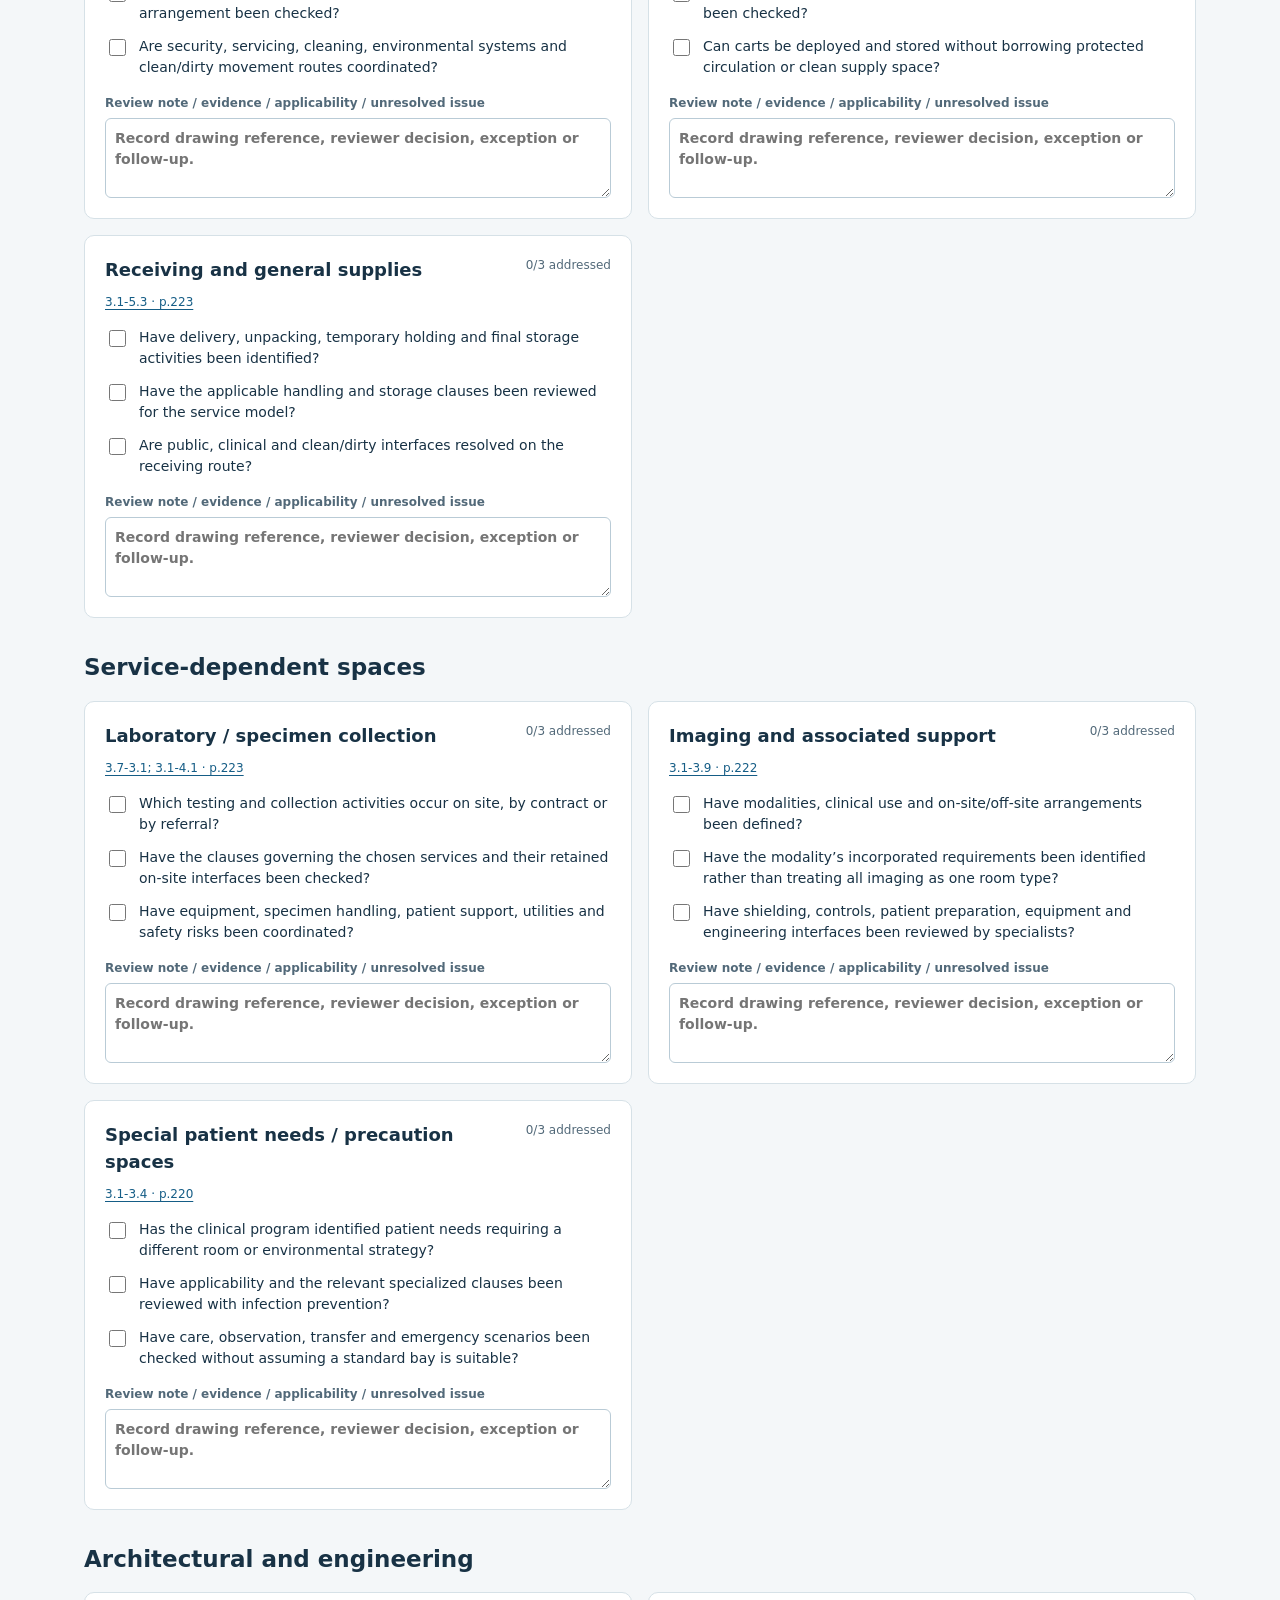
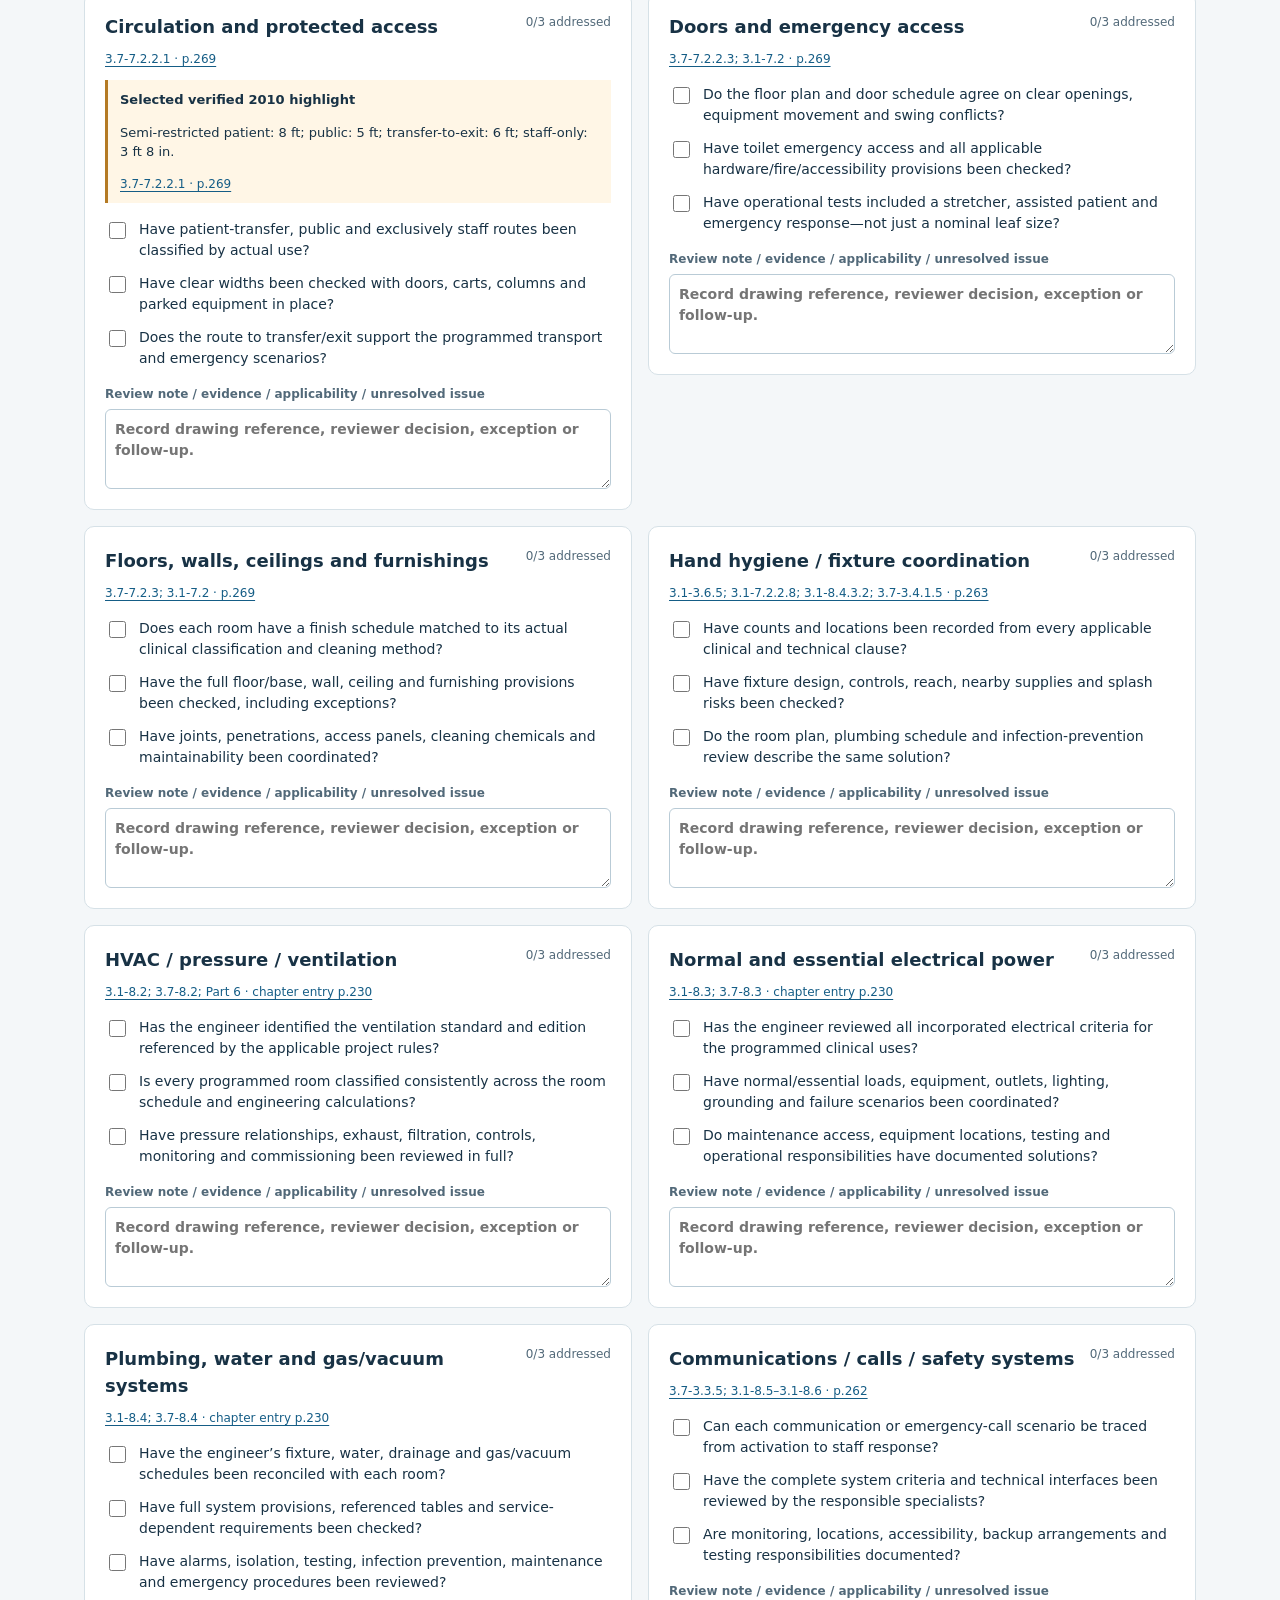
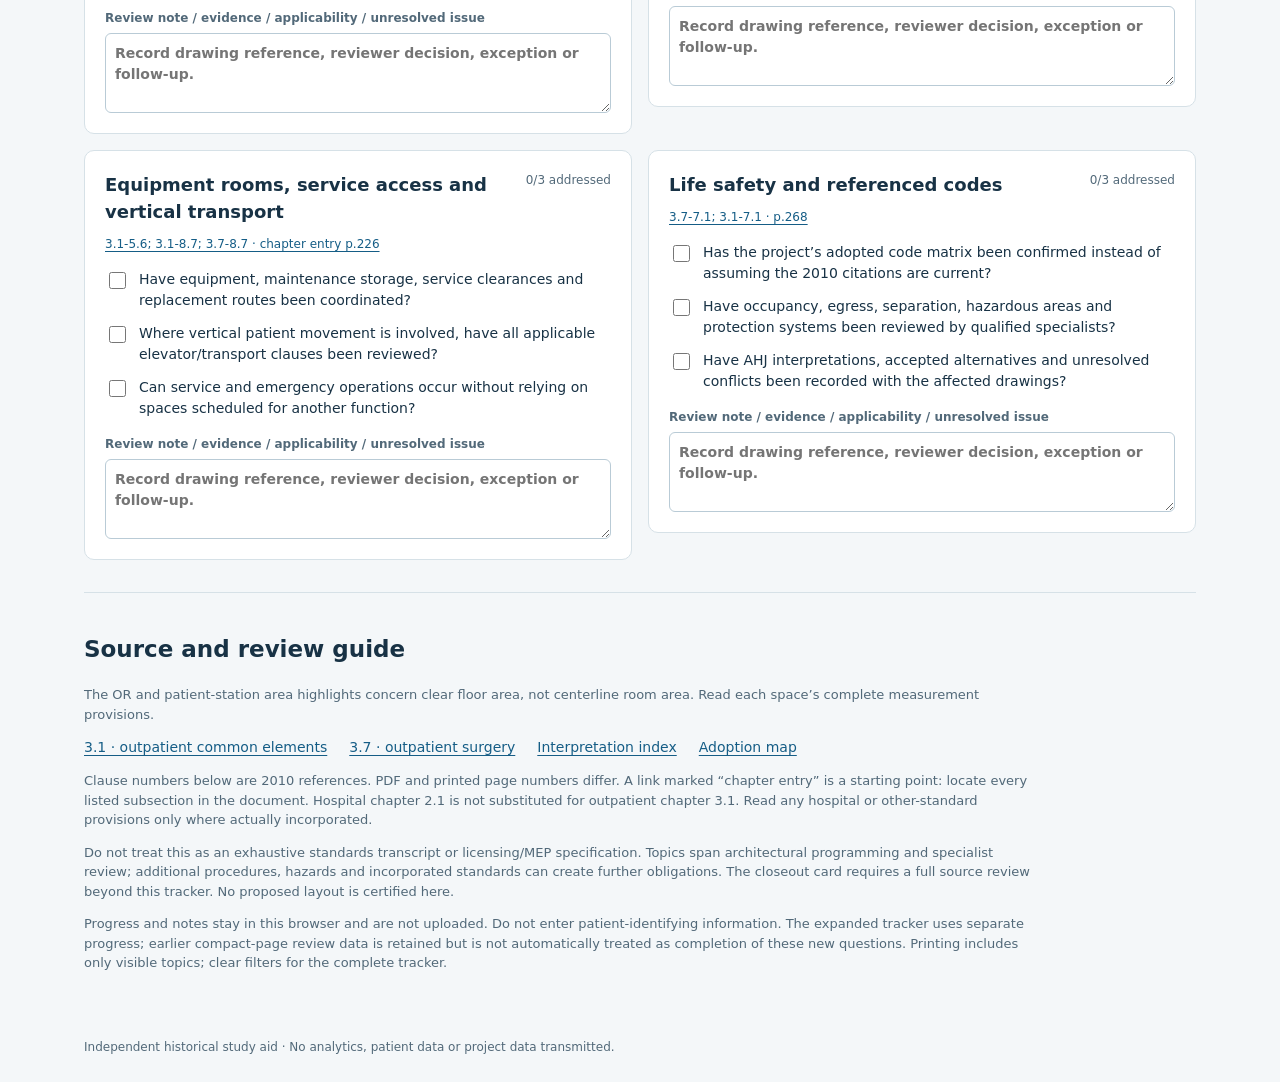
<file: fgi-checklist.html>
<!doctype html>
<html lang="en"><head><meta charset="utf-8"><meta name="viewport" content="width=device-width,initial-scale=1"><title>FGI 2010 ASC checklist</title><meta http-equiv="refresh" content="0;url=fgi-2010-checklist.html"><link rel="canonical" href="https://nwebiiie.github.io/testfit-light/fgi-2010-checklist.html"></head><body><p>This reference has moved to the <a href="fgi-2010-checklist.html">FGI 2010 ASC review checklist</a>.</p></body></html>
</file>
<file: styles.css>
:root{font-family:Arial,Helvetica,sans-serif;color:#233044;background:#e8edf2;font-size:14px;--accent:#235bb7;--line:#dbe1e8;--muted:#68768a}*{box-sizing:border-box}body{margin:0}button,input,select{font:inherit}button{background:white;color:inherit;border:1px solid #cbd4df;border-radius:6px;padding:9px 11px;cursor:pointer;min-height:36px}button:hover{background:#edf3fd;border-color:#8caad6}button:disabled{opacity:.4;cursor:default}button.active,.primary{background:var(--accent);color:white;border-color:var(--accent)}button:focus-visible,a:focus-visible,input:focus-visible,select:focus-visible{outline:3px solid #88afea;outline-offset:2px}header{height:82px;padding:15px 22px;display:flex;align-items:center;justify-content:space-between;gap:20px;background:#17283e;color:white}.brand{display:flex;align-items:center;gap:12px;flex-shrink:0}.brand-mark{font-size:40px;line-height:1;color:#9fc0ef}h1{font-size:23px;margin:0;font-weight:400;letter-spacing:-.5px}h1 strong{font-weight:700}.brand p{margin:5px 0 0;font-size:12px;color:#afc0d8}.header-actions{display:flex;gap:7px;align-items:center;overflow:auto}.header-actions button{white-space:nowrap;background:#263a54;color:#eaf1fb;border-color:#42546c}.divider{height:24px;border-left:1px solid #526379;margin:0 4px}main{height:calc(100dvh - 82px);display:grid;grid-template-columns:256px minmax(0,1fr) 292px;min-height:480px}aside{background:#fff;min-width:0;overflow:auto}.left{border-right:1px solid var(--line)}.right{border-left:1px solid var(--line)}section{min-width:0}aside section{padding:19px 17px;border-bottom:1px solid var(--line)}h2{font-size:15px;margin:0 0 14px}.eyebrow{font-size:11px;font-weight:700;letter-spacing:1.6px;color:#70849d;margin-bottom:9px}label{display:flex;flex-direction:column;gap:6px;font-size:12px;color:#566477;margin-bottom:12px}input,select{width:100%;min-width:0;border:1px solid #cbd4df;border-radius:5px;background:#fff;color:#233044;padding:9px;min-height:36px}input[type=checkbox]{width:16px;min-height:16px;height:16px;margin:0;accent-color:var(--accent)}input[type=color]{padding:3px;height:37px}input[type=range]{padding:0;accent-color:var(--accent);border:0;cursor:pointer}.check{flex-direction:row;align-items:center;gap:8px;font-size:13px}.two{display:grid;grid-template-columns:1fr 1fr;gap:10px}.wide{width:100%;display:flex;justify-content:space-between;align-items:center}.primary span{font-size:12px;color:#dce8fd}.hint{font-size:12px;line-height:1.5;color:var(--muted);margin:10px 0 0}.section-heading,.selection-tools{display:flex;align-items:center;justify-content:space-between;gap:8px}.section-heading h2{margin-bottom:10px}.section-heading output{font-size:12px;color:var(--muted)}.text-button{border:0;background:none;padding:0;min-height:28px;color:var(--accent);font-size:12px}.selection-tools .check{margin-bottom:0}.room-list{max-height:200px;overflow:auto;margin:10px -4px 0}.room-row{display:flex;gap:8px;align-items:center;padding:8px 6px;border:1px solid transparent;border-radius:5px}.room-row.active{background:#edf3fd;border-color:#b7ccec}.room-row button{border:0;background:none;min-height:30px;padding:2px;display:flex;flex:1;justify-content:space-between;align-items:center;text-align:left;gap:5px}.room-row button span{display:block;font-size:12px;color:var(--muted);margin-top:3px}.swatch{height:10px;width:10px;border-radius:2px;flex:none}.group-list{display:grid;gap:6px}.group-button{display:flex;justify-content:space-between;width:100%;text-align:left}.group-button small{color:var(--muted)}.workspace{min-width:0;display:flex;flex-direction:column;overflow:hidden}.toolbar{display:flex;flex-wrap:wrap;gap:12px;justify-content:space-between;align-items:center;background:#f7f9fc;padding:10px 12px;border-bottom:1px solid #cbd4df}.segmented{display:flex;gap:3px}.boundary-buttons{display:flex;gap:5px;flex-wrap:wrap}.toolbar button{font-size:12px;padding:7px 9px}.drawing{position:relative;flex:1;min-height:320px;overflow:hidden;background:#f8fafc}#plan{width:100%;height:100%;display:block;touch-action:none;user-select:none}.canvas-badge{position:absolute;left:17px;top:15px;font-size:10px;font-weight:bold;letter-spacing:1.2px;pointer-events:none;color:#465e7b}.canvas-badge span{margin-left:10px;color:#8797a9;font-weight:400}.zoom{position:absolute;bottom:16px;right:15px;display:flex;align-items:center;gap:7px;background:#fff;border:1px solid #ccd6e4;border-radius:8px;box-shadow:0 2px 8px #17283e12;padding:5px}.zoom button{min-height:30px;padding:4px 8px;border:0}.zoom input{width:80px;min-height:30px}.zoom output{font-size:11px;min-width:33px}.scale{position:absolute;left:18px;bottom:20px;pointer-events:none;font-size:10px;color:#738397}.scale span{display:block;border:solid #738397;border-width:0 1px 2px;height:6px}.scale label{font-size:10px;margin:4px 0 0}footer{display:flex;align-items:center;justify-content:space-between;gap:8px;padding:9px 12px;background:#fff;border-top:1px solid var(--line);font-size:12px;min-height:43px}footer p{margin:0;line-height:1.4}footer output{color:var(--muted);white-space:nowrap}.inspector-heading{padding:20px 17px 0}.inspector-heading h2{font-size:20px;margin:0}#inspector{padding:17px}.empty{padding:18px 0;color:var(--muted);line-height:1.55}.metric{background:#f2f5f9;padding:12px;border-radius:6px;margin-bottom:16px;display:flex;align-items:baseline;justify-content:space-between}.metric strong{font-size:25px;color:#263d5b}.metric span{font-size:12px;color:var(--muted)}.subheading{margin:22px 0 10px;font-size:12px;color:#5a6b81;letter-spacing:.8px;text-transform:uppercase}.side-list{display:grid;gap:5px}.side-button{display:flex;align-items:center;justify-content:space-between;text-align:left;font-size:12px;padding:8px}.side-button small{color:var(--muted);font-size:11px}.notice{padding:11px;background:#eaf1fc;border-left:3px solid var(--accent);font-size:12px;line-height:1.5;margin-bottom:16px}.warning{background:#fff6df;border-color:#d99b1d}.danger{color:#a02b36}.boundary-item{padding:10px 0;border-bottom:1px solid #e7ebf1;display:flex;align-items:center;gap:8px}.boundary-item div{flex:1}.boundary-item strong{font-size:12px}.boundary-item small{display:block;color:var(--muted);font-size:11px;margin-top:3px}.boundary-item button{font-size:12px;padding:5px;min-height:28px}.mobile-nav{display:none}.wall-hit{cursor:pointer}.room-hit{cursor:grab}.room-hit.locked{cursor:default}.room-hit:active{cursor:grabbing}[hidden]{display:none!important}
#corridorList{max-height:190px;overflow:auto;margin-top:12px}[data-corridor]{cursor:pointer}.corridor-section{border-top:1px solid var(--line)}
.door-symbol{cursor:grab}.door-symbol:active{cursor:grabbing}.door-hit:hover{stroke:#235bb729}.door-actions{margin:16px 0}.door-actions button{min-height:42px}#addHostedDoor{justify-content:center;min-height:42px}
.door-create{justify-content:center;min-height:42px;margin-bottom:16px}#addDoor{min-height:36px;font-weight:700}.wall-geometry{margin-top:22px}
.room-actions{margin-bottom:16px}.room-actions button{min-height:44px}.extension-controls{padding:14px 0;border-block:1px solid var(--line);margin-block:16px}.extension-controls h3{font-size:15px;margin:0 0 10px}.extension-controls .hint{margin-bottom:12px}.isolation-bar{position:absolute;z-index:2;left:14px;top:40px;display:flex;align-items:center;gap:12px;max-width:calc(100% - 28px);padding:6px 9px;background:#edf3fd;border:1px solid #8caad6;border-radius:7px;box-shadow:0 2px 8px #17283e18;font-size:12px}.isolation-bar span{overflow:hidden;text-overflow:ellipsis;white-space:nowrap}.isolation-bar button{white-space:nowrap;min-height:32px;font-size:12px}.corridor-edge-hit{cursor:move}.corridor-edge-hit:hover{stroke:#235bb738}
.wall-grip{cursor:move}.wall-hit.movable{cursor:var(--wall-cursor,move)}.wall-hit:hover{stroke:#235bb733}.wall-grip:hover circle{fill:#e5efff}#plan.panning,#plan.panning *{cursor:grabbing!important}#plan.drawing-path,#plan.drawing-path *{cursor:crosshair}#plan.panning.drawing-path,#plan.panning.drawing-path *{cursor:grabbing!important}.interaction-hint{margin:0;font-size:14px;line-height:1.4;color:#566477}.interaction-hint span{display:block;font-size:12px;color:#70849d}.interaction-hint .touch-pan-hint{display:none}@media(pointer:coarse){.interaction-hint .mouse-pan-hint{display:none}.interaction-hint .touch-pan-hint{display:block}}.wall-geometry{padding:0 0 18px;margin-bottom:18px;border-bottom:1px solid var(--line)}.wall-geometry h3{margin:0 0 8px;font-size:16px}.wall-geometry .hint{margin:8px 0 14px}.wall-geometry button{margin:0 0 14px;justify-content:center}
.corridor-row{display:flex;gap:6px;align-items:stretch;min-width:0}.corridor-row .side-button{min-width:0;flex:1;flex-direction:column;align-items:flex-start;gap:4px}.corridor-row .side-button span{max-width:100%;overflow-wrap:anywhere}.corridor-delete{flex:none;padding:8px;min-height:42px;font-size:13px}.corridor-delete-primary{margin-bottom:16px;border-color:#e0a5ab;justify-content:center}
.path-drawing-bar{position:absolute;z-index:3;left:50%;top:46px;transform:translateX(-50%);max-width:calc(100% - 20px);display:flex;align-items:center;gap:10px;padding:7px 9px;background:#fff;border:1px solid #8caad6;border-radius:8px;box-shadow:0 3px 12px #17283e22}.path-drawing-bar span{font-size:13px}.path-drawing-bar button{white-space:nowrap;min-height:42px}#resumeDrawing{margin-top:8px}#alignEdges{margin-bottom:10px}
@media(min-width:1600px){main{grid-template-columns:280px minmax(0,1fr) 320px}body{font-size:15px}label{font-size:13px}}
@media(max-width:1100px){main{grid-template-columns:220px minmax(0,1fr) 245px}.toolbar{gap:6px}.toolbar button{padding:7px 6px}aside section,#inspector{padding:15px 12px}.zoom input{width:55px}header{padding:12px}h1{font-size:20px}.header-actions{gap:4px}.header-actions button{padding:8px}}
@media(max-width:800px){header{height:auto;min-height:110px;align-items:flex-start;flex-direction:column;gap:12px}.header-actions{width:100%;padding-bottom:3px}main{height:auto;min-height:0;display:flex;flex-direction:column}.workspace{order:0;height:70dvh;min-height:430px}.left{order:1}.right{order:2}.left,.right{overflow:visible;border:0}.left{display:grid;grid-template-columns:1fr 1fr}.right{display:grid;grid-template-columns:1fr 1fr}.inspector-heading{grid-column:1/-1}.boundary-list-section{border-left:1px solid var(--line)}.zoom input{width:70px}.drawing{min-height:290px}footer{font-size:11px}footer output{display:none}.mobile-nav{display:flex;position:fixed;bottom:0;left:0;right:0;background:#17283e;z-index:10;padding:12px;justify-content:space-around}.mobile-nav a{color:#fff;text-decoration:none;padding:2px 20px}body{padding-bottom:52px}button{min-height:42px}label{font-size:14px}input,select{min-height:42px}}
@media(max-width:480px){.left,.right{display:block}.scale{bottom:67px}.toolbar{padding:8px}.zoom{right:8px;bottom:10px}.brand-mark{font-size:32px}.boundary-list-section{border:0}}
#boundaryPointsEditor{margin-bottom:18px}#boundaryPointsEditor summary{cursor:pointer;font-weight:600}#boundaryPointsEditor label{margin-top:12px}#boundaryPoints{width:100%;resize:vertical;min-height:120px;border:1px solid #cbd4df;border-radius:5px;padding:9px;font:12px/1.5 monospace;color:#233044;background:#fff}#boundaryPoints:focus-visible{outline:3px solid #88afea;outline-offset:2px}#boundaryPointsPreview{margin-top:10px}
.client-palette{position:absolute;z-index:2;bottom:65px;right:15px;display:flex;align-items:center;gap:5px;max-width:calc(100% - 30px);background:#fff;border:1px solid #ccd6e4;border-radius:8px;box-shadow:0 2px 8px #17283e12;padding:7px}.client-palette>span{font-size:11px;margin-right:3px;white-space:nowrap}.client-palette button{background:var(--chip);border:1px solid #8a98a8;border-radius:4px;padding:0;min-height:23px;height:23px;width:23px;flex:none}.client-palette button:disabled{opacity:1;cursor:default}.client-palette button:not(:disabled):hover{outline:2px solid #235bb7;outline-offset:1px}.selection-tools{margin-top:14px}#renumberRooms.active{background:#235bb7;color:white}aside details{padding-top:10px}aside summary{cursor:pointer;font-size:12px;font-weight:600;margin-bottom:12px}#bulkColumns{width:100%;padding:8px;font:12px/1.5 monospace;border:1px solid #cbd4df;border-radius:5px;resize:vertical}#projectNote:empty{display:none}
@media(max-width:480px){.client-palette{right:8px;bottom:63px;gap:4px;padding:6px;max-width:calc(100% - 16px)}.client-palette button{width:22px;height:26px;min-height:26px}.scale{bottom:103px}}
#studyAdvice{margin-top:16px;font-size:13px;line-height:1.5}#studyAdvice details{margin:12px 0}#studyAdvice summary{cursor:pointer;font-weight:600}.study-summary{color:#263c55}.study-comparison{display:grid;gap:4px;padding:10px 0;border-bottom:1px solid #d9e1e8}.study-comparison span{color:#526980}.study-legend{display:grid;gap:7px;padding:12px 0}.study-legend span{display:flex;align-items:center;gap:8px}.study-legend i{width:16px;height:16px;border:1px solid #80909b;border-radius:3px}.column-item{padding:12px 0;border-bottom:1px solid #d9e1e8}.column-item .two{margin-bottom:6px}#columnForm{padding-top:14px}
#pdfDialog{width:min(440px,calc(100vw - 32px));max-height:calc(100dvh - 32px);overflow:auto;border:1px solid #ccd6e4;border-radius:12px;padding:24px;color:#233044;box-shadow:0 20px 70px #17283e40}#pdfDialog::backdrop{background:#17283e66}#pdfDialog h2{font-size:20px;margin-bottom:20px}#pdfSheet{font-size:13px;line-height:1.5}.pdf-actions{display:flex;justify-content:flex-end;gap:8px;margin-top:20px}#pdfError:empty{display:none}.zoom output{min-width:65px;white-space:nowrap}.scale{font-variant-numeric:tabular-nums}.scale label{white-space:nowrap}
</file>
